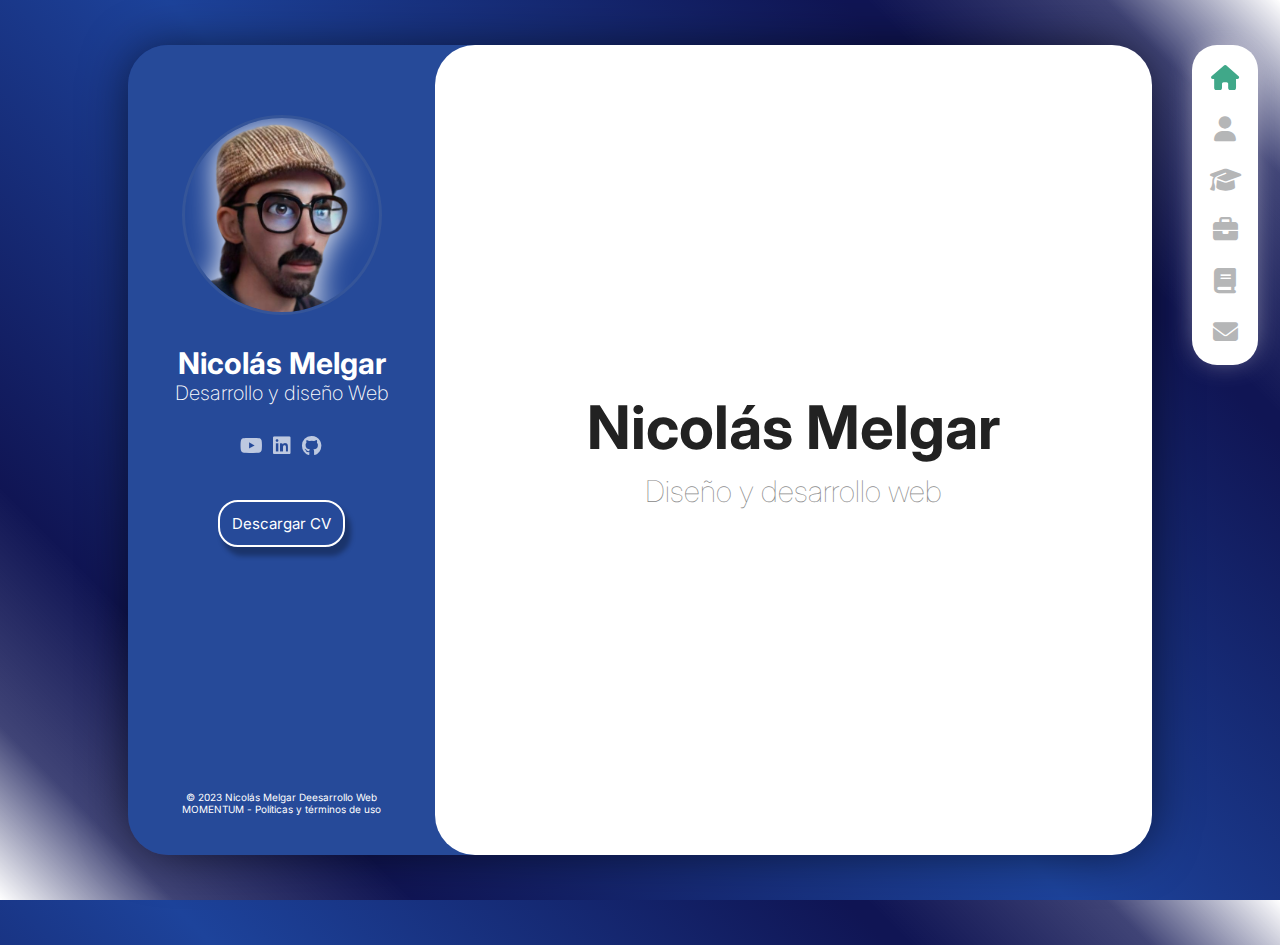
<file: index.html>
<!DOCTYPE html>
<html lang="es">

<head>
    <!-- CARACTER Y ESCALA -->
    <meta charset="UTF-8">
    <meta name="viewport" content="width=device-width, initial-scale=1, maximum-scale=1">
    <meta http-equiv="X-UA-Compatible" content="IE=edge">

    <!-- DESCRIPPCIÓN Y KEYWORDS -->
    <meta name="description" content="Sitio de Nicolás Melgar dedicado al diseño y desarrollo web como Front End">
    <meta name="keywwords"
        content="NICOLAS, MELGAR, NICOLAS MELGAR, FRONT END, FRONTEND, DISEÑO WEB, DESARROLLO WEB, HTML, CSS, JAVASCRIPT, JAVA, SASS, BOOTSTRAP, GIT">

    <!-- Google / Search Engine Tags -->
    <meta itemprop="name" content="Nicolas Melgar Desarrollo Web">
    <meta itemprop="description" content="Sitio de Nicolás Melgar dedicado al diseño y desarrollo web como Front End">
    <meta itemprop="image" content="assets\img\LentesSF.png">

    <!-- Facebook Meta Tags -->
    <meta property="og:url" content="https://nicolasmelgar.github.io/Portafolio">
    <meta property="og:type" content="website">
    <meta property="og:title" content="N/M Desarrollo Web">
    <meta property="og:description"
        content="Sitio de Nicolás Melgar dedicado al diseño y desarrollo web como Front End">
    <meta property="og:image" content="assets\img\LentesSF.png">

    <!-- Twitter Meta Tags -->
    <meta name="twitter:card" content="summary_large_image">
    <meta name="twitter:title" content="N/M Desarrollo Web">
    <meta name="twitter:description"
        content="Sitio de Nicolás Melgar dedicado al diseño y desarrollo web como Front End">
    <meta name="twitter:image" content="assets\img\LentesSF.png">


    <!-- Insignia Linkedin -->
    <script src="https://platform.linkedin.com/badges/js/profile.js" async defer type="text/javascript"></script>

    <!-- FAVICON -->
    <link rel="shortcut icon" href="./assets/img/LogoNMcuadrado.png" type="image/x-icon">

    <!-- FONTAWERSOME directo asseets -->
    <link rel="stylesheet" href="assets/fonts/fontawesome-free-6.4.0-web/fontawesome-free-6.4.0-web/css/all.min.css">

    <!-- Hoja estilos CSS -->
    <link rel="stylesheet" href="./assets/css/estilo.css">

    <!-- Font-family:  Inter -->
    <style>
        @import url('https://fonts.googleapis.com/css2?family=Inter:wght@200;400&display=swap');
    </style>

    <!-- Mi JS para menú -->
    <script src="assets/js/menu.js" defer> </script>

    <!-- TITULO -->
    <title>N/M Desarrollo Web</title>

</head>

<body>

    <!-- <div class="badge-base LI-profile-badge" data-locale="es_ES" data-size="medium" data-theme="dark" data-type="VERTICAL" data-vanity="nicolás-melgar" data-version="v1"><a class="badge-base__link LI-simple-link" href="https://ar.linkedin.com/in/nicol%C3%A1s-melgar?trk=profile-badge">Nicolás Melgar</a></div> -->
            
    <div class="layout">

        <!-- Barra lateral (info usuario) -->
        <aside class="layout__aside">

            <section class="aside__user-info">

                <!-- Información general de usuario -->
                <div class="user-info__general">
                    <div class="user-info__container-imagen">
                        <img class="user-info__imagen" src="assets/img/LentesSF.png" alt="Nicolas Melgar desarrollador web">
                    </div>

                    <h2 class="user-info__nombre">Nicolás Melgar</h2>
                    <h4 class="user-info__trabajo">Desarrollo y diseño Web</h4>
                </div>

                <!-- Menú de navegación -->
                <nav class="layout__menu">
                    <ul class="menu__list">
                        <li class="menu__option">
                            <a href="index.html" id="bloqueo-inicio">
                                <i class="menu__icon fa-solid fa-house"></i>
                                <span class="menu__overlay">Inicio</span>
                            </a>
                        </li>

                        <li class="menu__option">
                            <a href="./assets/pages/sobreMi.html">
                                <i class="menu__icon fa-solid fa-user"></i>
                                <span class="menu__overlay">Sobre Mi</span>
                            </a>
                        </li>

                        <li class="menu__option">
                            <a href="./assets/pages/estudios.html">
                                <i class="menu__icon fa-solid fa-graduation-cap"></i>
                                <span class="menu__overlay">Estudios</span>
                            </a>
                        </li>

                        <li class="menu__option">
                            <a href="./assets/pages/portafolio.html">
                                <i class="menu__icon fa-solid fa-briefcase"></i>
                                <span class="menu__overlay">Portafolio</span>
                            </a>
                        </li>

                        <li class="menu__option">
                            <a href="./assets/pages/blog.html">
                                <i class="menu__icon fa-solid fa-book"></i>
                                <span class="menu__overlay">Recursos</span>
                            </a>
                        </li>

                        <li class="menu__option">
                            <a href="./assets/pages/contacto.html">
                                <i class="menu__icon fa-solid fa-envelope"></i>
                                <span class="menu__overlay">Contacto</span>
                            </a>
                        </li>
                    </ul>

                </nav>
                <!--  Iconos de redes sociales-->
                <div class="user-info__links">
                    <ul class="links__social">
                        <li class="social_option">
                            <a href="https://www.youtube.com/channel/UCL3P7mSnAlcI4cWkn4Hp_7Q" class="social__link"
                                target="_blank">
                                <i class="social__icon-Y fa-brands fa-youtube"></i>
                            </a>
                        </li>

                        <li class="social_option">
                            <a href="https://www.linkedin.com/in/nicol%C3%A1s-melgar/" class="social__link"
                                target="_blank">
                                <i class="social__icon-L fa-brands fa-linkedin"></i>
                            </a>
                        </li>

                        <li class="social_option">
                            <a href="https://github.com/NicolasMelgar" class="social__link" target="_blank">
                                <i class="social__icon-G fa-brands fa-github"></i>
                            </a>
                        </li>
                    </ul>
                </div>


                <!-- Botón de descargar currículum-->
                <div class="user-info__buttons">
                    <a href="assets\doc\CV-Nicolas-Melgar.pdf" target="_blank" class="user-info__btn">Descargar CV</a>
                </div>


                <!-- Footer -->
                <footer class="user-info__footer">
                    <a class="user-info__politicas" href="./assets/pages/politicas.html">
                        &copy; 2023 Nicolás Melgar Deesarrollo Web <br>
                        MOMENTUM - Políticas y términos de uso
                    </a>
                </footer>

            </section>
        </aside>

        <!-- Menu responsive -->
        <div class="layout__menu-toggle">
            <i class="menu-toggle__icon fa-solid fa-bars"></i>
            <i class="menu-toggle__icon fa-solid fa-xmark"></i>
        </div>

        <!-- Contenido principal -->
        <main class="layout__content">
            <section class="content__page">
                <h1 class="page__name">Nicolás Melgar</h1>
                <h2 class="page__job">Diseño y desarrollo web</h2>
            </section>
        </main>
    </div>

</body>

</html>
</file>
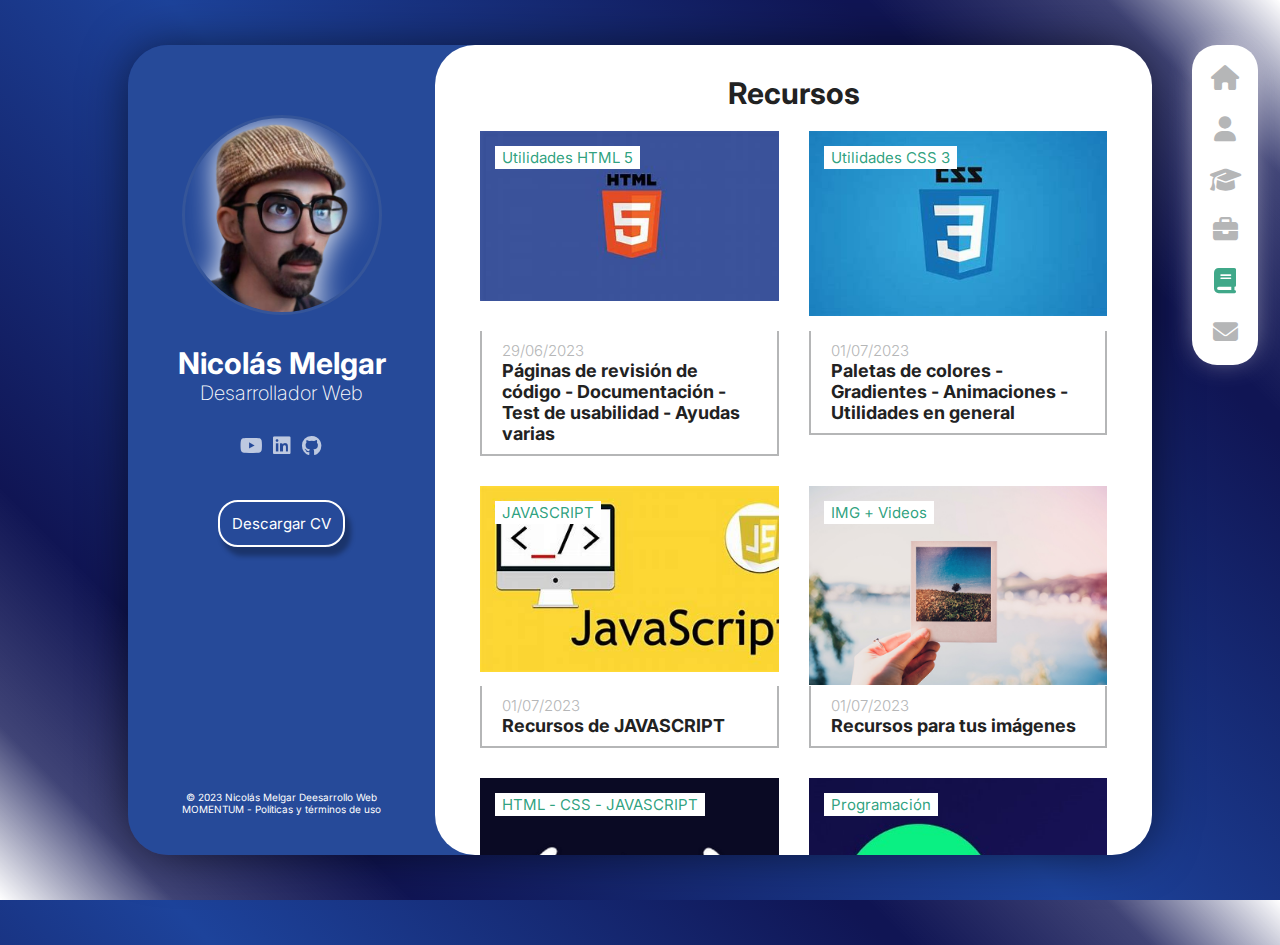
<file: assets/pages/blog.html>
<!DOCTYPE html>
<html lang="es">

<head>
    <!-- CARACTER Y ESCALA -->
    <meta charset="UTF-8">
    <meta name="viewport" content="width=device-width, initial-scale=1, maximum-scale=1">
    <meta http-equiv="X-UA-Compatible" content="IE=edge">

    <!-- DESCRIPPCIÓN Y KEY WORDS -->
    <meta name="description" content="Sitio de Nicolás Melgar dedicado al diseño y desarrollo web como Front End">
    <meta name="keywwords"
        content="FONTEND, FRONT END, DISEÑO WEB, DESARROLLO WEB, HTML, CSS, JAVASCRIPT, JAVA, SASS, BOOTSTRAP, GIT">

            <!-- Google / Search Engine Tags -->
    <meta itemprop="name" content="Nicolas Melgar Desarrollo Web">
    <meta itemprop="description" content="Sitio de Nicolás Melgar dedicado al diseño y desarrollo web como Front End">
    <meta itemprop="image" content="assets\img\LentesSF.png">

    <!-- Facebook Meta Tags -->
    <meta property="og:url" content="https://nicolasmelgar.github.io/Portafolio">
    <meta property="og:type" content="website">
    <meta property="og:title" content="N/M Desarrollo Web">
    <meta property="og:description"
        content="Sitio de Nicolás Melgar dedicado al diseño y desarrollo web como Front End">
    <meta property="og:image" content="assets\img\LentesSF.png">

    <!-- Twitter Meta Tags -->
    <meta name="twitter:card" content="summary_large_image">
    <meta name="twitter:title" content="N/M Desarrollo Web">
    <meta name="twitter:description"
        content="Sitio de Nicolás Melgar dedicado al diseño y desarrollo web como Front End">
    <meta name="twitter:image" content="assets\img\LentesSF.png">
    
    <!-- FAVICON -->
    <link rel="shortcut icon" href="./assets/img/LogoNMcuadrado.png" type="image/x-icon">

    <!-- FONTAWERSOME directo asseets -->
    <link rel="stylesheet" href="../fonts/fontawesome-free-6.4.0-web/fontawesome-free-6.4.0-web/css/all.min.css">

    <!-- Hoja estilos CSS -->
    <link rel="stylesheet" href="../css/estilo.css">

    <!-- Font-family:  Inter -->
    <style>
        @import url('https://fonts.googleapis.com/css2?family=Inter:wght@200;400&display=swap');
    </style>

    <!-- Mi JS para menú -->
    <script src="../js/menu.js" defer> </script>

    <!-- TITULO -->
    <title>N/M Desarrollo Web</title>

</head>

<body>
    <div class="layout">

        <!-- Barra lateral (info usuario) -->
        <aside class="layout__aside">

            <section class="aside__user-info">

                <!-- Información general de usuario -->
                <div class="user-info__general">
                    <div class="user-info__container-imagen">
                        <img class="user-info__imagen" src="../img/LentesSF.png" alt="Nicolas Melgar desarrollador web">
                    </div>

                    <h2 class="user-info__nombre">Nicolás Melgar</h2>
                    <h4 class="user-info__trabajo">Desarrollador Web</h4>
                </div>

                <!-- Menú de navegación -->
                <nav class="layout__menu">
                    <ul class="menu__list">
                        <li class="menu__option">
                            <a href="../../index.html">
                                <i class="menu__icon fa-solid fa-house"></i>
                                <span class="menu__overlay">Inicio</span>
                            </a>
                        </li>

                        <li class="menu__option">
                            <a href="sobreMi.html">
                                <i class="menu__icon fa-solid fa-user"></i>
                                <span class="menu__overlay">Sobre Mi</span>
                            </a>
                        </li>

                        <li class="menu__option">
                            <a href="estudios.html">
                                <i class="menu__icon fa-solid fa-graduation-cap"></i>
                                <span class="menu__overlay">Estudios</span>
                            </a>
                        </li>

                        <li class="menu__option">
                            <a href="portafolio.html">
                                <i class="menu__icon fa-solid fa-briefcase"></i>
                                <span class="menu__overlay">Portafolio</span>
                            </a>
                        </li>

                        <li class="menu__option">
                            <a href="blog.html" id="bloqueo-blog">
                                <i class="menu__icon fa-solid fa-book"></i>
                                <span class="menu__overlay">Recursos</span>
                            </a>
                        </li>

                        <li class="menu__option">
                            <a href="contacto.html">
                                <i class="menu__icon fa-solid fa-envelope"></i>
                                <span class="menu__overlay">Contacto</span>
                            </a>
                        </li>
                    </ul>

                </nav>
                <!--  Iconos de redes sociales-->
                <div class="user-info__links">
                    <ul class="links__social">
                        <li class="social_option">
                            <a href="https://www.youtube.com/channel/UCL3P7mSnAlcI4cWkn4Hp_7Q" class="social__link"
                                target="_blank">
                                <i class="social__icon-Y fa-brands fa-youtube"></i>
                            </a>
                        </li>

                        <li class="social_option">
                            <a href="https://www.linkedin.com/in/nicol%C3%A1s-melgar-6b9960270/" class="social__link"
                                target="_blank">
                                <i class="social__icon-L fa-brands fa-linkedin"></i>
                            </a>
                        </li>

                        <li class="social_option">
                            <a href="https://github.com/NicolasMelgar" class="social__link" target="_blank">
                                <i class="social__icon-G fa-brands fa-github"></i>
                            </a>
                        </li>
                    </ul>
                </div>


                <!-- Botón de descargar currículum-->
                <div class="user-info__buttons">
                    <a href="../doc/CV-Nicolas-Melgar.pdf" target="_blank" class="user-info__btn">Descargar CV</a>
                </div>

                <!-- Footer -->
                <footer class="user-info__footer">
                    <a class="user-info__politicas" href="politicas.html">
                    &copy; 2023 Nicolás Melgar Deesarrollo Web <br>
                    MOMENTUM - Políticas y términos de uso
                    </a>
            </footer>
            </section>
        </aside>

        <!-- Menu responsive -->
        <div class="layout__menu-toggle">
            <i class="menu-toggle__icon fa-solid fa-bars"></i>
            <i class="menu-toggle__icon fa-solid fa-xmark"></i>
        </div>

        <!-- Contenido principal -->
        <main class="layout__content">
            <section class="content__page content__blog">
                <!-- ESTE CONTENIDO ES LO QUE CAMBIA ENTRE LAS PÁGINAS -->
                <header class="blog__header">
                    <h1 class="blog__title">
                        Recursos
                    </h1>
                </header>

                <section class="blog__articulo">

                    <!-- Artículo linkeado oculto -->
                    <article class="articulos__articulo">
                        <div class="articulo__top">
                            <div class="articulo__categoria">
                                Utilidades HTML 5
                            </div>
                            <a href="recursosHTML.html" class="articulo__image-link" >
                                <div class="articulo__mascara">
                                    <img class="articulo__img" src="../img/html.jpg" alt="Imagen de HTML 5">
                                </div>
                                <div class="articulo__logo">
                                    <i class="articulo__icon fa-solid fa-book"></i>
                                </div>
                            </a>
                        </div>

                        <div class="articulo__bottom">
                            <div class="articulo__date">29/06/2023</div>
                            <a  href="recursosHTML.html" class="articulo__link" >
                                <h2 class="articulo__titulo">
                                    Páginas de revisión de código - Documentación - Test de usabilidad - Ayudas varias
                                </h2>
                            </a>
                        </div>
                    </article>

                    <!-- Artículo linkeado oculto -->
                    <article class="articulos__articulo">
                        <div class="articulo__top">
                            <div class="articulo__categoria">
                                Utilidades CSS 3
                            </div>
                            <a href="recursosCSS.html" class="articulo__image-link" >
                                <div class="articulo__mascara">
                                    <img class="articulo__img" src="../img/css.jpg" alt="Imagen de CSS 3">
                                </div>
                                <div class="articulo__logo">
                                    <i class="articulo__icon fa-solid fa-book"></i>
                                </div>
                            </a>
                        </div>

                        <div class="articulo__bottom">
                            <div class="articulo__date">01/07/2023</div>
                            <a href="recursosCSS.html" class="articulo__link" >
                                <h2 class="articulo__titulo">
                                    Paletas de colores - Gradientes - Animaciones - Utilidades en general
                                </h2>
                            </a>
                        </div>
                    </article>

                    <!-- Armar JAVASCRIPT -->
                    <article class="articulos__articulo">
                        <div class="articulo__top">
                            <div class="articulo__categoria">
                                JAVASCRIPT
                            </div>
                            <a href="recursosJava.html" class="articulo__image-link">
                                <div class="articulo__mascara">
                                    <img class="articulo__img" src="../img/JS2.jpg" alt="imagen freecodecamp">
                                </div>
                                <div class="articulo__logo">
                                    <i class="articulo__icon fa-solid fa-book"></i>
                                </div>
                            </a>
                        </div>

                        <div class="articulo__bottom">
                            <div class="articulo__date">01/07/2023</div>
                            <a href="recursosJava.html" class="articulo__link" >
                                <h2 class="articulo__titulo">
                                    Recursos de JAVASCRIPT
                                </h2>
                            </a>
                        </div>
                    </article>

                    <!-- Armar RECURSOS PARA IMG -->
                    <article class="articulos__articulo">
                        <div class="articulo__top">
                            <div class="articulo__categoria">
                                IMG + Videos
                            </div>
                            <a href="recursosImg.html" class="articulo__image-link" >
                                <div class="articulo__mascara">
                                    <img class="articulo__img" src="../img/galeria-6.jpg" alt="imagen para recursos imágenes">
                                </div>
                                <div class="articulo__logo">
                                    <i class="articulo__icon fa-solid fa-book"></i>
                                </div>
                            </a>
                        </div>

                        <div class="articulo__bottom">
                            <div class="articulo__date">01/07/2023</div>
                            <a href="recursosImg.html" class="articulo__link" >
                                <h2 class="articulo__titulo">
                                    Recursos para tus imágenes
                                </h2>
                            </a>
                        </div>
                    </article>

                    <!-- Artículo 1 -->
                    <article class="articulos__articulo">
                        <div class="articulo__top">
                            <div class="articulo__categoria">
                                HTML - CSS - JAVASCRIPT
                            </div>
                            <a href="https://www.freecodecamp.org/" class="articulo__image-link" target="_blank">
                                <div class="articulo__mascara">
                                    <img class="articulo__img" src="../img/FCC.jpg" alt="imagen freecodecamp">
                                </div>
                                <div class="articulo__logo">
                                    <i class="articulo__icon fa-solid fa-book"></i>
                                </div>
                            </a>
                        </div>

                        <div class="articulo__bottom">
                            <div class="articulo__date">21/06/2023</div>
                            <a href="https://www.freecodecamp.org/" class="articulo__link" target="_blank">
                                <h2 class="articulo__titulo">
                                    Cómo aprender a programar en 2023 - Gratis
                                </h2>
                            </a>
                        </div>
                    </article>

                    <!-- Artículo 2 -->
                    <article class="articulos__articulo">
                        <div class="articulo__top">
                            <div class="articulo__categoria">
                                Programación
                            </div>
                            <a href="https://open-bootcamp.com/" class="articulo__image-link" target="_blank">
                                <div class="articulo__mascara">
                                    <img class="articulo__img" src="../img/openbootcamp.jpg" alt="imagen openbootcamp">
                                </div>
                                <div class="articulo__logo">
                                    <i class="articulo__icon fa-solid fa-book"></i>
                                </div>
                            </a>
                        </div>

                        <div class="articulo__bottom">
                            <div class="articulo__date">21/03/2023</div>
                            <a href="https://open-bootcamp.com/" class="articulo__link" target="_blank">
                                <h2 class="articulo__titulo">
                                    Introducción a la programación en 2023 - Gratis
                                </h2>
                            </a>
                        </div>
                    </article>

                    <!-- Artículo 3 -->
                    <article class="articulos__articulo">
                        <div class="articulo__top">
                            <div class="articulo__categoria">
                                Full Stack
                            </div>
                            <a href="https://fullstackopen.com/es/" class="articulo__image-link" target="_blank">
                                <div class="articulo__mascara">
                                    <img class="articulo__img" src="../img/helsinki.png"
                                        alt="imagen curso universidad helsinki">
                                </div>
                                <div class="articulo__logo">
                                    <i class="articulo__icon fa-solid fa-book"></i>
                                </div>
                            </a>
                        </div>

                        <div class="articulo__bottom">
                            <div class="articulo__date">21/04/2023</div>
                            <a href="https://fullstackopen.com/es/" class="articulo__link" target="_blank">
                                <h2 class="articulo__titulo">
                                    Full Stack de la Universisdad de Helsinki en 2023 - Gratis
                                </h2>
                            </a>
                        </div>
                    </article>

                    <!-- Artículo 4 -->
                    <article class="articulos__articulo">
                        <div class="articulo__top">
                            <div class="articulo__categoria">
                                Proyecto
                            </div>
                            <a href="https://www.theodinproject.com/" class="articulo__image-link" target="_blank">
                                <div class="articulo__mascara">
                                    <img class="articulo__img" src="../img/odin.png" alt="imagen proyecto odin">
                                </div>
                                <div class="articulo__logo">
                                    <i class="articulo__icon fa-solid fa-book"></i>
                                </div>
                            </a>
                        </div>

                        <div class="articulo__bottom">
                            <div class="articulo__date">21/02/2023</div>
                            <a href="https://www.theodinproject.com/" class="articulo__link" target="_blank">
                                <h2 class="articulo__titulo">
                                    Proyecto Odin para aprender a programar en 2023 - Gratis - Pago
                                </h2>
                            </a>
                        </div>
                    </article>

                    <!-- Artículo 5 -->
                    <article class="articulos__articulo">
                        <div class="articulo__top">
                            <div class="articulo__categoria">
                                Prácticas HTML - CSS - JAVASCRIPT
                            </div>
                            <a href="https://www.codewell.cc/challenges" class="articulo__image-link" target="_blank">
                                <div class="articulo__mascara">
                                    <img class="articulo__img" src="../img/codewell.png" alt="imagen de codewell">
                                </div>
                                <div class="articulo__logo">
                                    <i class="articulo__icon fa-solid fa-book"></i>
                                </div>
                            </a>
                        </div>

                        <div class="articulo__bottom">
                            <div class="articulo__date">11/07/2023</div>
                            <a href="https://www.codewell.cc/challenges" class="articulo__link" target="_blank">
                                <h2 class="articulo__titulo">
                                    Sitio con prácticas para hacer sobre frontend - Gratis 
                                </h2>
                            </a>
                        </div>
                    </article>

                    <!-- Artículo 6 -->
                    <article class="articulos__articulo">
                        <div class="articulo__top">
                            <div class="articulo__categoria">
                                Prácticas HTML - CSS - JAVASCRIPT
                            </div>
                            <a href="https://www.frontendmentor.io/challenges" class="articulo__image-link"
                                target="_blank">
                                <div class="articulo__mascara">
                                    <img class="articulo__img" src="../img/frontendMentor.png"
                                        alt="Imagen de frontend mentor">
                                </div>
                                <div class="articulo__logo">
                                    <i class="articulo__icon fa-solid fa-book"></i>
                                </div>
                            </a>
                        </div>

                        <div class="articulo__bottom">
                            <div class="articulo__date">01/07/2023</div>
                            <a href="https://www.frontendmentor.io/challenges" class="articulo__link" target="_blank">
                                <h2 class="articulo__titulo">
                                    Sitio con prácticas para hacer sobre frontend - Gratis
                                </h2>
                            </a>
                        </div>
                    </article>


                </section>


            </section>
        </main>
    </div>

</body>

</html>
</file>
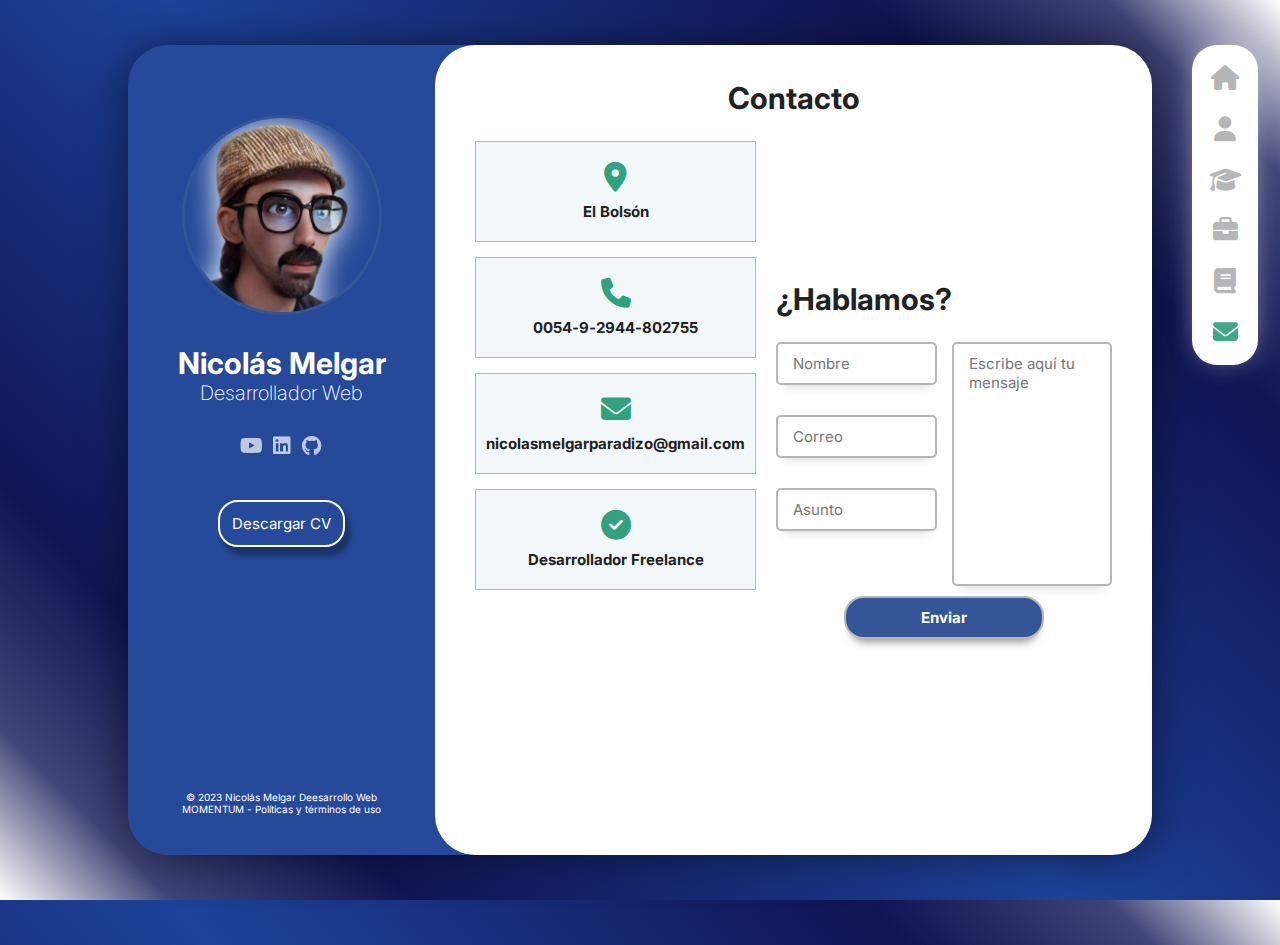
<file: assets/pages/contacto.html>
<!DOCTYPE html>
<html lang="es">

<head>
    <!-- CARACTER Y ESCALA -->
    <meta charset="UTF-8">
    <meta name="viewport" content="width=device-width, initial-scale=1, maximum-scale=1">
    <meta http-equiv="X-UA-Compatible" content="IE=edge">

    <!-- DESCRIPPCIÓN Y KEY WORDS -->
    <meta name="description" content="Sitio de Nicolás Melgar dedicado al diseño y desarrollo web como Front End">
    <meta name="keywwords"
        content="FONTEND, FRONT END, DISEÑO WEB, DESARROLLO WEB, HTML, CSS, JAVASCRIPT, JAVA, SASS, BOOTSTRAP, GIT">

    <!-- Google / Search Engine Tags -->
    <meta itemprop="name" content="Nicolas Melgar Desarrollo Web">
    <meta itemprop="description" content="Sitio de Nicolás Melgar dedicado al diseño y desarrollo web como Front End">
    <meta itemprop="image" content="assets\img\LentesSF.png">

    <!-- Facebook Meta Tags -->
    <meta property="og:url" content="https://nicolasmelgar.github.io/Portafolio">
    <meta property="og:type" content="website">
    <meta property="og:title" content="N/M Desarrollo Web">
    <meta property="og:description"
        content="Sitio de Nicolás Melgar dedicado al diseño y desarrollo web como Front End">
    <meta property="og:image" content="assets\img\LentesSF.png">

    <!-- Twitter Meta Tags -->
    <meta name="twitter:card" content="summary_large_image">
    <meta name="twitter:title" content="N/M Desarrollo Web">
    <meta name="twitter:description"
        content="Sitio de Nicolás Melgar dedicado al diseño y desarrollo web como Front End">
    <meta name="twitter:image" content="assets\img\LentesSF.png">
    

    <!-- FAVICON -->
    <link rel="shortcut icon" href="./assets/img/LogoNMcuadrado.png" type="image/x-icon">

    <!-- FONTAWERSOME directo asseets -->
    <link rel="stylesheet" href="../fonts/fontawesome-free-6.4.0-web/fontawesome-free-6.4.0-web/css/all.min.css">

    <!-- Hoja estilos CSS -->
    <link rel="stylesheet" href="../css/estilo.css">


    <script src="../js/map.js" defer></script>
    <!-- Font-family:  Inter -->
    <style>
        @import url('https://fonts.googleapis.com/css2?family=Inter:wght@200;400&display=swap');
    </style>

    <!-- Mi JS para menú -->
    <script src="../js/menu.js" defer> </script>

    <!-- TITULO -->
    <title>N/M Desarrollo Web</title>

</head>

<body>
    <div class="layout">

        <!-- Barra lateral (info usuario) -->
        <aside class="layout__aside">

            <section class="aside__user-info">

                <!-- Información general de usuario -->
                <div class="user-info__general">
                    <div class="user-info__container-imagen">
                        <img class="user-info__imagen" src="../img/LentesSF.png" alt="Nicolas Melgar desarrollador web">
                    </div>

                    <h2 class="user-info__nombre">Nicolás Melgar</h2>
                    <h4 class="user-info__trabajo">Desarrollador Web</h4>
                </div>

                <!-- Menú de navegación -->
                <nav class="layout__menu">
                    <ul class="menu__list">
                        <li class="menu__option">
                            <a href="../../index.html">
                                <i class="menu__icon fa-solid fa-house"></i>
                                <span class="menu__overlay">Inicio</span>
                            </a>
                        </li>

                        <li class="menu__option">
                            <a href="sobreMi.html">
                                <i class="menu__icon fa-solid fa-user"></i>
                                <span class="menu__overlay">Sobre Mi</span>
                            </a>
                        </li>

                        <li class="menu__option">
                            <a href="estudios.html">
                                <i class="menu__icon fa-solid fa-graduation-cap"></i>
                                <span class="menu__overlay">Estudios</span>
                            </a>
                        </li>

                        <li class="menu__option">
                            <a href="portafolio.html">
                                <i class="menu__icon fa-solid fa-briefcase"></i>
                                <span class="menu__overlay">Portafolio</span>
                            </a>
                        </li>

                        <li class="menu__option">
                            <a href="blog.html">
                                <i class="menu__icon fa-solid fa-book"></i>
                                <span class="menu__overlay">Recursos</span>
                            </a>
                        </li>

                        <li class="menu__option">
                            <a href="contacto.html" id="bloqueo-contacto">
                                <i class="menu__icon fa-solid fa-envelope"></i>
                                <span class="menu__overlay">Contacto</span>
                            </a>
                        </li>
                    </ul>

                </nav>
                <!--  Iconos de redes sociales-->
                <div class="user-info__links">
                    <ul class="links__social">
                        <li class="social_option">
                            <a href="https://www.youtube.com/channel/UCL3P7mSnAlcI4cWkn4Hp_7Q" class="social__link"
                                target="_blank">
                                <i class="social__icon-Y fa-brands fa-youtube"></i>
                            </a>
                        </li>

                        <li class="social_option">
                            <a href="https://www.linkedin.com/in/nicol%C3%A1s-melgar-6b9960270/" class="social__link"
                                target="_blank">
                                <i class="social__icon-L fa-brands fa-linkedin"></i>
                            </a>
                        </li>

                        <li class="social_option">
                            <a href="https://github.com/NicolasMelgar" class="social__link" target="_blank">
                                <i class="social__icon-G fa-brands fa-github"></i>
                            </a>
                        </li>
                    </ul>
                </div>


                <!-- Botón de descargar currículum-->
                <div class="user-info__buttons">
                    <a href="../doc/CV-Nicolas-Melgar.pdf" target="_blank" class="user-info__btn">Descargar CV</a>
                </div>

                <!-- Footer -->
                <footer class="user-info__footer">
                    <a class="user-info__politicas" href="politicas.html">
                        &copy; 2023 Nicolás Melgar Deesarrollo Web <br>
                        MOMENTUM - Políticas y términos de uso
                        </a>
                </footer>
            </section>
        </aside>

        <!-- Menu responsive -->
        <div class="layout__menu-toggle">
            <i class="menu-toggle__icon fa-solid fa-bars"></i>
            <i class="menu-toggle__icon fa-solid fa-xmark"></i>
        </div>
        
        <!-- Contenido principal -->
        <main class="layout__content">
            <section class="content__page content__contacto">
                <!-- ESTE CONTENIDO ES LO QUE CAMBIA ENTRE LAS PÁGINAS -->
                <header class="contacto__header">
                    <h1 class="contacto__title">
                        Contacto
                    </h1>
                </header>

                <div class="contacto__container">
                    <section class="contacto__info">
                        <div class="contacto__data">
                            <i class="contacto__icon fa-solid fa-location-dot"></i>
                            <h2 class="contacto__subtitulo">
                                El Bolsón
                            </h2>
                        </div>
                        <div class="contacto__data">
                            <i class="contacto__icon fa-solid fa-phone"></i>
                            <h2 class="contacto__subtitulo">
                                0054-9-2944-802755
                            </h2>
                        </div>
                        <div class="contacto__data">
                            <i class="contacto__icon fa-solid fa-envelope"></i>
                            <h2 class="contacto__subtitulo">
                                nicolasmelgarparadizo@gmail.com
                            </h2>
                        </div>
                        <div class="contacto__data">
                            <i class="contacto__icon fa-solid fa-circle-check"></i>
                            <h2 class="contacto__subtitulo">
                                Desarrollador Freelance
                            </h2>
                        </div>
                    </section>

                    <section class="contacto__form-box">
                        <div class="contacto__map" id="carga-iframe-mapa">
                            <span class="loader"></span>
                        </div>
                        <header class="contacto__form-header">
                            <h3 class="contacto__title">¿Hablamos?</h3>
                        </header>

                        <form class="contacto__form" action="https://formsubmit.co/nicolasmelgarparadizo@gmail.com" method="post">
                            <div class="form__container">
                                <section class="form__left">
                                    <div class="form__grupo">
                                        <input class="form__input" type="text" name="name" required
                                            placeholder="Nombre">
                                        <label class="form__label" for="name">Nombre</label>
                                    </div>
                                    <div class="form__grupo">
                                        <input class="form__input" type="text" name="email" required
                                            placeholder="Correo">
                                        <label class="form__label" for="email">Correo</label>
                                    </div>
                                    <div class="form__grupo">
                                        <input class="form__input" type="text" name="asunto" required
                                            placeholder="Asunto">
                                        <label class="form__label" for="asunto">Asunto</label>
                                    </div>

                                </section>

                                <section class="form__right">
                                    <div class="form__grupo form__group-textarea">

                                        <textarea class="form__input form__input-textarea" name="mensaje" id=""
                                            cols="30" rows="10" placeholder="Escribe aquí tu mensaje"></textarea>
                                        <label class="form__label" for="mensaje">Mensaje</label>
                                    </div>

                                </section>
                            </div>
                            <!-- <input class="form__btn" type="submit" value="Enviar mensaje"> -->
                            <button type="submit" class="form__btn">Enviar</button>
                            <input type="hidden" name="_next" value=" http://127.0.0.1:5500/">
                            <input type="hidden" name="_captcha" value="false">
                        </form>
                    </section>
                </div>

            </section>
        </main>
    </div>

</body>

</html>
</file>
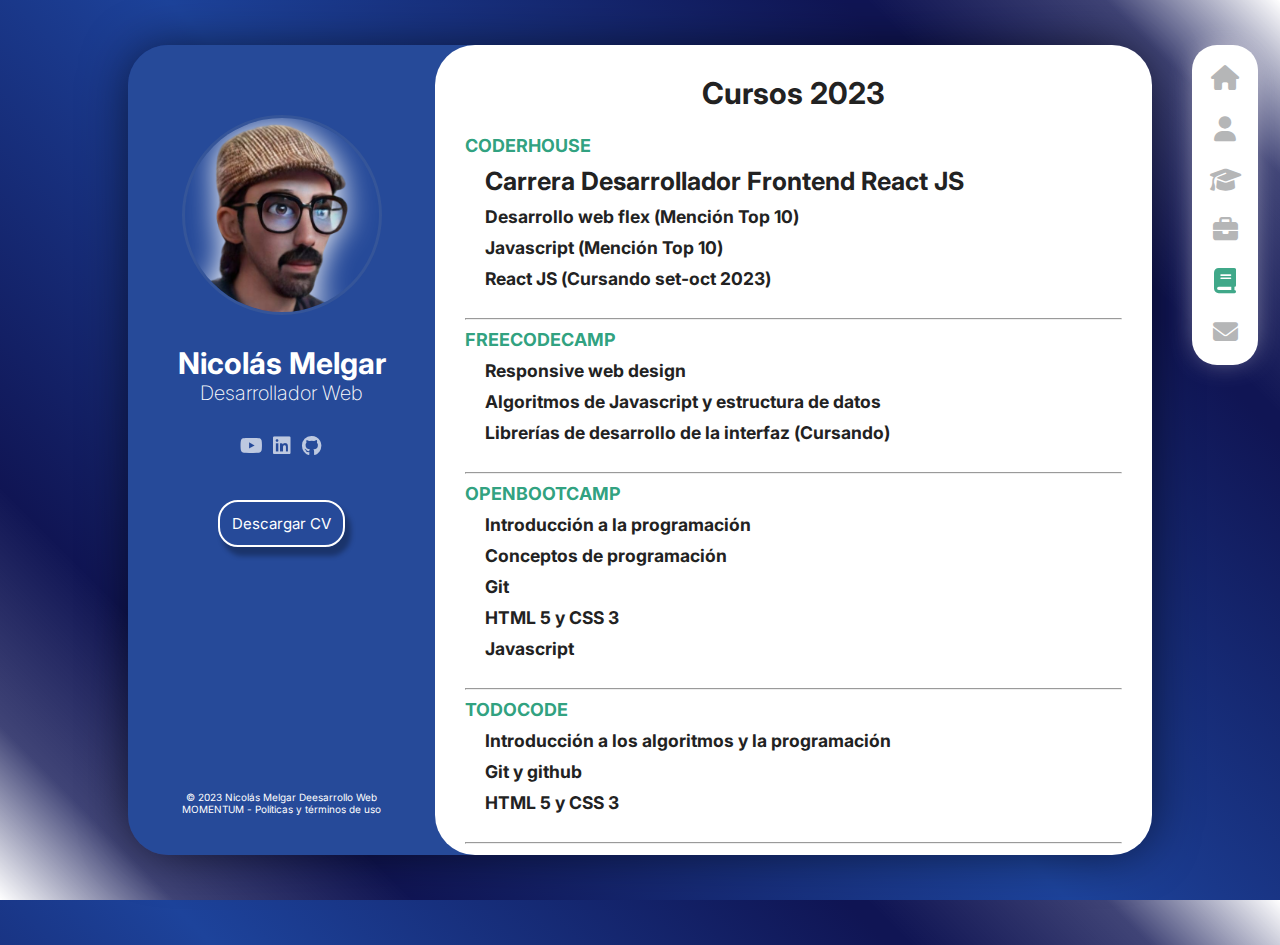
<file: assets/pages/cursos.html>
<!DOCTYPE html>
<html lang="es">

<head>
    <!-- CARACTER Y ESCALA -->
    <meta charset="UTF-8">
    <meta name="viewport" content="width=device-width, initial-scale=1, maximum-scale=1">
    <meta http-equiv="X-UA-Compatible" content="IE=edge">

    <!-- DESCRIPPCIÓN Y KEY WORDS -->
    <meta name="description" content="Sitio de Nicolás Melgar dedicado al diseño y desarrollo web como Front End">
    <meta name="keywwords"
        content="FONTEND, FRONT END, DISEÑO WEB, DESARROLLO WEB, HTML, CSS, JAVASCRIPT, JAVA, SASS, BOOTSTRAP, GIT">

    <!-- Google / Search Engine Tags -->
    <meta itemprop="name" content="Nicolas Melgar Desarrollo Web">
    <meta itemprop="description" content="Sitio de Nicolás Melgar dedicado al diseño y desarrollo web como Front End">
    <meta itemprop="image" content="assets\img\LentesSF.png">

    <!-- Facebook Meta Tags -->
    <meta property="og:url" content="https://nicolasmelgar.github.io/Portafolio">
    <meta property="og:type" content="website">
    <meta property="og:title" content="N/M Desarrollo Web">
    <meta property="og:description"
        content="Sitio de Nicolás Melgar dedicado al diseño y desarrollo web como Front End">
    <meta property="og:image" content="assets\img\LentesSF.png">

    <!-- Twitter Meta Tags -->
    <meta name="twitter:card" content="summary_large_image">
    <meta name="twitter:title" content="N/M Desarrollo Web">
    <meta name="twitter:description"
        content="Sitio de Nicolás Melgar dedicado al diseño y desarrollo web como Front End">
    <meta name="twitter:image" content="assets\img\LentesSF.png">

    <!-- FAVICON -->
    <link rel="shortcut icon" href="./assets/img/LogoNMcuadrado.png" type="image/x-icon">

    <!-- FONTAWERSOME directo asseets -->
    <link rel="stylesheet" href="../fonts/fontawesome-free-6.4.0-web/fontawesome-free-6.4.0-web/css/all.min.css">

    <!-- Hoja estilos CSS -->
    <link rel="stylesheet" href="../css/estilo.css">

    <!-- Font-family:  Inter -->
    <style>
        @import url('https://fonts.googleapis.com/css2?family=Inter:wght@200;400&display=swap');
    </style>

    <!-- Mi JS para menú -->
    <script src="../js/menu.js" defer> </script>

    <!-- TITULO -->
    <title>Cursos 2023</title>

</head>

<body>
    <div class="layout">

        <!-- Barra lateral (info usuario) -->
        <aside class="layout__aside">

            <section class="aside__user-info">

                <!-- Información general de usuario -->
                <div class="user-info__general">
                    <div class="user-info__container-imagen">
                        <img class="user-info__imagen" src="../img/LentesSF.png" alt="Nicolas Melgar desarrollador web">
                    </div>

                    <h2 class="user-info__nombre">Nicolás Melgar</h2>
                    <h4 class="user-info__trabajo">Desarrollador Web</h4>
                </div>

                <!-- Menú de navegación -->
                <nav class="layout__menu">
                    <ul class="menu__list">
                        <li class="menu__option">
                            <a href="../../index.html">
                                <i class="menu__icon fa-solid fa-house"></i>
                                <span class="menu__overlay">Inicio</span>
                            </a>
                        </li>

                        <li class="menu__option">
                            <a href="sobreMi.html">
                                <i class="menu__icon fa-solid fa-user"></i>
                                <span class="menu__overlay">Sobre Mi</span>
                            </a>
                        </li>

                        <li class="menu__option">
                            <a href="estudios.html">
                                <i class="menu__icon fa-solid fa-graduation-cap"></i>
                                <span class="menu__overlay">Estudios</span>
                            </a>
                        </li>

                        <li class="menu__option">
                            <a href="portafolio.html">
                                <i class="menu__icon fa-solid fa-briefcase"></i>
                                <span class="menu__overlay">Portafolio</span>
                            </a>
                        </li>

                        <li class="menu__option">
                            <a href="blog.html" id="bloqueo-blog">
                                <i class="menu__icon fa-solid fa-book"></i>
                                <span class="menu__overlay">Recursos</span>
                            </a>
                        </li>

                        <li class="menu__option">
                            <a href="contacto.html">
                                <i class="menu__icon fa-solid fa-envelope"></i>
                                <span class="menu__overlay">Contacto</span>
                            </a>
                        </li>
                    </ul>

                </nav>
                <!--  Iconos de redes sociales-->
                <div class="user-info__links">
                    <ul class="links__social">
                        <li class="social_option">
                            <a href="https://www.youtube.com/channel/UCL3P7mSnAlcI4cWkn4Hp_7Q" class="social__link"
                                target="_blank">
                                <i class="social__icon-Y fa-brands fa-youtube"></i>
                            </a>
                        </li>

                        <li class="social_option">
                            <a href="https://www.linkedin.com/in/nicol%C3%A1s-melgar-6b9960270/" class="social__link"
                                target="_blank">
                                <i class="social__icon-L fa-brands fa-linkedin"></i>
                            </a>
                        </li>

                        <li class="social_option">
                            <a href="https://github.com/NicolasMelgar" class="social__link" target="_blank">
                                <i class="social__icon-G fa-brands fa-github"></i>
                            </a>
                        </li>
                    </ul>
                </div>


                <!-- Botón de descargar currículum-->
                <div class="user-info__buttons">
                    <a href="../doc/CV-Nicolas-Melgar.pdf" target="_blank" class="user-info__btn">Descargar CV</a>
                </div>

                <!-- Footer -->
                <footer class="user-info__footer">
                    <a class="user-info__politicas" href="politicas.html">
                        &copy; 2023 Nicolás Melgar Deesarrollo Web <br>
                        MOMENTUM - Políticas y términos de uso
                    </a>
                </footer>
            </section>
        </aside>

        <!-- Menu responsive -->
        <div class="layout__menu-toggle">
            <i class="menu-toggle__icon fa-solid fa-bars"></i>
            <i class="menu-toggle__icon fa-solid fa-xmark"></i>
        </div>

        <!-- Contenido principal -->
        <main class="layout__content">
            <section class="content__page content__blog">
                <!-- ESTE CONTENIDO ES LO QUE CAMBIA ENTRE LAS PÁGINAS -->
                <header class="blog__header">
                    <h1 class="blog__title">
                        Cursos 2023
                    </h1>
                </header>

                <section class="cursos__curso">
                    <div>
                        <h2 class=" personal-info__title servicios__titulo">CODERHOUSE</h2>
                        <h3 class="servicios__titulo">Carrera Desarrollador Frontend React JS</h3>
                        <h3>Desarrollo web flex (Mención Top 10)</h3>
                        <h3 >Javascript (Mención Top 10)</h3>
                        <h3>React JS (Cursando set-oct 2023)</h3> <br>
                        </p>
                    </div>
                    <hr>

                    <div>
                        <h2 class=" personal-info__title servicios__titulo">FREECODECAMP</h2>
                        <h3>Responsive web design</h3>
                        <h3>Algoritmos de Javascript y estructura de datos</h3>
                        <h3>Librerías de desarrollo de la interfaz (Cursando)</h3>

                        <br>
                    </div>
                    <hr>

                    <div>
                        <h2 class=" personal-info__title servicios__titulo">OPENBOOTCAMP</h2>
                        <h3>Introducción a la programación</h3>
                        <h3>Conceptos de programación</h3>
                        <h3>Git</h3>
                        <h3>HTML 5 y CSS 3</h3>
                        <h3>Javascript</h3>
                        <br>
                    </div>
                    <hr>

                    <div>
                        <h2 class=" personal-info__title servicios__titulo">TODOCODE</h2>
                        <h3>Introducción a los algoritmos y la programación</h3>
                        <h3>Git y github</h3>
                        <h3>HTML 5 y CSS 3</h3>
                        <br>
                    </div>
                    <hr>

                    <div>
                        <h2 class=" personal-info__title servicios__titulo">BUENOS AIRES CIUDAD</h2>
                        <h3>Pensamiento computacional</h3>
                        <h3>Experiencia IA</h3>
                        <br>
                    </div>
                    <hr>

                    <div>
                        <h2 class=" personal-info__title servicios__titulo">GOOGLE ACTIVATE</h2>
                        <h3>Desarrollo web I</h3>
                        <h3>Desarrollo web II</h3>
                        <h3>Ciberseguridad en el trabajo remoto</h3>
                        <br>
                    </div>
                    <hr>

                    <div>
                        <h2 class=" personal-info__title servicios__titulo">CAMPUS BBVA</h2>
                        <h3>Cybersecurity for Managers</h3>
                        <h3>Data & Cybersecurity</h3>
                        <br>
                    </div>
                    <hr>

                    <div>
                        <h2 class=" personal-info__title servicios__titulo">LINKEDIN LEARNING</h2>
                        <h3>Fundamentos esenciales de la programación</h3>
                        <h3>Fundamentos de la programación: Más allá de lo básico</h3>
                        <h3>Fundamentos de la programación: Matemáticas discretas</h3>
                        <h3>Fundamentos del desarrollo web full stack o frontend</h3>

                        <h3>Concienciación en ciberseguridad</h3>

                        <h3>Integración HTML y CSS esencial</h3>
                        <h3>Integración HTML y CSS avanzado</h3>
                        <h3>CSS con SASS esencial</h3>
                        <h3>CSS: Diseño web responsive</h3>
                        <h3>Javascript esencial</h3>
                        <h3>Javascript trucos</h3>
                        <h3>Javascript ES6</h3>
                        <h3>Desafío de programación Javascript básico</h3>
                        <h3>Desafío de programación funcional en Javascript</h3>
                        <h3>Github para programadores</h3>
                        <h3>Github actions </h3>
                        <h3>Visual Studio Code 2022 esencial</h3>
                        <h3>Diseño digital trucos</h3>
                        <h3>Diseño para no diseñadores</h3>
                        <h3>Domina C</h3>
                        <h3>Ingles de negocios (Los cinco módulos)</h3>
                        <h3>Mejora tu inglés en el trabajo</h3>

                        <br>
                    </div>
                    <hr>









                </section>


            </section>
        </main>
    </div>

</body>

</html>
</file>
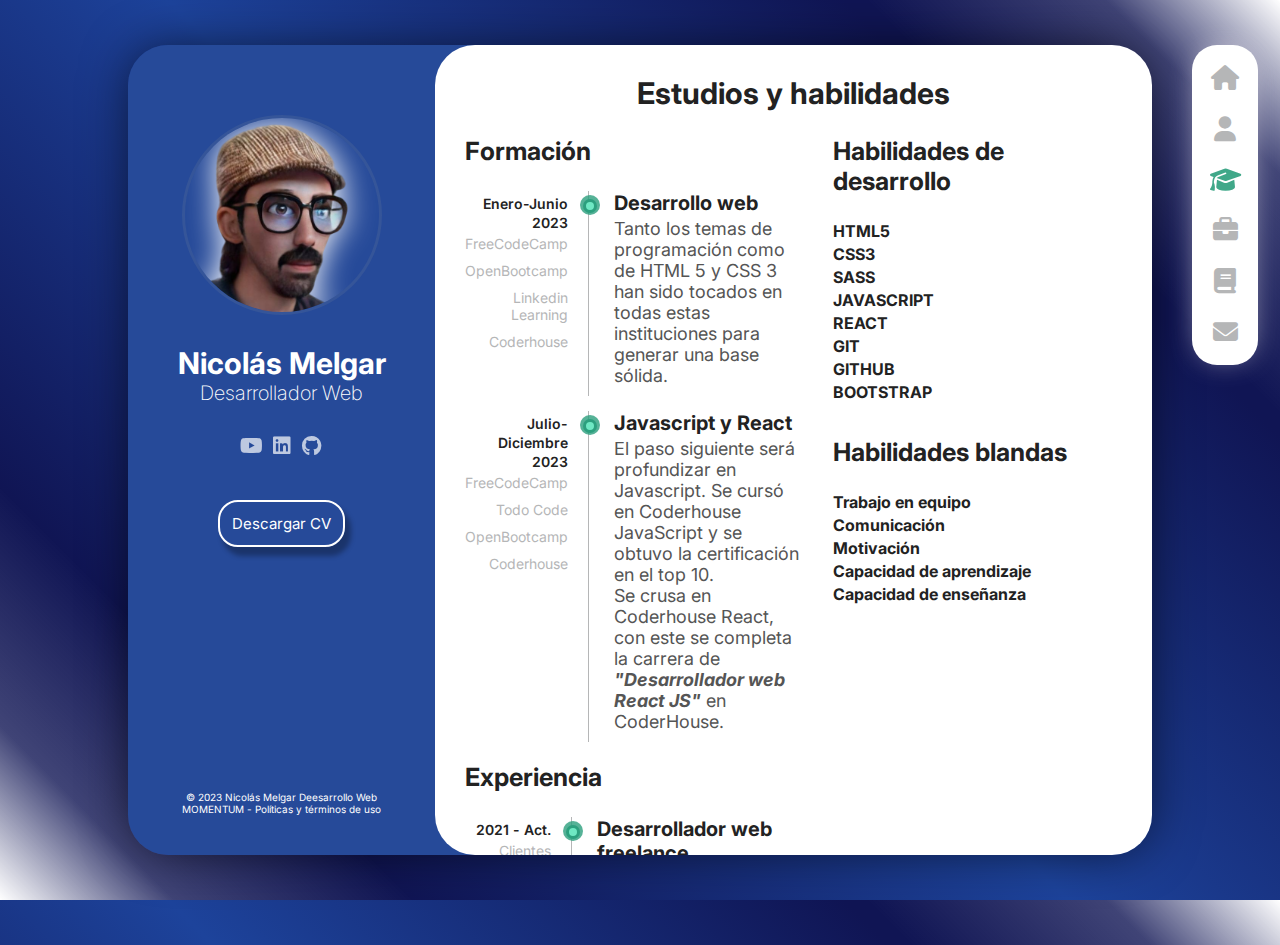
<file: assets/pages/estudios.html>
<!DOCTYPE html>
<html lang="es">

<head>
    <!-- CARACTER Y ESCALA -->
    <meta charset="UTF-8">
    <meta name="viewport" content="width=device-width, initial-scale=1, maximum-scale=1">
    <meta http-equiv="X-UA-Compatible" content="IE=edge">

    <!-- DESCRIPPCIÓN Y KEY WORDS -->
    <meta name="description" content="Sitio de Nicolás Melgar dedicado al diseño y desarrollo web como Front End">
    <meta name="keywwords"
        content="FONTEND, FRONT END, DISEÑO WEB, DESARROLLO WEB, HTML, CSS, JAVASCRIPT, JAVA, SASS, BOOTSTRAP, GIT">

            <!-- Google / Search Engine Tags -->
    <meta itemprop="name" content="Nicolas Melgar Desarrollo Web">
    <meta itemprop="description" content="Sitio de Nicolás Melgar dedicado al diseño y desarrollo web como Front End">
    <meta itemprop="image" content="assets\img\LentesSF.png">

    <!-- Facebook Meta Tags -->
    <meta property="og:url" content="https://nicolasmelgar.github.io/Portafolio">
    <meta property="og:type" content="website">
    <meta property="og:title" content="N/M Desarrollo Web">
    <meta property="og:description"
        content="Sitio de Nicolás Melgar dedicado al diseño y desarrollo web como Front End">
    <meta property="og:image" content="assets\img\LentesSF.png">

    <!-- Twitter Meta Tags -->
    <meta name="twitter:card" content="summary_large_image">
    <meta name="twitter:title" content="N/M Desarrollo Web">
    <meta name="twitter:description"
        content="Sitio de Nicolás Melgar dedicado al diseño y desarrollo web como Front End">
    <meta name="twitter:image" content="assets\img\LentesSF.png">
    
    <!-- FAVICON -->
    <link rel="shortcut icon" href="./assets/img/LogoNMcuadrado.png" type="image/x-icon">

    <!-- FONTAWERSOME directo asseets -->
    <link rel="stylesheet" href="../fonts/fontawesome-free-6.4.0-web/fontawesome-free-6.4.0-web/css/all.min.css">

    <!-- Hoja estilos CSS -->
    <link rel="stylesheet" href="../css/estilo.css">


    <!-- Font-family:  Inter -->
    <style>
        @import url('https://fonts.googleapis.com/css2?family=Inter:wght@200;400&display=swap');
    </style>

    <!-- Mi JS para menú -->
    <script src="../js/menu.js" defer> </script>

    <!-- TITULO -->
    <title>N/M Desarrollo Web</title>

</head>

<body>
    <div class="layout">

        <!-- Barra lateral (info usuario) -->
        <aside class="layout__aside">

            <section class="aside__user-info">

                <!-- Información general de usuario -->
                <div class="user-info__general">
                    <div class="user-info__container-imagen">
                        <img class="user-info__imagen" src="../img/LentesSF.png" alt="Nicolas Melgar desarrollador web">
                    </div>

                    <h2 class="user-info__nombre">Nicolás Melgar</h2>
                    <h4 class="user-info__trabajo">Desarrollador Web</h4>
                </div>

                <!-- Menú de navegación -->
                <nav class="layout__menu">
                    <ul class="menu__list">
                        <li class="menu__option">
                            <a href="../../index.html">
                                <i class="menu__icon fa-solid fa-house"></i>
                                <span class="menu__overlay">Inicio</span>
                            </a>
                        </li>

                        <li class="menu__option">
                            <a href="sobreMi.html">
                                <i class="menu__icon fa-solid fa-user"></i>
                                <span class="menu__overlay">Sobre Mi</span>
                            </a>
                        </li>

                        <li class="menu__option">
                            <a href="estudios.html" id="bloqueo-estudios">
                                <i class="menu__icon fa-solid fa-graduation-cap"></i>
                                <span class="menu__overlay">Estudios</span>
                            </a>
                        </li>

                        <li class="menu__option">
                            <a href="portafolio.html">
                                <i class="menu__icon fa-solid fa-briefcase"></i>
                                <span class="menu__overlay">Portafolio</span>
                            </a>
                        </li>

                        <li class="menu__option">
                            <a href="blog.html">
                                <i class="menu__icon fa-solid fa-book"></i>
                                <span class="menu__overlay">Blog</span>
                            </a>
                        </li>

                        <li class="menu__option">
                            <a href="contacto.html">
                                <i class="menu__icon fa-solid fa-envelope"></i>
                                <span class="menu__overlay">Contacto</span>
                            </a>
                        </li>
                    </ul>

                </nav>
                <!--  Iconos de redes sociales-->
                <div class="user-info__links">
                    <ul class="links__social">
                        <li class="social_option">
                            <a href="https://www.youtube.com/channel/UCL3P7mSnAlcI4cWkn4Hp_7Q" class="social__link"
                                target="_blank">
                                <i class="social__icon-Y fa-brands fa-youtube"></i>
                            </a>
                        </li>

                        <li class="social_option">
                            <a href="https://www.linkedin.com/in/nicol%C3%A1s-melgar-6b9960270/" class="social__link"
                                target="_blank">
                                <i class="social__icon-L fa-brands fa-linkedin"></i>
                            </a>
                        </li>

                        <li class="social_option">
                            <a href="https://github.com/NicolasMelgar" class="social__link" target="_blank">
                                <i class="social__icon-G fa-brands fa-github"></i>
                            </a>
                        </li>
                    </ul>
                </div>


                <!-- Botón de descargar currículum-->
                <div class="user-info__buttons">
                    <a href="../doc/CV-Nicolas-Melgar.pdf" target="_blank" class="user-info__btn">Descargar CV</a>
                </div>

                <!-- Footer -->
                <footer class="user-info__footer">
                    <a class="user-info__politicas" href="politicas.html">
                        &copy; 2023 Nicolás Melgar Deesarrollo Web <br>
                        MOMENTUM - Políticas y términos de uso
                        </a>
                </footer>
            </section>
        </aside>

        <!-- Menu responsive -->
        <div class="layout__menu-toggle">
            <i class="menu-toggle__icon fa-solid fa-bars"></i>
            <i class="menu-toggle__icon fa-solid fa-xmark"></i>
        </div>
        
        <!-- Contenido principal -->
        <main class="layout__content">
            <section class="content__page content__resume">
                <!-- ESTE CONTENIDO ES LO QUE CAMBIA ENTRE LAS PÁGINAS -->
                <header class="resume__header">
                    <h1 class="resume__title">
                        Estudios y habilidades
                    </h1>
                </header>

                <section class="resume__container">

                    <section class="resume__left">
                        <!-- CURRICULUM -->
                        <header class="resume__subheader">
                            <h2 class="resume__subtitle">
                                Formación
                            </h2>
                        </header>
                        <div class="resume__timelines">
                            <article class="timelines__timeline">
                                <header class="timeline__header">
                                    <h4 class="timeline__year"> Enero-Junio 2023 </h4>
                                    <span class="timeline__company">FreeCodeCamp</span>
                                    <span class="timeline__company">OpenBootcamp</span>
                                    <span class="timeline__company">Linkedin Learning</span>
                                    <span class="timeline__company">Coderhouse</span>
                                </header>

                                <div class="timeline__divider">

                                </div>

                                <div class="timeline__description">
                                    <h3 class="timeline__title">Desarrollo web </h3>
                                    <p class="timeline__description-P">
                                        Tanto los temas de programación como de HTML 5 y CSS 3 han sido tocados en todas
                                        estas instituciones para generar una base sólida.
                                    </p>
                                </div>
                            </article>

                            <article class="timelines__timeline">
                                <header class="timeline__header">
                                    <h4 class="timeline__year"> Julio-Diciembre 2023 </h4>
                                    <span class="timeline__company">FreeCodeCamp</span>
                                    <span class="timeline__company">Todo Code</span>
                                    <span class="timeline__company">OpenBootcamp</span>
                                    <span class="timeline__company">Coderhouse</span>
                                </header>

                                <div class="timeline__divider">

                                </div>

                                <div class="timeline__description">
                                    <h3 class="timeline__title">Javascript y React </h3>
                                    <p class="timeline__description-P">
                                        El paso siguiente será profundizar en Javascript.
                                        Se cursó en Coderhouse JavaScript y se obtuvo la certificación en el top 10.
                                        <br>Se crusa en Coderhouse React, con este se completa la carrera de <b><i>"Desarrollador web React JS"</i></b> en CoderHouse.

                                    </p>
                                </div>
                            </article>
                        </div>

                        <!-- EXPERIENCIA -->
                        <header class="resume__subheader">
                            <h2 class="resume__subtitle">
                                Experiencia
                            </h2>
                        </header>
                        <div class="resume__timelines">
                            <article class="timelines__timeline">
                                <header class="timeline__header">
                                    <h4 class="timeline__year"> 2021 - Act. </h4>
                                    <span class="timeline__company">Clientes particulares</span>
                                    <div class="servicio__icon">
                                        <i class="fa-solid fa-code"></i>
                                    </div>
                                </header>

                                <div class="timeline__divider">

                                </div>

                                <div class="timeline__description">
                                    <h3 class="timeline__title">Desarrollador web freelance </h3>
                                    <p class="timeline__description-P">
                                        En vista de mi intención de trabajar remoto, los clientes particulares para
                                        creación de sitios web ha sido una buena opción
                                        para adquirir experiencia y poder mostrar los proyectos con el permiso del
                                        cliente en mi portafolio.
                                    </p>
                                </div>
                            </article>

                            <article class="timelines__timeline">
                                <header class="timeline__header">
                                    <h4 class="timeline__year"> 2020 - Act. </h4>
                                    <span class="timeline__company">Educación</span>
                                    <div class="servicio__icon">
                                        <i class="fa-solid fa-chess"></i>
                                    </div>
                                </header>

                                <div class="timeline__divider">

                                </div>

                                <div class="timeline__description">
                                    <h3 class="timeline__title">Instructor - Profesor</h3>
                                    <p class="timeline__description-P">
                                        Ejercicio del cargo de instructor de Ajedrez y Profesor de Matemática en
                                        secundaria.
                                    </p>
                                </div>
                            </article>

                            <div class="resume__timelines">


                                <article class="timelines__timeline">
                                    <header class="timeline__header">
                                        <h4 class="timeline__year"> 2005 - Act. </h4>
                                        <span class="timeline__company">Educación</span>
                                        <div class="servicio__icon">
                                            <i class="fa-solid fa-chalkboard-user"></i>
                                        </div>
                                    </header>

                                    <div class="timeline__divider">

                                    </div>

                                    <div class="timeline__description">
                                        <h3 class="timeline__title">Profesor de Educación Primaria</h3>
                                        <p class="timeline__description-P">
                                            Ejercicio de la docencia en escuelas de educación primaria.
                                        </p>
                                    </div>
                                </article>
                            </div>
                        </div>
                    </section>

                    <section class="resume__right">
                        <!-- HABILIDADES DESARROLLO -->
                        <header class="resume__subheader">
                            <h2 class="resume__subtitle">
                                Habilidades de desarrollo
                            </h2>
                        </header>
                        <div class="resume__skills">
                            <!-- HTML5 -->

                            <article class="skills__title">
                                <h4 class="skills__text">HTML5</h4>
                                <!-- <span class="skills__number">80%</span> -->
                            </article>
                            
                            <!-- <div class="skills__progressbar">
                                <div class="skills__percent skills__percent--p1"></div>
                            </div> -->


                            <!-- CSS3 -->
                            <article class="skills__title">
                                <h4 class="skills__text">CSS3</h4>
                                <!-- <span class="skills__number">75%</span> -->
                            </article>
                            <!-- <div class="skills__progressbar">
                                <div class="skills__percent skills__percent--p2"></div>
                            </div> -->
                            <!-- SASS -->
                            <article class="skills__title">
                                <h4 class="skills__text">SASS</h4>
                                <!-- <span class="skills__number">75%</span> -->
                            </article>
                            <!-- <div class="skills__progressbar">
                                <div class="skills__percent skills__percent--p2"></div>
                            </div> -->

                            <!-- JAVA SCRIPT -->
                            <article class="skills__title">
                                <h4 class="skills__text">JAVASCRIPT</h4>
                                <!-- <span class="skills__number">60%</span> -->
                            </article>
                            <!-- <div class="skills__progressbar">
                                <div class="skills__percent skills__percent--p3"></div>
                            </div> -->

                            <!-- REACT -->
                            <article class="skills__title">
                                <h4 class="skills__text">REACT</h4>
                                <!-- <span class="skills__number">65%</span> -->
                            </article>
                            <!-- <div class="skills__progressbar">
                                <div class="skills__percent skills__percent--p4"></div>
                            </div> -->

                            <!-- GIT -->
                            <article class="skills__title">
                                <h4 class="skills__text">GIT</h4>
                                <!-- <span class="skills__number">80%</span> -->
                            </article>
                            <!-- <div class="skills__progressbar">
                                <div class="skills__percent skills__percent--p5"></div>
                            </div> -->

                            <!-- GIT -->
                            <article class="skills__title">
                                <h4 class="skills__text">GITHUB</h4>
                                <!-- <span class="skills__number">80%</span> -->
                            </article>
                            <!-- <div class="skills__progressbar">
                                <div class="skills__percent skills__percent--p5"></div>
                            </div> -->
                            <!-- BOOTSTRAP -->
                            <article class="skills__title">
                                <h4 class="skills__text">BOOTSTRAP</h4>
                                <!-- <span class="skills__number">90%</span> -->
                            </article>
                            <!-- <div class="skills__progressbar">
                                <div class="skills__percent skills__percent--p6"></div>
                            </div> -->
                        </div>

                        <!-- HABILIDADES BLANDAS -->
                        <header class="resume__subheader">
                            <h2 class="resume__subtitle">
                                Habilidades blandas
                            </h2>
                        </header>
                        <div class="resume__skills">
                            <!-- TRABAJO EN EQUIPO -->
                            <article class="skills__title">
                                <h4 class="skills__text">Trabajo en equipo</h4>
                                <!-- <span class="skills__number">95%</span> -->
                            </article>
                            <!-- <div class="skills__progressbar">
                                <div class="skills__percent skills__percent--p7"></div>
                            </div> -->

                            <!-- COMUNICACIÓN -->
                            <article class="skills__title">
                                <h4 class="skills__text">Comunicación</h4>
                                <!-- <span class="skills__number">80%</span> -->
                            </article>
                            <!-- <div class="skills__progressbar">
                                <div class="skills__percent skills__percent--p8"></div>
                            </div> -->

                            <!-- MOTIVACIÓN -->
                            <article class="skills__title">
                                <h4 class="skills__text">Motivación</h4>
                                <!-- <span class="skills__number">90%</span> -->
                            </article>
                            <!-- <div class="skills__progressbar">
                                <div class="skills__percent skills__percent--p9"></div>
                            </div> -->

                            <!-- APRENDIZAJE -->
                            <article class="skills__title">
                                <h4 class="skills__text">Capacidad de aprendizaje</h4>
                                <!-- <span class="skills__number">97%</span> -->
                            </article>
                            <!-- <div class="skills__progressbar">
                                <div class="skills__percent skills__percent--p10"></div>
                            </div> -->

                            <!-- ENSEÑANZA -->
                            <article class="skills__title">
                                <h4 class="skills__text">Capacidad de enseñanza</h4>
                                <!-- <span class="skills__number">91%</span> -->
                            </article>
                            <!-- <div class="skills__progressbar">
                                <div class="skills__percent skills__percent--p11"></div>
                            </div> -->

                            <!-- CONSTANCIA -->
                            <!-- <article class="skills__title">
                                <h4 class="skills__text">Constancia</h4> -->
                                <!-- <span class="skills__number">96%</span> -->
                            <!-- </article> -->
                            <!-- <div class="skills__progressbar">
                                <div class="skills__percent skills__percent--p12"></div>
                            </div> -->
                        </div>
                    </section>

                </section>


                <!-- CERTIFICADOS -->
                <div class="resume__certificate">
                    <header class="resume__subheader">
                        <h2 class="resume__subtitle">
                            Cursos y Certificados 
                            <a href="../pages/cursos.html" style="font-size: 15px; color:  rgba(44, 159, 125, 0.99); margin-top: 1rem;;">Ver todos los cursos</a>
                        </h2>
                    </header>
                    <section class="certificates__container">
                        <article class="certificates__certificate">
                            <div class="certificate__logo">
                                <img class="certificate__img" src="../img/Coonceptos-programacion.png"
                                    alt="Mi certificado">
                            </div>
                            <div class="certificate__content">
                                <h4 class="certificate__title">Conceptos de la Programación</h4>
                                <span class="certificate__id">Institución: Open Bootcamp</span>
                                <span class="certificate__date">2 de abril 2023</span>
                            </div>
                        </article>
                        <article class="certificates__certificate">
                            <div class="certificate__logo">
                                <img class="certificate__img" src="../img/Introducción-programacion.png"
                                    alt="Mi certificado">
                            </div>
                            <div class="certificate__content">
                                <h4 class="certificate__title">Introducción a la Programación</h4>
                                <span class="certificate__id">Institución: Open Bootcamp</span>
                                <span class="certificate__date">12 de abril 2023</span>
                            </div>
                        </article>
                        <article class="certificates__certificate">
                            <div class="certificate__logo">
                                <img class="certificate__img" src="../img/Desarrollo-web-google-activate.png"
                                    alt="Mi certificado">
                            </div>
                            <div class="certificate__content">
                                <h4 class="certificate__title">Introducción al desarrollo web I</h4>
                                <span class="certificate__id">Institución: Google activate</span>
                                <span class="certificate__date">12 de junio 2023</span>
                            </div>
                        </article>
                        <article class="certificates__certificate">
                            <div class="certificate__logo">
                                <img class="certificate__img" src="../img/HTML-CSS-FCC.png" alt="Mi certificado">
                            </div>
                            <div class="certificate__content">
                                <h4 class="certificate__title">HTML 5 y CSS 3</h4>
                                <span class="certificate__id">Intitución: freeCodeCamp</span>
                                <span class="certificate__date">30 de marzo 2023</span>
                            </div>
                        </article>
                        <article class="certificates__certificate">
                            <div class="certificate__logo">
                                <img class="certificate__img" src="../img/HTMLyCSS.png" alt="Mi certificado">
                            </div>
                            <div class="certificate__content">
                                <h4 class="certificate__title">HTML 5 y CSS 3</h4>
                                <span class="certificate__id">Institución: Open Bootcamp</span>
                                <span class="certificate__date">9 de abril 2023</span>
                            </div>
                        </article>
                    </section>
                </div>

            </section>
        </main>
    </div>

</body>

</html>
</file>
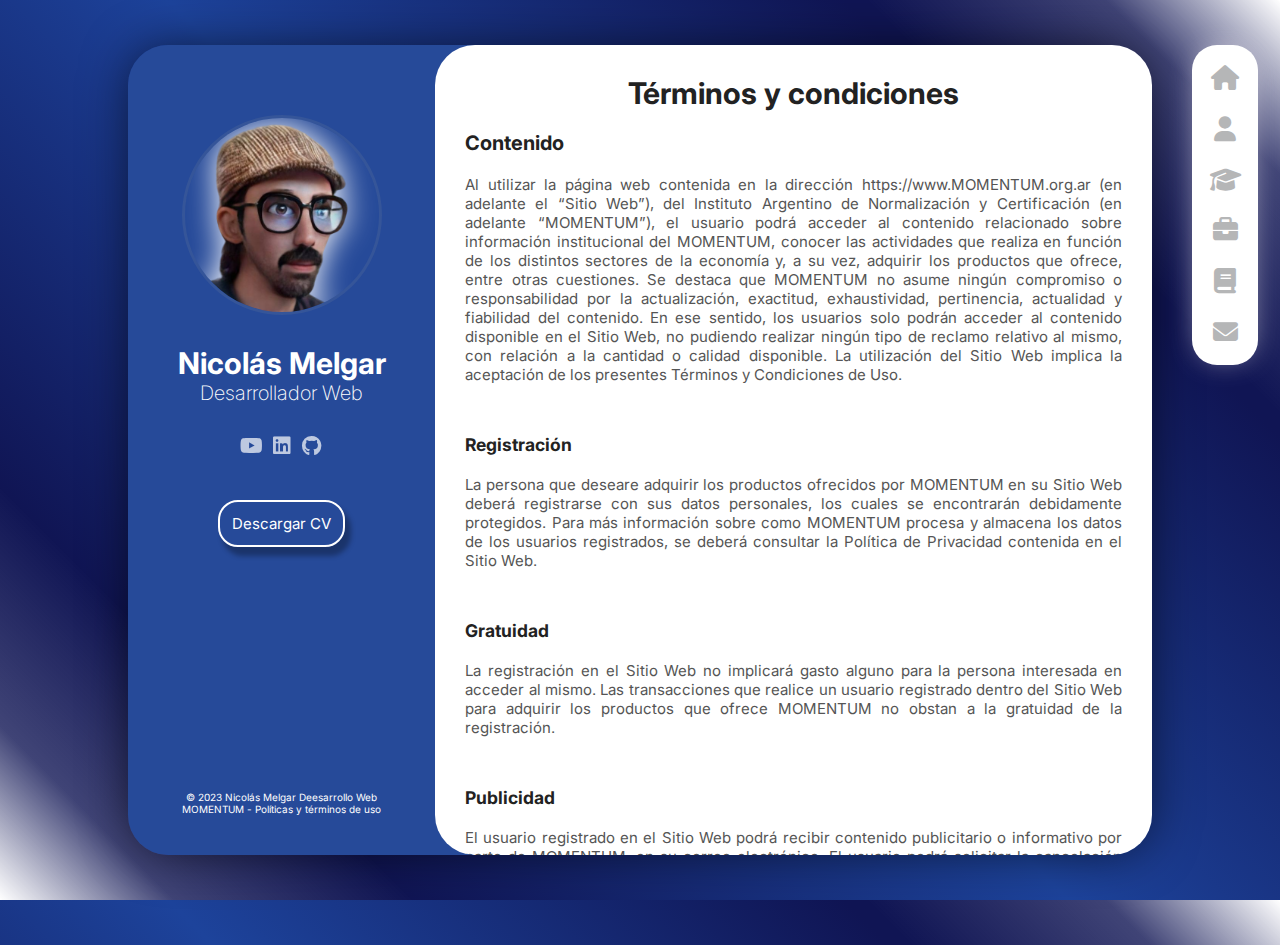
<file: assets/pages/politicas.html>
<!DOCTYPE html>
<html lang="es">

<head>
    <!-- CARACTER Y ESCALA -->
    <meta charset="UTF-8">
    <meta name="viewport" content="width=device-width, initial-scale=1, maximum-scale=1">
    <meta http-equiv="X-UA-Compatible" content="IE=edge">

    <!-- DESCRIPPCIÓN Y KEY WORDS -->
    <meta name="description" content="Sitio de Nicolás Melgar dedicado al diseño y desarrollo web como Front End">
    <meta name="keywwords"
        content="FONTEND, FRONT END, DISEÑO WEB, DESARROLLO WEB, HTML, CSS, JAVASCRIPT, JAVA, SASS, BOOTSTRAP, GIT">

            <!-- Google / Search Engine Tags -->
    <meta itemprop="name" content="Nicolas Melgar Desarrollo Web">
    <meta itemprop="description" content="Sitio de Nicolás Melgar dedicado al diseño y desarrollo web como Front End">
    <meta itemprop="image" content="assets\img\LentesSF.png">

    <!-- Facebook Meta Tags -->
    <meta property="og:url" content="https://nicolasmelgar.github.io/Portafolio">
    <meta property="og:type" content="website">
    <meta property="og:title" content="N/M Desarrollo Web">
    <meta property="og:description"
        content="Sitio de Nicolás Melgar dedicado al diseño y desarrollo web como Front End">
    <meta property="og:image" content="assets\img\LentesSF.png">

    <!-- Twitter Meta Tags -->
    <meta name="twitter:card" content="summary_large_image">
    <meta name="twitter:title" content="N/M Desarrollo Web">
    <meta name="twitter:description"
        content="Sitio de Nicolás Melgar dedicado al diseño y desarrollo web como Front End">
    <meta name="twitter:image" content="assets\img\LentesSF.png">
    
    <!-- FAVICON -->
    <link rel="shortcut icon" href="./assets/img/LogoNMcuadrado.png" type="image/x-icon">

    <!-- FONTAWERSOME directo asseets -->
    <link rel="stylesheet" href="../fonts/fontawesome-free-6.4.0-web/fontawesome-free-6.4.0-web/css/all.min.css">

    <!-- Hoja estilos CSS -->
    <link rel="stylesheet" href="../css/estilo.css">

    <!-- Font-family:  Inter -->
    <style>
        @import url('https://fonts.googleapis.com/css2?family=Inter:wght@200;400&display=swap');
    </style>

    <!-- Mi JS para menú -->
    <script src="../js/menu.js" defer> </script>


    <!-- TITULO -->
    <title>N/M Desarrollo Web</title>

</head>

<body>
    <div class="layout">

        <!-- Barra lateral (info usuario) -->
        <aside class="layout__aside">

            <section class="aside__user-info">

                <!-- Información general de usuario -->
                <div class="user-info__general">
                    <div class="user-info__container-imagen">
                        <img class="user-info__imagen" src="../img/LentesSF.png" alt="Nicolas Melgar desarrollador web">
                    </div>

                    <h2 class="user-info__nombre">Nicolás Melgar</h2>
                    <h4 class="user-info__trabajo">Desarrollador Web</h4>
                </div>

                <!-- Menú de navegación -->
                <nav class="layout__menu">
                    <ul class="menu__list">
                        <li class="menu__option">
                            <a href="../../index.html">
                                <i class="menu__icon fa-solid fa-house"></i>
                                <span class="menu__overlay">Inicio</span>
                            </a>
                        </li>

                        <li class="menu__option">
                            <a href="sobreMi.html">
                                <i class="menu__icon fa-solid fa-user"></i>
                                <span class="menu__overlay">Sobre Mi</span>
                            </a>
                        </li>

                        <li class="menu__option">
                            <a href="estudios.html">
                                <i class="menu__icon fa-solid fa-graduation-cap"></i>
                                <span class="menu__overlay">Estudios</span>
                            </a>
                        </li>

                        <li class="menu__option">
                            <a href="portafolio.html">
                                <i class="menu__icon fa-solid fa-briefcase"></i>
                                <span class="menu__overlay">Portafolio</span>
                            </a>
                        </li>

                        <li class="menu__option">
                            <a href="blog.html">
                                <i class="menu__icon fa-solid fa-book"></i>
                                <span class="menu__overlay">Recursos</span>
                            </a>
                        </li>

                        <li class="menu__option">
                            <a href="contacto.html">
                                <i class="menu__icon fa-solid fa-envelope"></i>
                                <span class="menu__overlay">Contacto</span>
                            </a>
                        </li>
                    </ul>

                </nav>
                <!--  Iconos de redes sociales-->
                <div class="user-info__links">
                    <ul class="links__social">
                        <li class="social_option">
                            <a href="https://www.youtube.com/channel/UCL3P7mSnAlcI4cWkn4Hp_7Q" class="social__link"
                                target="_blank">
                                <i class="social__icon-Y fa-brands fa-youtube"></i>
                            </a>
                        </li>

                        <li class="social_option">
                            <a href="https://www.linkedin.com/in/nicol%C3%A1s-melgar-6b9960270/" class="social__link"
                                target="_blank">
                                <i class="social__icon-L fa-brands fa-linkedin"></i>
                            </a>
                        </li>

                        <li class="social_option">
                            <a href="https://github.com/NicolasMelgar" class="social__link" target="_blank">
                                <i class="social__icon-G fa-brands fa-github"></i>
                            </a>
                        </li>
                    </ul>
                </div>


                <!-- Botón de descargar currículum-->
                <div class="user-info__buttons">
                    <a href="../doc/CV-Nicolas-Melgar.pdf" target="_blank" class="user-info__btn">Descargar CV</a>
                </div>

                <!-- Footer -->
                <footer class="user-info__footer">
                    <a class="user-info__politicas" href="politicas.html">
                        &copy; 2023 Nicolás Melgar Deesarrollo Web <br>
                        MOMENTUM - Políticas y términos de uso
                        </a>
                </footer>
            </section>
        </aside>

        <!-- Menu responsive -->
        <div class="layout__menu-toggle">
            <i class="menu-toggle__icon fa-solid fa-bars"></i>
            <i class="menu-toggle__icon fa-solid fa-xmark"></i>
        </div>

        <!-- Contenido principal -->
        <main class="layout__content">
            <section class="content__page content__portafolio">
                <!-- ESTE CONTENIDO ES LO QUE CAMBIA ENTRE LAS PÁGINAS -->
                <header class="portafolio__header">
                    <h1 class="portafolio__title">
                        Términos y condiciones
                    </h1>
                </header>

                <section class="terminos__general">
                    <!-- Mis términos -->
                
                    <h2 class="terminos__sub"> Contenido</h2>

                    <p class="terminos__contenido">
                        Al utilizar la página web contenida en la dirección https://www.MOMENTUM.org.ar (en adelante el “Sitio
                        Web”),
                        del Instituto Argentino de Normalización y Certificación (en adelante “MOMENTUM”), el usuario podrá acceder
                        al
                        contenido relacionado sobre información institucional del MOMENTUM, conocer las actividades que realiza en
                        función de los distintos sectores de la economía y, a su vez, adquirir los productos que ofrece, entre otras
                        cuestiones. Se destaca que MOMENTUM no asume ningún compromiso o responsabilidad por la actualización,
                        exactitud, exhaustividad, pertinencia, actualidad y fiabilidad del contenido. En ese sentido, los usuarios
                        solo
                        podrán acceder al contenido disponible en el Sitio Web, no pudiendo realizar ningún tipo de reclamo relativo
                        al
                        mismo, con relación a la cantidad o calidad disponible. La utilización del Sitio Web implica la aceptación
                        de
                        los presentes Términos y Condiciones de Uso.
                    </p>
            
                    <h3> Registración </h3>
            
                    <p class="terminos__contenido">
                        La persona que deseare adquirir los productos ofrecidos por MOMENTUM en su Sitio Web deberá registrarse con
                        sus
                        datos personales, los cuales se encontrarán debidamente protegidos. Para más información sobre como MOMENTUM
                        procesa y almacena los datos de los usuarios registrados, se deberá consultar la Política de Privacidad
                        contenida en el Sitio Web.
                    </p>
            
                    <h3> Gratuidad </h3>
            
                    <p class="terminos__contenido">
                        La registración en el Sitio Web no implicará gasto alguno para la persona interesada en acceder al mismo.
                        Las
                        transacciones que realice un usuario registrado dentro del Sitio Web para adquirir los productos que ofrece
                        MOMENTUM no obstan a la gratuidad de la registración.
                    </p>
            
                    <h3> Publicidad </h3>
            
                    <p class="terminos__contenido">
                        El usuario registrado en el Sitio Web podrá recibir contenido publicitario o informativo por parte de
                        MOMENTUM,
                        en su correo electrónico. El usuario podrá solicitar la cancelación del envío del contenido publicitario o
                        informativo mediante la opción “Cancelar envío de publicidad o información” que se encuentra al final de los
                        correos electrónicos enviados por MOMENTUM con contenido publicitario o informativo.
                    </p>
            
                    <h3> Utilización de Cookies y Web Beacons </h3>
            
                    <p class="terminos__contenido">
                        Los usuarios que visiten el Sitio Web conocen y aceptan que MOMENTUM podrá utilizar un sistema de
                        seguimiento
                        mediante la utilización de cookies. Las cookies son pequeños archivos que se instalan en el disco rígido,
                        con
                        una duración limitada en el tiempo que ayudan a personalizar el Sitio Web. Las cookies se utilizan con el
                        fin de
                        conocer los intereses, preferencias, perfil, el comportamiento y la demografía de quienes visitan el Sitio
                        Web y
                        de esa forma, comprender mejor sus necesidades e intereses para darles una mejor experiencia de navegación o
                        proveerles información relacionada.
                        MOMENTUM podrá utilizar cookies para recolectar información de uso general y tomar estadísticas que no
                        incluyen
                        la información personal de quienes visiten el Sitio Web. MOMENTUM también podrá usar la información obtenida
                        para analizar las páginas navegadas, las búsquedas realizadas, mejorar sus iniciativas comerciales y
                        promocionales, mostrar publicidad o promociones, banners de interés, noticias sobre MOMENTUM, perfeccionar
                        su
                        oferta de contenidos, personalizar dichos contenidos, presentación y productos. También podrá utilizar
                        cookies
                        para promover y hacer cumplir las reglas y seguridad del Sitio Web.
                        Las cookies son temporales y anónimas y pueden ser eliminadas desde el navegador de la persona que visite el
                        Sitio Web, como así también desactivarlas desde la configuración del navegador.
                        Un web beacon es una imagen electrónica, también llamada single-pixel (1 x 1) o pixel transparente, que es
                        colocada en código de una página web. Un web beacon tiene finalidades similares a las cookies. Además, un
                        web
                        beacon es utilizado para medir patrones de tráfico de los usuarios de una página a otra con el objeto de
                        maximizar como fluye el tráfico a través de la web. MOMENTUM podrá utilizar web beacons para complementar la
                        información obtenida mediante las cookies. Quienes accedan al Sitio Web conocen y aceptan que MOMENTUM podrá
                        utilizar un sistema de seguimiento mediante la utilización de web beacons
                    </p>
            
                    <h3> Enlaces Externos </h3>
            
                    <p class="terminos__contenido">
                        El Sitio Web puede incluir enlaces externos a otros sitios web cuyos términos y condiciones de uso y
                        políticas
                        de privacidad son distintas a las de MOMENTUM no se responsabiliza por el contenido o por las políticas de
                        privacidad de esos sitios web. La existencia de esos enlaces externos no deberá de ser considerada como
                        recomendación o apoyo de esos sitios web o cualquiera de los productos o servicios ofrecidos a través de
                        ellos o
                        por cualquier persona que esté asociada con esos sitios. Se deberá tener presente que los sitios web
                        enlazados a
                        este Sitio Web podrían ser regidos por sus propios términos y condiciones de uso y políticas de privacidad.
                        Se
                        recomienda a los visitantes de dichos sitios web que lean y acaten los términos y condiciones de uso y
                        políticas
                        de privacidad que resulten aplicables en esos sitios web.
                    </p>
            
                    <h3> Propiedad Intelectual y Uso del Contenido </h3>
            
                    <p class="terminos__contenido">
                        Los derechos de propiedad intelectual y cualquier otro derecho, incluyendo pero no limitado a derechos sobre
                        marcas y/o patentes, sobre el todo el material contenido en el Sitio Web pertenecen a MOMENTUM y/o terceras
                        personas. Todo el material contenido en el Sitio Web se encuentra debidamente protegido conforme a las leyes
                        aplicables, lo que implicará que MOMENTUM y/o las terceras personas que resulten ser los titulares de los
                        derechos mencionados podrán efectuar las acciones tendientes a protegerlos.
                        Los usuarios se encuentran autorizados solamente para ver y retener copia de las páginas obrantes en el
                        Sitio
                        Web para uso propio personal y privado, sin ningún uso comercial, salvo que expresamente se indique lo
                        contrario. Los usuarios no podrán duplicar, publicar, modificar, crear copias, transferir, distribuir o
                        explotar
                        de cualquier otra forma el material contenido en el Sitio Web, sea en su totalidad o en forma parcial, para
                        uso
                        público o comercial sin la debida autorización y consentimiento por escrito por parte de MOMENTUM. Asimismo,
                        los
                        usuarios no podrán modificar o borrar al autor, marca registrada u otros derechos de autor o leyenda
                        mostrada en
                        el Sitio Web (o de páginas copiadas o impresas del Sitio Web).
                    </p>
            
                    <h3> Usos Inadecuados del Sitio Web y Terminación </h3>
            
                    <p class="terminos__contenido">
                        Al utilizar el Sitio Web, el usuario acepta que no hará y no tomará ninguna acción con la intención de: a)
                        tener
                        acceso a información que no es dirigida hacia el usuario; b) invadir la privacidad, obtener la identidad u
                        obtener cualquier información personal acerca de algún cliente o usuario de MOMENTUM; c) investigar,
                        escanear,
                        realizar ingeniería reversa o social, o probar la vulnerabilidad de este Sitio Web, o romper la seguridad o
                        procedimientos de autentificación sin la propia autorización; d) intentar interferir el servicio de
                        cualquier
                        usuario, hospedaje o red o de cualquier manera intentar interrumpir las operaciones de MOMENTUM, incluyendo,
                        sin
                        ninguna limitación: enviar o tratar de enviar virus a este Sitio Web, sobrecargando, inundando, vigilando,
                        enviando correos electrónicos con virus o provocar que el sistema de cómputo se rompa; e) enviar correos
                        electrónicos no autorizados, incluyendo publicidad o la promoción de productos y servicios. Cualquier ataque
                        cibernético al Sitio Web o a la seguridad de las redes de información podrá generar responsabilidad civil o
                        penal, con el consecuente inicio de las acciones legales que correspondan.
                        MOMENTUM se reserva la facultad, a su exclusiva discreción, de suspender o cancelar la registración del
                        usuario,
                        y por lo tanto, negarle acceso al Sitio Web, ante el incumplimiento de los Términos y Condiciones de Uso por
                        parte del usuario. Esta facultad también se extiende a aquellos usuarios no registrados que no cumplan con
                        los
                        presentes Términos y Condiciones de Uso.
                    </p>
            
                    <h3> Modificación y Disponibilidad </h3>
            
                    <p class="terminos__contenido">
                        MOMENTUM se reserva la facultad de realizar modificaciones al Sitio Web y a los Términos y Condiciones de
                        Uso en
                        cualquier momento. Las modificaciones serán informadas en la página web de la plataforma y se pondrá a
                        disposición de los usuarios el texto modificado. Todo usuario que no esté de acuerdo con las modificaciones
                        efectuadas por MOMENTUM podrá solicitar la baja de la cuenta. Asimismo, MOMENTUM se reserva el derecho de
                        suspender el acceso al Sitio Web a su simple criterio, sin exponer razones, y no asume ninguna obligación
                        respecto a mantener una disponibilidad mínima del Sitio Web.
                    </p>
            
                    <h3> Ley y Jurisdicción aplicable </h3>
            
                    <p class="terminos__contenido">
                        Los presentes Términos y Condiciones de Uso se regirán e interpretarán de acuerdo con las leyes de la
                        República
                        Argentina. En caso de que surja algún litigio en relación los presentes Términos y Condiciones de Uso o con
                        el
                        Sitio Web, ya sea por responsabilidad contractual o extracontractual o por cualquier otra responsabilidad,
                        los
                        órganos jurisdiccionales con competencia comercial de la Ciudad Autónoma de Buenos Aires tendrán
                        competencias
                        exclusivas sobre el mismo.
                    </p>
                </section>



            </section>
        </main>
    </div>

</body>

</html>
</file>
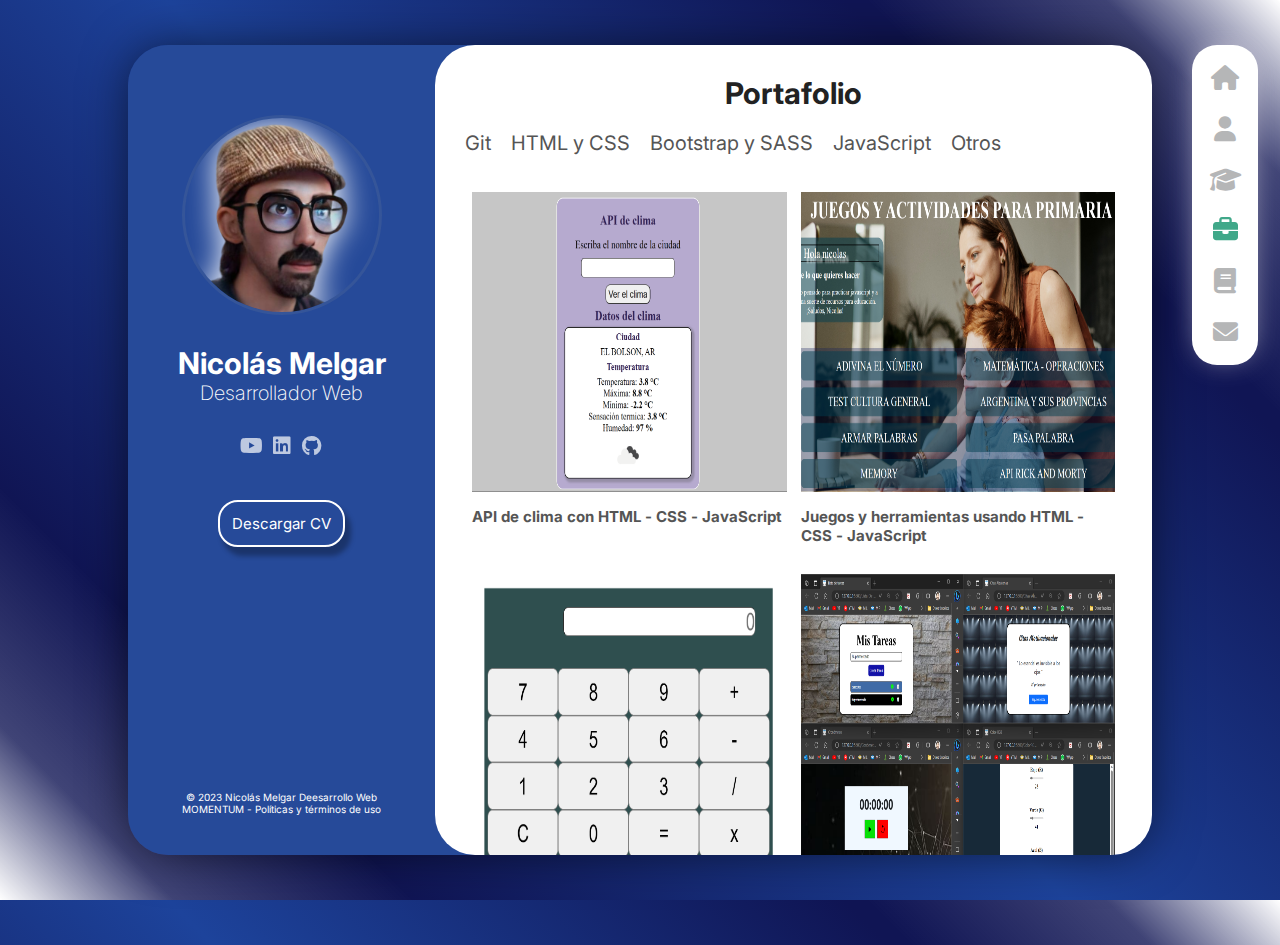
<file: assets/pages/portafolio.html>
<!DOCTYPE html>
<html lang="es">

<head>
    <!-- CARACTER Y ESCALA -->
    <meta charset="UTF-8">
    <meta name="viewport" content="width=device-width, initial-scale=1, maximum-scale=1">
    <meta http-equiv="X-UA-Compatible" content="IE=edge">

    <!-- DESCRIPPCIÓN Y KEY WORDS -->
    <meta name="description" content="Sitio de Nicolás Melgar dedicado al diseño y desarrollo web como Front End">
    <meta name="keywwords"
        content="FONTEND, FRONT END, DISEÑO WEB, DESARROLLO WEB, HTML, CSS, JAVASCRIPT, JAVA, SASS, BOOTSTRAP, GIT">

    <!-- Google / Search Engine Tags -->
    <meta itemprop="name" content="Nicolas Melgar Desarrollo Web">
    <meta itemprop="description" content="Sitio de Nicolás Melgar dedicado al diseño y desarrollo web como Front End">
    <meta itemprop="image" content="assets\img\LentesSF.png">

    <!-- Facebook Meta Tags -->
    <meta property="og:url" content="https://nicolasmelgar.github.io/Portafolio">
    <meta property="og:type" content="website">
    <meta property="og:title" content="N/M Desarrollo Web">
    <meta property="og:description"
        content="Sitio de Nicolás Melgar dedicado al diseño y desarrollo web como Front End">
    <meta property="og:image" content="assets\img\LentesSF.png">

    <!-- Twitter Meta Tags -->
    <meta name="twitter:card" content="summary_large_image">
    <meta name="twitter:title" content="N/M Desarrollo Web">
    <meta name="twitter:description"
        content="Sitio de Nicolás Melgar dedicado al diseño y desarrollo web como Front End">
    <meta name="twitter:image" content="assets\img\LentesSF.png">
    
    <!-- FAVICON -->
    <link rel="shortcut icon" href="./assets/img/LogoNMcuadrado.png" type="image/x-icon">

    <!-- FONTAWERSOME directo asseets -->
    <link rel="stylesheet" href="../fonts/fontawesome-free-6.4.0-web/fontawesome-free-6.4.0-web/css/all.min.css">

    <!-- Hoja estilos CSS -->
    <link rel="stylesheet" href="../css/estilo.css">

    <!-- Font-family:  Inter -->
    <style>
        @import url('https://fonts.googleapis.com/css2?family=Inter:wght@200;400&display=swap');
    </style>

    <!-- Mi JS para menú -->
    <script src="../js/menu.js" defer> </script>


    <!-- TITULO -->
    <title>N/M Desarrollo Web</title>

</head>

<body>
    <div class="layout">

        <!-- Barra lateral (info usuario) -->
        <aside class="layout__aside">

            <section class="aside__user-info">

                <!-- Información general de usuario -->
                <div class="user-info__general">
                    <div class="user-info__container-imagen">
                        <img class="user-info__imagen" src="../img/LentesSF.png" alt="Nicolas Melgar desarrollador web">
                    </div>

                    <h2 class="user-info__nombre">Nicolás Melgar</h2>
                    <h4 class="user-info__trabajo">Desarrollador Web</h4>
                </div>

                <!-- Menú de navegación -->
                <nav class="layout__menu">
                    <ul class="menu__list">
                        <li class="menu__option">
                            <a href="../../index.html">
                                <i class="menu__icon fa-solid fa-house"></i>
                                <span class="menu__overlay">Inicio</span>
                            </a>
                        </li>

                        <li class="menu__option">
                            <a href="sobreMi.html">
                                <i class="menu__icon fa-solid fa-user"></i>
                                <span class="menu__overlay">Sobre Mi</span>
                            </a>
                        </li>

                        <li class="menu__option">
                            <a href="estudios.html">
                                <i class="menu__icon fa-solid fa-graduation-cap"></i>
                                <span class="menu__overlay">Estudios</span>
                            </a>
                        </li>

                        <li class="menu__option">
                            <a href="portafolio.html" id="bloqueo-portafolio">
                                <i class="menu__icon fa-solid fa-briefcase"></i>
                                <span class="menu__overlay">Portafolio</span>
                            </a>
                        </li>

                        <li class="menu__option">
                            <a href="blog.html">
                                <i class="menu__icon fa-solid fa-book"></i>
                                <span class="menu__overlay">Recursos</span>
                            </a>
                        </li>

                        <li class="menu__option">
                            <a href="contacto.html">
                                <i class="menu__icon fa-solid fa-envelope"></i>
                                <span class="menu__overlay">Contacto</span>
                            </a>
                        </li>
                    </ul>

                </nav>
                <!--  Iconos de redes sociales-->
                <div class="user-info__links">
                    <ul class="links__social">
                        <li class="social_option">
                            <a href="https://www.youtube.com/channel/UCL3P7mSnAlcI4cWkn4Hp_7Q" class="social__link"
                                target="_blank">
                                <i class="social__icon-Y fa-brands fa-youtube"></i>
                            </a>
                        </li>

                        <li class="social_option">
                            <a href="https://www.linkedin.com/in/nicol%C3%A1s-melgar-6b9960270/" class="social__link"
                                target="_blank">
                                <i class="social__icon-L fa-brands fa-linkedin"></i>
                            </a>
                        </li>

                        <li class="social_option">
                            <a href="https://github.com/NicolasMelgar" class="social__link" target="_blank">
                                <i class="social__icon-G fa-brands fa-github"></i>
                            </a>
                        </li>
                    </ul>
                </div>


                <!-- Botón de descargar currículum-->
                <div class="user-info__buttons">
                    <a href="../doc/CV-Nicolas-Melgar.pdf" target="_blank" class="user-info__btn">Descargar CV</a>
                </div>

                <!-- Footer -->
                <footer class="user-info__footer">
                    <a class="user-info__politicas" href="politicas.html">
                        &copy; 2023 Nicolás Melgar Deesarrollo Web <br>
                        MOMENTUM - Políticas y términos de uso
                        </a>
                </footer>
            </section>
        </aside>

        <!-- Menu responsive -->
        <div class="layout__menu-toggle">
            <i class="menu-toggle__icon fa-solid fa-bars"></i>
            <i class="menu-toggle__icon fa-solid fa-xmark"></i>
        </div>

        <!-- Contenido principal -->
        <main class="layout__content">
            <section class="content__page content__portafolio">
                <!-- ESTE CONTENIDO ES LO QUE CAMBIA ENTRE LAS PÁGINAS -->
                <header class="portafolio__header">
                    <h1 class="portafolio__title">
                        Portafolio
                    </h1>
                </header>

                <nav class="portafolio__navbar">
                    <ul class="portafolio__menu">
                        <li class="portafolio__opciones portafolio__opciones--activo">
                            <a href="https://github.com/NicolasMelgar?tab=repositories" target="_blank"
                                class="portafolio__link">Git</a>
                        </li>
                        <li class="portafolio__opciones portafolio__opciones--activo">
                            <a href="https://nicolasmelgar.github.io/WebConHTMLyCSS/index.html" target="_blank"
                                class="portafolio__link">HTML y CSS</a>
                        </li>
                        <li class="portafolio__opciones portafolio__opciones--activo">
                            <a href="https://nicolasmelgar.github.io/Proyecto-Final/" class="portafolio__link"
                                target="_blank">Bootstrap y SASS</a>
                        </li>
                        <li class="portafolio__opciones portafolio__opciones--activo">
                            <a href="https://nicolasmelgar.github.io/JavaScript-Actividades/" class="portafolio__link"
                                target="_blank">JavaScript</a>
                        </li>
                        <li class="portafolio__opciones portafolio__opciones--activo">
                            <a href="https://nicolasmelgar.github.io/WebBootstrap-2/" class="portafolio__link"
                                target="_blank">Otros</a>
                        </li>
                    </ul>

                </nav>

                <section class="portafolio__galeria">
                <!-- API CLIMA JavaScript-->
                <div class="galeria__item">
                    <div class="galeria__container--img">
                        <a href="https://nicolasmelgar.github.io/Api-Clima/" class="galeria__link" target="_blank">
                            <img class="galeria__img" src="../img/APIClima.png" alt="Api de clima con JavaScript">
                        </a>
                    </div>
                    <div class="galeria__titulo">API de clima con HTML - CSS - JavaScript
                    </div>
                    <i class="galeria__icon fa-brands fa-css3-alt">
                    <i class="galeria__icon fa-brands fa-html5">
                    <i class="galeria__icon fa-brands fa-js"></i>
                    </i></i>
                    <span class="galeria__categoria">HTML-CSS-Javascript</span>
            
                </div>

                <!-- Actividades de ´primaria JavaScript-->
                <div class="galeria__item">
                    <div class="galeria__container--img">
                        <a href="https://nicolasmelgar.github.io/JavaScript-Actividades/" class="galeria__link" target="_blank">
                            <img class="galeria__img" src="../img/JSActividades.png" alt="Actividades y juegos con JavaScript">
                        </a>
                    </div>
                    <div class="galeria__titulo">Juegos y herramientas usando HTML - CSS - JavaScript
                    </div>
                    <i class="galeria__icon fa-brands fa-css3-alt">
                    <i class="galeria__icon fa-brands fa-html5">
                    <i class="galeria__icon fa-brands fa-js"></i>
                    </i></i>
                    <span class="galeria__categoria">HTML-CSS-Javascript</span>
            
                </div>




                    <!-- Calculadora JavaScript-->
                    <div class="galeria__item">
                        <div class="galeria__container--img">
                            <a href="https://nicolasmelgar.github.io/CalculadoraJavaScript/" class="galeria__link" target="_blank">
                                <img class="galeria__img" src="../img/calculadora.png" alt="Calculadora con JavaScript">
                            </a>
                        </div>
                        <div class="galeria__titulo">Calculadora básica usando HTML - CSS - JavaScript
                        </div>
                        <i class="galeria__icon fa-brands fa-css3-alt">
                        <i class="galeria__icon fa-brands fa-html5">
                        <i class="galeria__icon fa-brands fa-js"></i>
                        </i></i>
                        <span class="galeria__categoria">HTML-CSS-Javascript</span>
                
                    </div>

                    <!-- 4 proyectos con Javascript-->
                    <div class="galeria__item">
                        <div class="galeria__container--img">
                            <a href="https://nicolasmelgar.github.io/Cuatro-Proyectos-Con-Javascript/" class="galeria__link" target="_blank">
                                <img class="galeria__img" src="../img/4xJavascript.png" alt="4 proyectos con JavaScript">
                            </a>
                        </div>
                        <div class="galeria__titulo">Cuatro proyectos usando HTML - CSS - JavaScript
                        </div>
                        <i class="galeria__icon fa-brands fa-css3-alt">
                        <i class="galeria__icon fa-brands fa-html5">
                        <i class="galeria__icon fa-brands fa-js"></i>
                        </i></i>
                        <span class="galeria__categoria">HTML-CSS-Javascript</span>
                
                    </div>
                    <!-- WEB 1 -->
                    <div class="galeria__item">
                        <div class="galeria__container--img">
                            <a href="https://nicolasmelgar.github.io/WebConHTMLyCSS/index.html" class="galeria__link" target="_blank">
                                <img class="galeria__img" src="../img/Web1.png" alt="Mi primer sitio web">
                            </a>
                        </div>
                        <div class="galeria__titulo">Primer sitio creado y sobre el cual se basa el presente sitio.
                        </div>
                        <i class="galeria__icon fa-brands fa-html5"><i class="galeria__icon fa-brands fa-css3-alt"></i></i>
                        <span class="galeria__categoria">HTML y CSS</span>
                
                    </div>
                    <!-- WEB 2 -->
                    <div class="galeria__item">
                        <div class="galeria__container--img">
                            <a href="https://nicolasmelgar.github.io/WebBootstrap-2/" class="galeria__link" target="_blank">
                                <img class="galeria__img" src="../img/Web3.png" alt="Mi primer sitio web">
                            </a>
                        </div>
                        <div class="galeria__titulo">Sitio de cervecería creado para aprender Bootstrap. </div>
                        <i class="galeria__icon fa-brands fa-sass"><i class="galeria__icon fa-brands fa-bootstrap"></i></i>
                        <span class="galeria__categoria">Experimental</span>
                
                    </div>
                    <!-- WEB 3 -->
                    <div class="galeria__item">
                        <div class="galeria__container--img">
                            <a href="https://nicolasmelgar.github.io/WebBootstrap-1/" class="galeria__link" target="_blank">
                                <img class="galeria__img" src="../img/Web2.png" alt="Mi primer sitio web">
                            </a>
                        </div>
                        <div class="galeria__titulo">Sitio usando Bootstrap</div>
                        <i class="galeria__icon fa-brands fa-bootstrap"> <i class="galeria__icon fa-brands fa-sass"></i></i>
                        <span class="galeria__categoria">Aprendizaje de creación de landing page</span>
                
                    </div>
                    <!-- WEB 4 -->
                    <div class="galeria__item">
                        <div class="galeria__container--img">
                            <a href="https://nicolasmelgar.github.io/Proyecto-Final/" class="galeria__link" target="_blank">
                                <img class="galeria__img" src="../img/Web4.png" alt="Mi primer sitio web">
                            </a>
                        </div>
                        <div class="galeria__titulo">Landing Page usando Bootstrap - HTML 5 - CSS - SASS
                        </div>
                
                
                        <i class="galeria__icon fa-brands fa-bootstrap"> <i class="galeria__icon fa-brands fa-css3-alt"><i
                                    class="galeria__icon fa-brands fa-sass"></i></i></i>
                
                        <span class="galeria__categoria">Formación</span>
                
                    </div>
                </section>



            </section>
        </main>
    </div>

</body>

</html>
</file>
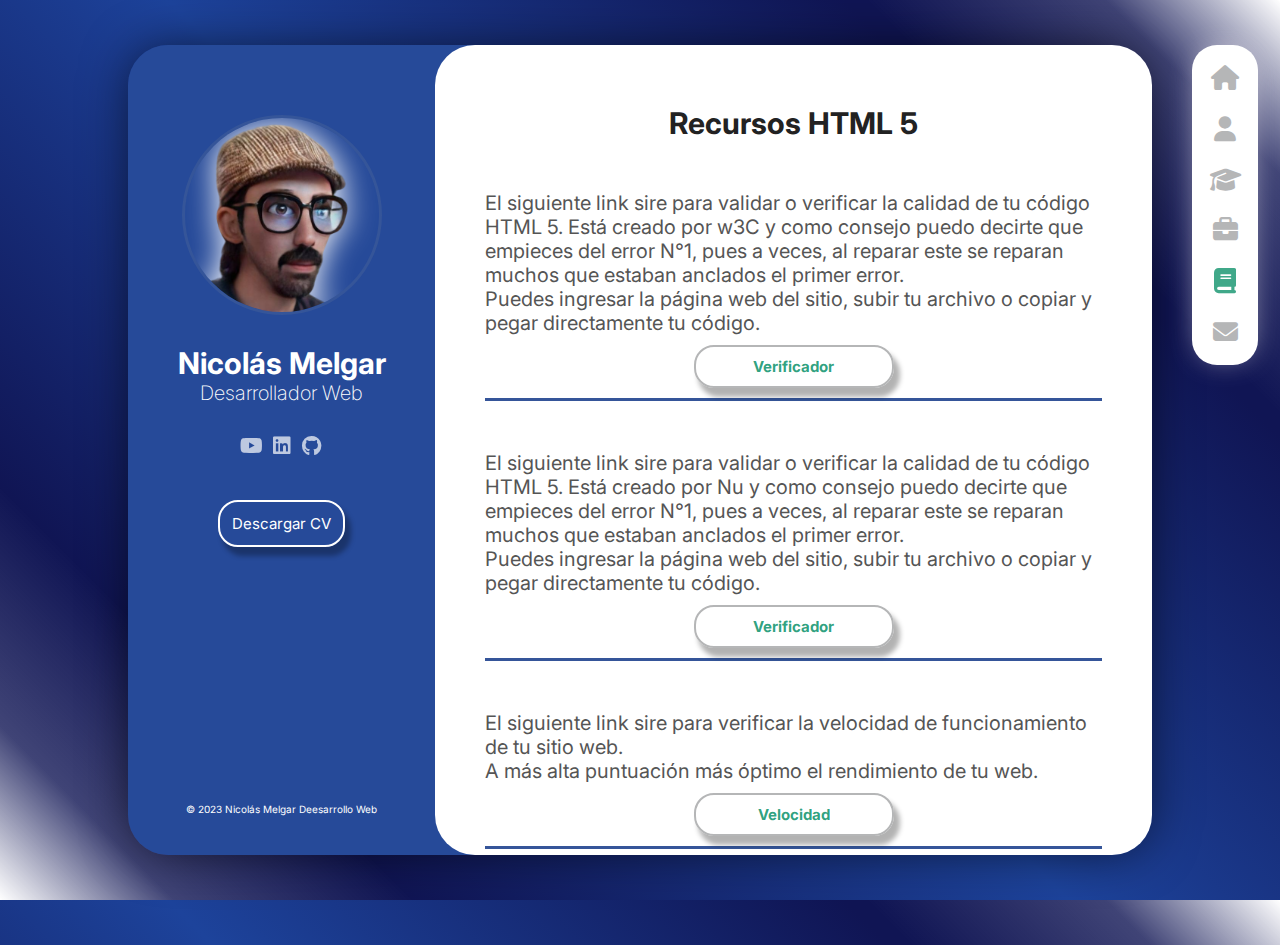
<file: assets/pages/recursosB.html>
<!DOCTYPE html>
<html lang="es">

<head>
    <!-- CARACTER Y ESCALA -->
    <meta charset="UTF-8">
    <meta name="viewport" content="width=device-width, initial-scale=1, maximum-scale=1">
    <meta http-equiv="X-UA-Compatible" content="IE=edge">

    <!-- DESCRIPPCIÓN Y KEY WORDS -->
    <meta name="description" content="Sitio de Nicolás Melgar dedicado al diseño y desarrollo web como Front End">
    <meta name="keywwords"
        content="FONTEND, FRONT END, DISEÑO WEB, DESARROLLO WEB, HTML, CSS, JAVASCRIPT, JAVA, SASS, BOOTSTRAP, GIT">

            <!-- Google / Search Engine Tags -->
    <meta itemprop="name" content="Nicolas Melgar Desarrollo Web">
    <meta itemprop="description" content="Sitio de Nicolás Melgar dedicado al diseño y desarrollo web como Front End">
    <meta itemprop="image" content="assets\img\LentesSF.png">

    <!-- Facebook Meta Tags -->
    <meta property="og:url" content="https://nicolasmelgar.github.io/Portafolio">
    <meta property="og:type" content="website">
    <meta property="og:title" content="N/M Desarrollo Web">
    <meta property="og:description"
        content="Sitio de Nicolás Melgar dedicado al diseño y desarrollo web como Front End">
    <meta property="og:image" content="assets\img\LentesSF.png">

    <!-- Twitter Meta Tags -->
    <meta name="twitter:card" content="summary_large_image">
    <meta name="twitter:title" content="N/M Desarrollo Web">
    <meta name="twitter:description"
        content="Sitio de Nicolás Melgar dedicado al diseño y desarrollo web como Front End">
    <meta name="twitter:image" content="assets\img\LentesSF.png">
    
    <!-- FAVICON -->
    <link rel="shortcut icon" href="./assets/img/LogoNMcuadrado.png" type="image/x-icon">

    <!-- FONTAWERSOME directo asseets -->
    <link rel="stylesheet" href="../fonts/fontawesome-free-6.4.0-web/fontawesome-free-6.4.0-web/css/all.min.css">

    <!-- Hoja estilos CSS -->
    <link rel="stylesheet" href="../css/estilo.css">

    <!-- Font-family:  Inter -->
    <style>
        @import url('https://fonts.googleapis.com/css2?family=Inter:wght@200;400&display=swap');
    </style>

    <!-- Mi JS para menú -->
    <script src="../js/menu.js" defer> </script>

    <!-- TITULO -->
    <title>N/M Desarrollo Web</title>

</head>

<body>
    <div class="layout">

        <!-- Barra lateral (info usuario) -->
        <aside class="layout__aside">

            <section class="aside__user-info">

                <!-- Información general de usuario -->
                <div class="user-info__general">
                    <div class="user-info__container-imagen">
                        <img class="user-info__imagen" src="../img/LentesSF.png" alt="Nicolas Melgar desarrollador web">
                    </div>

                    <h2 class="user-info__nombre">Nicolás Melgar</h2>
                    <h4 class="user-info__trabajo">Desarrollador Web</h4>
                </div>

                <!-- Menú de navegación -->
                <nav class="layout__menu">
                    <ul class="menu__list">
                        <li class="menu__option">
                            <a href="../../index.html">
                                <i class="menu__icon fa-solid fa-house"></i>
                                <span class="menu__overlay">Inicio</span>
                            </a>
                        </li>

                        <li class="menu__option">
                            <a href="sobreMi.html">
                                <i class="menu__icon fa-solid fa-user"></i>
                                <span class="menu__overlay">Sobre Mi</span>
                            </a>
                        </li>

                        <li class="menu__option">
                            <a href="estudios.html">
                                <i class="menu__icon fa-solid fa-graduation-cap"></i>
                                <span class="menu__overlay">Estudios</span>
                            </a>
                        </li>

                        <li class="menu__option">
                            <a href="portafolio.html">
                                <i class="menu__icon fa-solid fa-briefcase"></i>
                                <span class="menu__overlay">Portafolio</span>
                            </a>
                        </li>

                        <li class="menu__option">
                            <a href="blog.html" id="bloqueo-blog">
                                <i class="menu__icon fa-solid fa-book"></i>
                                <span class="menu__overlay">Recursos</span>
                            </a>
                        </li>

                        <li class="menu__option">
                            <a href="contacto.html">
                                <i class="menu__icon fa-solid fa-envelope"></i>
                                <span class="menu__overlay">Contacto</span>
                            </a>
                        </li>
                    </ul>

                </nav>
                <!--  Iconos de redes sociales-->
                <div class="user-info__links">
                    <ul class="links__social">
                        <li class="social_option">
                            <a href="https://www.youtube.com/channel/UCL3P7mSnAlcI4cWkn4Hp_7Q" class="social__link"
                                target="_blank">
                                <i class="social__icon-Y fa-brands fa-youtube"></i>
                            </a>
                        </li>

                        <li class="social_option">
                            <a href="https://www.linkedin.com/in/nicol%C3%A1s-melgar-6b9960270/" class="social__link"
                                target="_blank">
                                <i class="social__icon-L fa-brands fa-linkedin"></i>
                            </a>
                        </li>

                        <li class="social_option">
                            <a href="https://github.com/NicolasMelgar" class="social__link" target="_blank">
                                <i class="social__icon-G fa-brands fa-github"></i>
                            </a>
                        </li>
                    </ul>
                </div>


                <!-- Botón de descargar currículum-->
                <div class="user-info__buttons">
                    <a href="#" class="user-info__btn">Descargar CV</a>
                </div>

                <!-- Footer -->
                <footer class="user-info__footer">
                    &copy; 2023 Nicolás Melgar Deesarrollo Web

                </footer>
            </section>
        </aside>

        <!-- Menu responsive -->
        <div class="layout__menu-toggle">
            <i class="menu-toggle__icon fa-solid fa-bars"></i>
            <i class="menu-toggle__icon fa-solid fa-xmark"></i>
        </div>
        
        <!-- Contenido principal -->
        <main class="layout__content">
            <section class="content__page content__blog">
                <!-- ESTE CONTENIDO ES LO QUE CAMBIA ENTRE LAS PÁGINAS -->
                <header class="recursosB__header">
                    <h1 class="blog__title">
                        Recursos HTML 5
                    </h1>
                </header>

                <section class="blog__articulo">
                    <!-- Artículo 1 -->
                    <article class="recursos__articulo">
                        <div class="articulo__box1"> 
                            <p class="articulo__detalle">
                            El siguiente link sire para validar o verificar la calidad de tu código HTML 5. Está creado por w3C y como consejo puedo decirte que empieces del error N°1, pues a veces, al reparar este se reparan muchos que estaban anclados el primer error. <br>
                            Puedes ingresar la página web del sitio, subir tu archivo o copiar y pegar directamente tu código. 
                            </p>
                        </div>
                        <div class="articulo__box2">
                            <a href="https://validator.w3.org/" class="user-info__btn artículo__btn" target="_blank">Verificador</a>
                        </div>
                    </article>
                
                    <!-- Artículo 2 -->
                    <article class="recursos__articulo">
                        <div class="articulo__box1"> 
                            <p class="articulo__detalle">
                            El siguiente link sire para validar o verificar la calidad de tu código HTML 5. Está creado por Nu y como consejo puedo decirte que empieces del error N°1, pues a veces, al reparar este se reparan muchos que estaban anclados el primer error. <br>
                            Puedes ingresar la página web del sitio, subir tu archivo o copiar y pegar directamente tu código. 
                            </p>
                        </div>
                        <div class="articulo__box2">
                            <a href="https://html5.validator.nu/" class="user-info__btn artículo__btn" target="_blank">Verificador</a>
                        </div>
                    </article>

                    <!-- Artículo 3 -->
                    <article class="recursos__articulo">
                        <div class="articulo__box1"> 
                            <p class="articulo__detalle">
                            El siguiente link sire para verificar la velocidad de funcionamiento de tu sitio web. <br>
                            A más alta puntuación más óptimo el rendimiento de tu web.
                            </p>
                        </div>
                        <div class="articulo__box2">
                            <a href="https://gtmetrix.com/" class="user-info__btn artículo__btn" target="_blank">Velocidad</a>
                        </div>
                    </article>

                    <!-- Artículo 4 -->
                    <article class="recursos__articulo">
                        <div class="articulo__box1"> 
                            <p class="articulo__detalle">
                            El siguiente link sire para generar las etiquetas meta para tu sitio. Tema muy relevante en el SEO orgánico. <br>
                            Pon tu sitio, carga los datos en caso de no cargarse automaticamente y copia las meta que desees...o todas. 
                            </p>
                        </div>
                        <div class="articulo__box2">
                            <a href="https://www.heymeta.com/" class="user-info__btn artículo__btn" target="_blank">Etiquetas</a>
                        </div>
                    </article>

                    <!-- Artículo 5 -->
                    <article class="recursos__articulo">
                        <div class="articulo__box1"> 
                            <p class="articulo__detalle">
                            El siguiente link sire para verificar los link que has puesto en tu sitio. <br>
                            En caso de no funcionar lo primero sería repararlo o vincularlo. En su defecto, puedes configurar una ventana para mostrar.
                            </p>
                        </div>
                        <div class="articulo__box2">
                            <a href="https://ahrefs.com/broken-link-checker" class="user-info__btn artículo__btn" target="_blank">Check links</a>
                        </div>
                    </article>
                </section>


            </section>
        </main>
    </div>

</body>

</html>
</file>
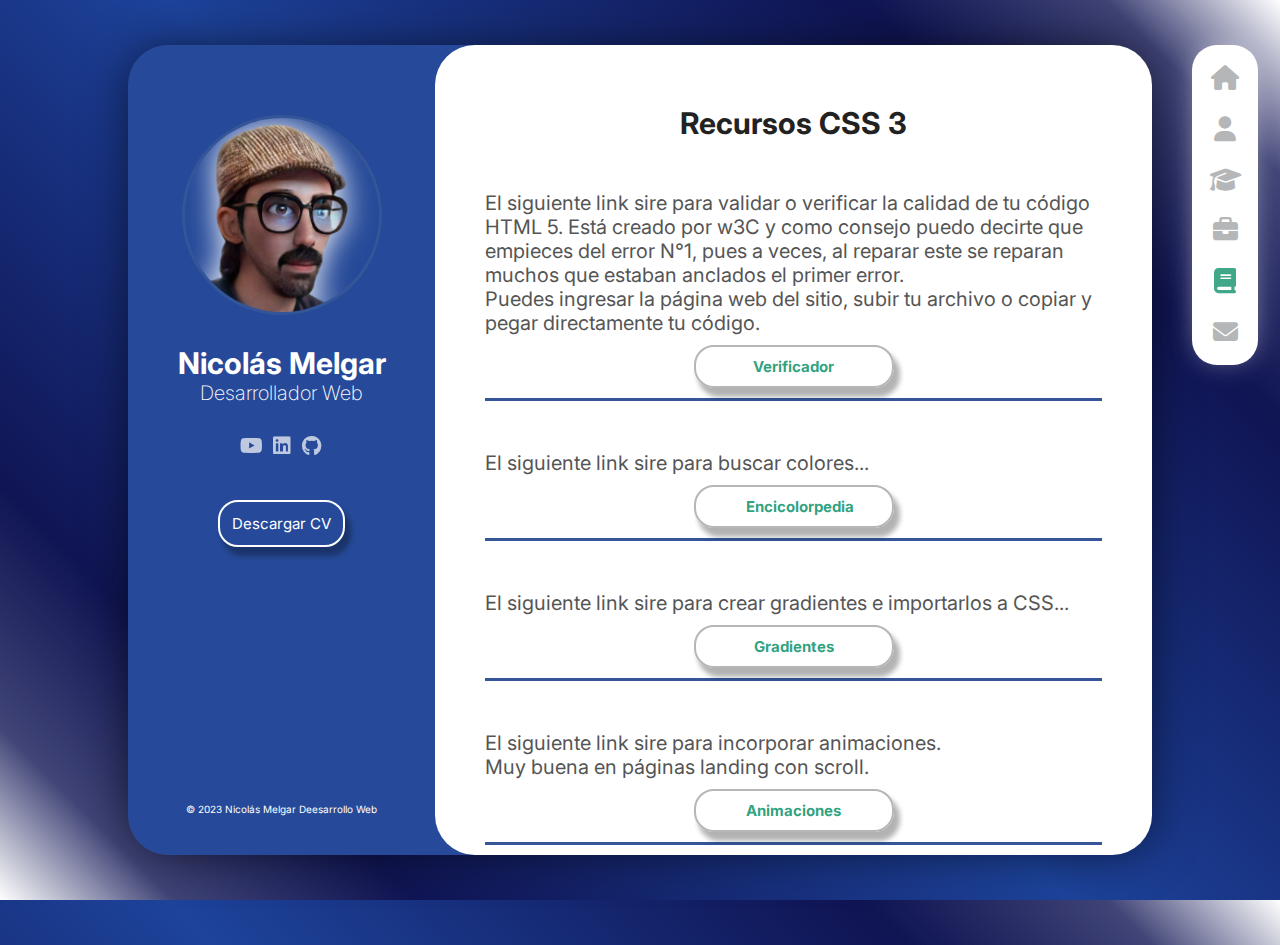
<file: assets/pages/recursosC.html>
<!DOCTYPE html>
<html lang="es">

<head>
    <!-- CARACTER Y ESCALA -->
    <meta charset="UTF-8">
    <meta name="viewport" content="width=device-width, initial-scale=1, maximum-scale=1">
    <meta http-equiv="X-UA-Compatible" content="IE=edge">

    <!-- DESCRIPPCIÓN Y KEY WORDS -->
    <meta name="description" content="Sitio de Nicolás Melgar dedicado al diseño y desarrollo web como Front End">
    <meta name="keywwords"
        content="FONTEND, FRONT END, DISEÑO WEB, DESARROLLO WEB, HTML, CSS, JAVASCRIPT, JAVA, SASS, BOOTSTRAP, GIT">

            <!-- Google / Search Engine Tags -->
    <meta itemprop="name" content="Nicolas Melgar Desarrollo Web">
    <meta itemprop="description" content="Sitio de Nicolás Melgar dedicado al diseño y desarrollo web como Front End">
    <meta itemprop="image" content="assets\img\LentesSF.png">

    <!-- Facebook Meta Tags -->
    <meta property="og:url" content="https://nicolasmelgar.github.io/Portafolio">
    <meta property="og:type" content="website">
    <meta property="og:title" content="N/M Desarrollo Web">
    <meta property="og:description"
        content="Sitio de Nicolás Melgar dedicado al diseño y desarrollo web como Front End">
    <meta property="og:image" content="assets\img\LentesSF.png">

    <!-- Twitter Meta Tags -->
    <meta name="twitter:card" content="summary_large_image">
    <meta name="twitter:title" content="N/M Desarrollo Web">
    <meta name="twitter:description"
        content="Sitio de Nicolás Melgar dedicado al diseño y desarrollo web como Front End">
    <meta name="twitter:image" content="assets\img\LentesSF.png">
    
    <!-- FAVICON -->
    <link rel="shortcut icon" href="./assets/img/LogoNMcuadrado.png" type="image/x-icon">

    <!-- FONTAWERSOME directo asseets -->
    <link rel="stylesheet" href="../fonts/fontawesome-free-6.4.0-web/fontawesome-free-6.4.0-web/css/all.min.css">

    <!-- Hoja estilos CSS -->
    <link rel="stylesheet" href="../css/estilo.css">

    <!-- Font-family:  Inter -->
    <style>
        @import url('https://fonts.googleapis.com/css2?family=Inter:wght@200;400&display=swap');
    </style>

    <!-- Mi JS para menú -->
    <script src="../js/menu.js" defer> </script>

    <!-- TITULO -->
    <title>N/M Desarrollo Web</title>

</head>

<body>
    <div class="layout">

        <!-- Barra lateral (info usuario) -->
        <aside class="layout__aside">

            <section class="aside__user-info">

                <!-- Información general de usuario -->
                <div class="user-info__general">
                    <div class="user-info__container-imagen">
                        <img class="user-info__imagen" src="../img/LentesSF.png" alt="Nicolas Melgar desarrollador web">
                    </div>

                    <h2 class="user-info__nombre">Nicolás Melgar</h2>
                    <h4 class="user-info__trabajo">Desarrollador Web</h4>
                </div>

                <!-- Menú de navegación -->
                <nav class="layout__menu">
                    <ul class="menu__list">
                        <li class="menu__option">
                            <a href="../../index.html">
                                <i class="menu__icon fa-solid fa-house"></i>
                                <span class="menu__overlay">Inicio</span>
                            </a>
                        </li>

                        <li class="menu__option">
                            <a href="sobreMi.html">
                                <i class="menu__icon fa-solid fa-user"></i>
                                <span class="menu__overlay">Sobre Mi</span>
                            </a>
                        </li>

                        <li class="menu__option">
                            <a href="estudios.html">
                                <i class="menu__icon fa-solid fa-graduation-cap"></i>
                                <span class="menu__overlay">Estudios</span>
                            </a>
                        </li>

                        <li class="menu__option">
                            <a href="portafolio.html">
                                <i class="menu__icon fa-solid fa-briefcase"></i>
                                <span class="menu__overlay">Portafolio</span>
                            </a>
                        </li>

                        <li class="menu__option">
                            <a href="blog.html" id="bloqueo-blog">
                                <i class="menu__icon fa-solid fa-book"></i>
                                <span class="menu__overlay">Recursos</span>
                            </a>
                        </li>

                        <li class="menu__option">
                            <a href="contacto.html">
                                <i class="menu__icon fa-solid fa-envelope"></i>
                                <span class="menu__overlay">Contacto</span>
                            </a>
                        </li>
                    </ul>

                </nav>
                <!--  Iconos de redes sociales-->
                <div class="user-info__links">
                    <ul class="links__social">
                        <li class="social_option">
                            <a href="https://www.youtube.com/channel/UCL3P7mSnAlcI4cWkn4Hp_7Q" class="social__link"
                                target="_blank">
                                <i class="social__icon-Y fa-brands fa-youtube"></i>
                            </a>
                        </li>

                        <li class="social_option">
                            <a href="https://www.linkedin.com/in/nicol%C3%A1s-melgar-6b9960270/" class="social__link"
                                target="_blank">
                                <i class="social__icon-L fa-brands fa-linkedin"></i>
                            </a>
                        </li>

                        <li class="social_option">
                            <a href="https://github.com/NicolasMelgar" class="social__link" target="_blank">
                                <i class="social__icon-G fa-brands fa-github"></i>
                            </a>
                        </li>
                    </ul>
                </div>


                <!-- Botón de descargar currículum-->
                <div class="user-info__buttons">
                    <a href="#" class="user-info__btn">Descargar CV</a>
                </div>

                <!-- Footer -->
                <footer class="user-info__footer">
                    &copy; 2023 Nicolás Melgar Deesarrollo Web

                </footer>
            </section>
        </aside>

        <!-- Menu responsive -->
        <div class="layout__menu-toggle">
            <i class="menu-toggle__icon fa-solid fa-bars"></i>
            <i class="menu-toggle__icon fa-solid fa-xmark"></i>
        </div>
        
        <!-- Contenido principal -->
        <main class="layout__content">
            <section class="content__page content__blog">
                <!-- ESTE CONTENIDO ES LO QUE CAMBIA ENTRE LAS PÁGINAS -->
                <header class="recursosB__header">
                    <h1 class="blog__title">
                        Recursos CSS 3
                    </h1>
                </header>

                <section class="blog__articulo">
                    <!-- Artículo 1 -->
                    <article class="recursos__articulo">
                        <div class="articulo__box1"> 
                            <p class="articulo__detalle">
                            El siguiente link sire para validar o verificar la calidad de tu código HTML 5. Está creado por w3C y como consejo puedo decirte que empieces del error N°1, pues a veces, al reparar este se reparan muchos que estaban anclados el primer error. <br>
                            Puedes ingresar la página web del sitio, subir tu archivo o copiar y pegar directamente tu código. 
                            </p>
                        </div>
                        <div class="articulo__box2">
                            <a href="https://validator.w3.org/" class="user-info__btn artículo__btn" target="_blank">Verificador</a>
                        </div>
                    </article>
                
                    <!-- Artículo 2 -->
                    <article class="recursos__articulo">
                        <div class="articulo__box1"> 
                            <p class="articulo__detalle">
                            El siguiente link sire para buscar colores... 
                            </p>
                        </div>
                        <div class="articulo__box2">
                            <a href="https://encycolorpedia.es/html" class="user-info__btn artículo__btn" target="_blank">Encicolorpedia</a>
                        </div>
                    </article>

                    <!-- Artículo 3 -->
                    <article class="recursos__articulo">
                        <div class="articulo__box1"> 
                            <p class="articulo__detalle">
                            El siguiente link sire para crear gradientes e importarlos a CSS...
                            </p>
                        </div>
                        <div class="articulo__box2">
                            <a href="https://cssgradient.io/" class="user-info__btn artículo__btn" target="_blank">Gradientes</a>
                        </div>
                    </article>

                    <!-- Artículo 4 -->
                    <article class="recursos__articulo">
                        <div class="articulo__box1"> 
                            <p class="articulo__detalle">
                            El siguiente link sire para incorporar animaciones. <br>
                            Muy buena en páginas landing con scroll. 
                            </p>
                        </div>
                        <div class="articulo__box2">
                            <a href="https://michalsnik.github.io/aos/" class="user-info__btn artículo__btn" target="_blank">Animaciones</a>
                        </div>
                    </article>

                    <!-- Artículo 5 -->
                    <article class="recursos__articulo">
                        <div class="articulo__box1"> 
                            <p class="articulo__detalle">
                            El siguiente link sire para incorporar animaciones <br>
                            Esta es muy buena cuando no se hace scroll sobre la página y se quiere animar.
                            </p>
                        </div>
                        <div class="articulo__box2">
                            <a href="https://animate.style/" class="user-info__btn artículo__btn" target="_blank">Animaciones</a>
                        </div>
                    </article>
                </section>


            </section>
        </main>
    </div>

</body>

</html>
</file>
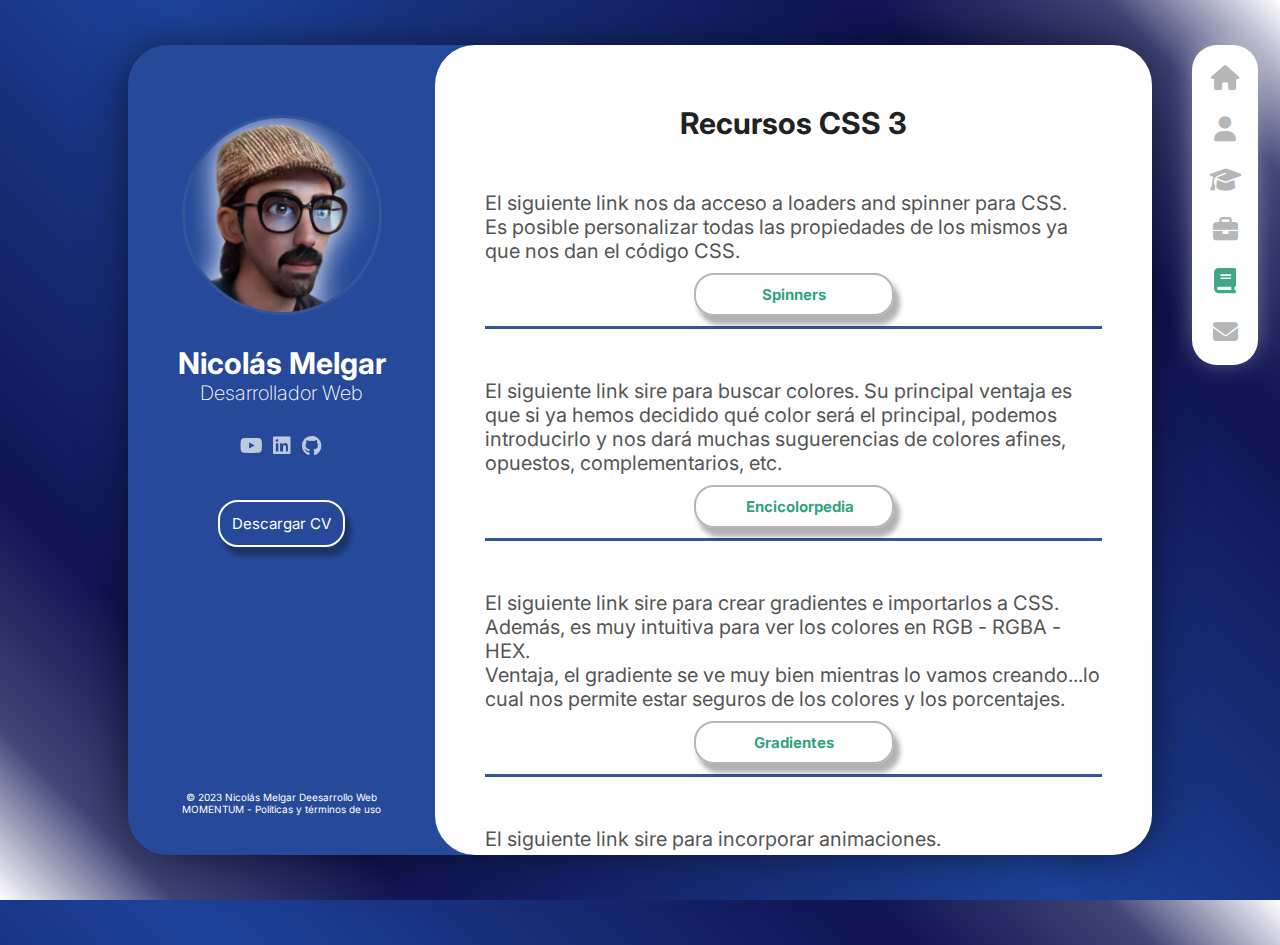
<file: assets/pages/recursosCSS.html>
<!DOCTYPE html>
<html lang="es">

<head>
    <!-- CARACTER Y ESCALA -->
    <meta charset="UTF-8">
    <meta name="viewport" content="width=device-width, initial-scale=1, maximum-scale=1">
    <meta http-equiv="X-UA-Compatible" content="IE=edge">

    <!-- DESCRIPPCIÓN Y KEY WORDS -->
    <meta name="description" content="Sitio de Nicolás Melgar dedicado al diseño y desarrollo web como Front End">
    <meta name="keywwords"
        content="FONTEND, FRONT END, DISEÑO WEB, DESARROLLO WEB, HTML, CSS, JAVASCRIPT, JAVA, SASS, BOOTSTRAP, GIT">

            <!-- Google / Search Engine Tags -->
    <meta itemprop="name" content="Nicolas Melgar Desarrollo Web">
    <meta itemprop="description" content="Sitio de Nicolás Melgar dedicado al diseño y desarrollo web como Front End">
    <meta itemprop="image" content="assets\img\LentesSF.png">

    <!-- Facebook Meta Tags -->
    <meta property="og:url" content="https://nicolasmelgar.github.io/Portafolio">
    <meta property="og:type" content="website">
    <meta property="og:title" content="N/M Desarrollo Web">
    <meta property="og:description"
        content="Sitio de Nicolás Melgar dedicado al diseño y desarrollo web como Front End">
    <meta property="og:image" content="assets\img\LentesSF.png">

    <!-- Twitter Meta Tags -->
    <meta name="twitter:card" content="summary_large_image">
    <meta name="twitter:title" content="N/M Desarrollo Web">
    <meta name="twitter:description"
        content="Sitio de Nicolás Melgar dedicado al diseño y desarrollo web como Front End">
    <meta name="twitter:image" content="assets\img\LentesSF.png">
    
    <!-- FAVICON -->
    <link rel="shortcut icon" href="./assets/img/LogoNMcuadrado.png" type="image/x-icon">

    <!-- FONTAWERSOME directo asseets -->
    <link rel="stylesheet" href="../fonts/fontawesome-free-6.4.0-web/fontawesome-free-6.4.0-web/css/all.min.css">

    <!-- Hoja estilos CSS -->
    <link rel="stylesheet" href="../css/estilo.css">

    <!-- Font-family:  Inter -->
    <style>
        @import url('https://fonts.googleapis.com/css2?family=Inter:wght@200;400&display=swap');
    </style>

    <!-- Mi JS para menú -->
    <script src="../js/menu.js" defer> </script>

    <!-- TITULO -->
    <title>N/M Desarrollo Web</title>

</head>

<body>
    <div class="layout">

        <!-- Barra lateral (info usuario) -->
        <aside class="layout__aside">

            <section class="aside__user-info">

                <!-- Información general de usuario -->
                <div class="user-info__general">
                    <div class="user-info__container-imagen">
                        <img class="user-info__imagen" src="../img/LentesSF.png" alt="Nicolas Melgar desarrollador web">
                    </div>

                    <h2 class="user-info__nombre">Nicolás Melgar</h2>
                    <h4 class="user-info__trabajo">Desarrollador Web</h4>
                </div>

                <!-- Menú de navegación -->
                <nav class="layout__menu">
                    <ul class="menu__list">
                        <li class="menu__option">
                            <a href="../../index.html">
                                <i class="menu__icon fa-solid fa-house"></i>
                                <span class="menu__overlay">Inicio</span>
                            </a>
                        </li>

                        <li class="menu__option">
                            <a href="sobreMi.html">
                                <i class="menu__icon fa-solid fa-user"></i>
                                <span class="menu__overlay">Sobre Mi</span>
                            </a>
                        </li>

                        <li class="menu__option">
                            <a href="estudios.html">
                                <i class="menu__icon fa-solid fa-graduation-cap"></i>
                                <span class="menu__overlay">Estudios</span>
                            </a>
                        </li>

                        <li class="menu__option">
                            <a href="portafolio.html">
                                <i class="menu__icon fa-solid fa-briefcase"></i>
                                <span class="menu__overlay">Portafolio</span>
                            </a>
                        </li>

                        <li class="menu__option">
                            <a href="blog.html" id="bloqueo-blog">
                                <i class="menu__icon fa-solid fa-book"></i>
                                <span class="menu__overlay">Recursos</span>
                            </a>
                        </li>

                        <li class="menu__option">
                            <a href="contacto.html">
                                <i class="menu__icon fa-solid fa-envelope"></i>
                                <span class="menu__overlay">Contacto</span>
                            </a>
                        </li>
                    </ul>

                </nav>
                <!--  Iconos de redes sociales-->
                <div class="user-info__links">
                    <ul class="links__social">
                        <li class="social_option">
                            <a href="https://www.youtube.com/channel/UCL3P7mSnAlcI4cWkn4Hp_7Q" class="social__link"
                                target="_blank">
                                <i class="social__icon-Y fa-brands fa-youtube"></i>
                            </a>
                        </li>

                        <li class="social_option">
                            <a href="https://www.linkedin.com/in/nicol%C3%A1s-melgar-6b9960270/" class="social__link"
                                target="_blank">
                                <i class="social__icon-L fa-brands fa-linkedin"></i>
                            </a>
                        </li>

                        <li class="social_option">
                            <a href="https://github.com/NicolasMelgar" class="social__link" target="_blank">
                                <i class="social__icon-G fa-brands fa-github"></i>
                            </a>
                        </li>
                    </ul>
                </div>


                <!-- Botón de descargar currículum-->
                <div class="user-info__buttons">
                    <a href="../doc/CV-Nicolas-Melgar.pdf" target="_blank" class="user-info__btn">Descargar CV</a>
                </div>

                <!-- Footer -->
                <footer class="user-info__footer">
                    <a class="user-info__politicas" href="politicas.html">
                        &copy; 2023 Nicolás Melgar Deesarrollo Web <br>
                        MOMENTUM - Políticas y términos de uso
                        </a>
                </footer>
            </section>
        </aside>

        <!-- Menu responsive -->
        <div class="layout__menu-toggle">
            <i class="menu-toggle__icon fa-solid fa-bars"></i>
            <i class="menu-toggle__icon fa-solid fa-xmark"></i>
        </div>
        
        <!-- Contenido principal -->
        <main class="layout__content">
            <section class="content__page content__blog">
                <!-- ESTE CONTENIDO ES LO QUE CAMBIA ENTRE LAS PÁGINAS -->
                <header class="recursosB__header">
                    <h1 class="blog__title">
                        Recursos CSS 3
                    </h1>
                </header>

                <section class="blog__articulo">
                    <!-- Artículo 1 -->
                    <article class="recursos__articulo">
                        <div class="articulo__box1"> 
                            <p class="articulo__detalle">
                            El siguiente link nos da acceso a loaders and spinner para CSS. <br>
                            Es posible personalizar todas las propiedades de los mismos ya que nos dan el código CSS.
                            </p>
                        </div>
                        <div class="articulo__box2">
                            <a href="https://cssloaders.github.io/" class="user-info__btn artículo__btn" target="_blank">Spinners</a>
                        </div>
                    </article>
                
                    <!-- Artículo 2 -->
                    <article class="recursos__articulo">
                        <div class="articulo__box1"> 
                            <p class="articulo__detalle">
                            El siguiente link sire para buscar colores. Su principal ventaja es que si ya hemos decidido qué color será el principal, 
                            podemos introducirlo y nos dará muchas suguerencias de colores afines, opuestos, complementarios, etc.
                            </p>
                        </div>
                        <div class="articulo__box2">
                            <a href="https://encycolorpedia.es/html" class="user-info__btn artículo__btn" target="_blank">Encicolorpedia</a>
                        </div>
                    </article>

                    <!-- Artículo 3 -->
                    <article class="recursos__articulo">
                        <div class="articulo__box1"> 
                            <p class="articulo__detalle">
                            El siguiente link sire para crear gradientes e importarlos a CSS. <br>
                            Además, es muy intuitiva para ver los colores en RGB - RGBA - HEX. <br>
                            Ventaja, el gradiente se ve muy bien mientras lo vamos creando...lo cual nos permite estar seguros de los colores y los porcentajes. 

                            </p>
                        </div>
                        <div class="articulo__box2">
                            <a href="https://cssgradient.io/" class="user-info__btn artículo__btn" target="_blank">Gradientes</a>
                        </div>
                    </article>

                    <!-- Artículo 4 -->
                    <article class="recursos__articulo">
                        <div class="articulo__box1"> 
                            <p class="articulo__detalle">
                            El siguiente link sire para incorporar animaciones. <br>
                            Muy buena en páginas landing con scroll. <br>
                            Al final de la página se encuentran los CDN que deben usarse para que funcione. <br>
                            El Script de iniciación lo podemos poner al final del body en nuestro HTML.
                            </p>
                        </div>
                        <div class="articulo__box2">
                            <a href="https://michalsnik.github.io/aos/" class="user-info__btn artículo__btn" target="_blank">Animaciones</a>
                        </div>
                    </article>

                    <!-- Artículo 5 -->
                    <article class="recursos__articulo">
                        <div class="articulo__box1"> 
                            <p class="articulo__detalle">
                            El siguiente link sire para incorporar animaciones <br>
                            Esta es muy buena cuando no se hace scroll sobre la página y se quiere animar. <br>
                            La forma de uso está inmediatamente al hacer scroll y para ver los efectos de animación se debe hacer clik en cada animación. 
                            </p>
                        </div>
                        <div class="articulo__box2">
                            <a href="https://animate.style/" class="user-info__btn artículo__btn" target="_blank">Animaciones</a>
                        </div>
                    </article>
                </section>


            </section>
        </main>
    </div>

</body>

</html>
</file>
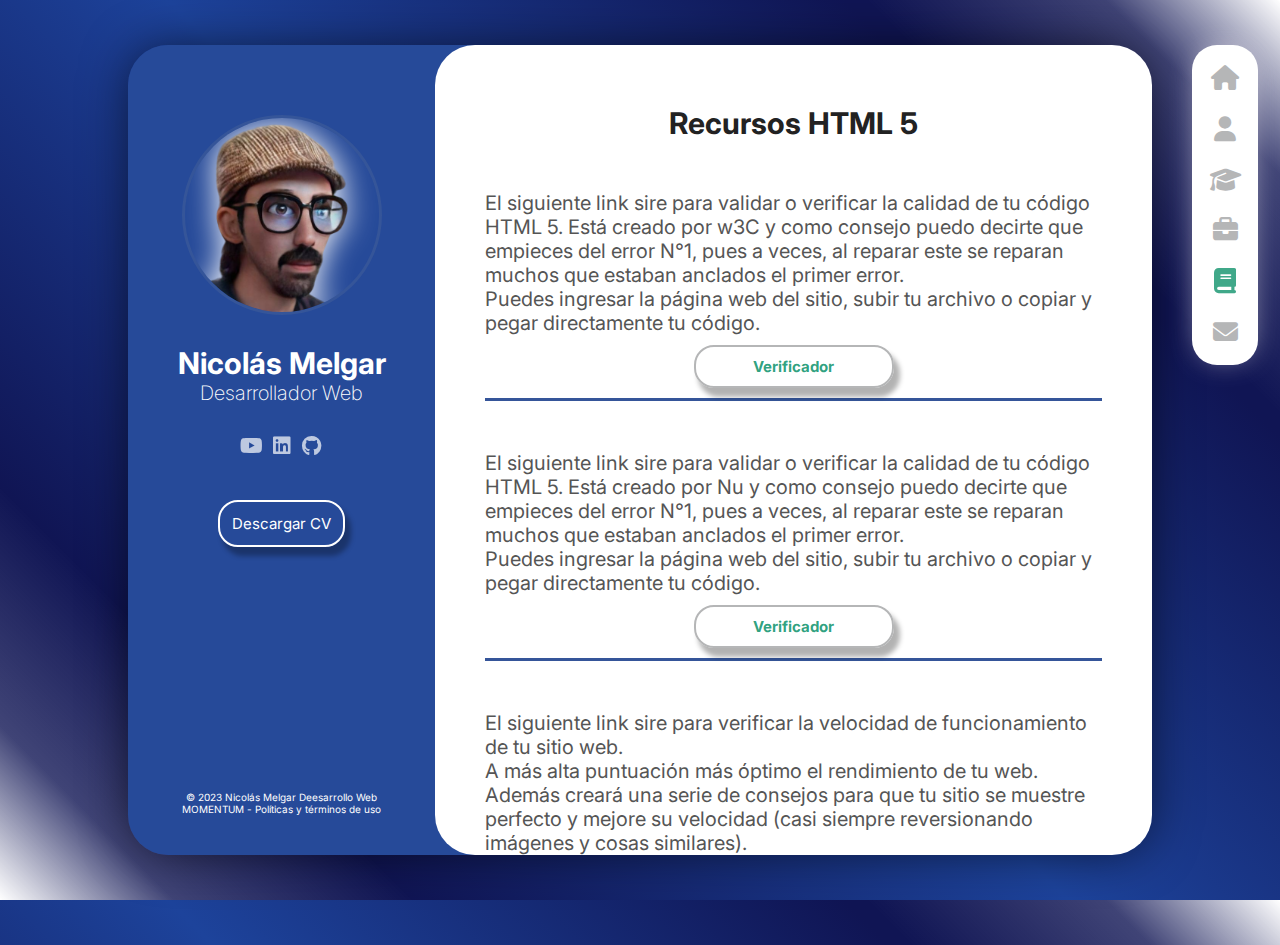
<file: assets/pages/recursosHTML.html>
<!DOCTYPE html>
<html lang="es">

<head>
    <!-- CARACTER Y ESCALA -->
    <meta charset="UTF-8">
    <meta name="viewport" content="width=device-width, initial-scale=1, maximum-scale=1">
    <meta http-equiv="X-UA-Compatible" content="IE=edge">

    <!-- DESCRIPPCIÓN Y KEY WORDS -->
    <meta name="description" content="Sitio de Nicolás Melgar dedicado al diseño y desarrollo web como Front End">
    <meta name="keywwords" content="FONTEND, FRONT END, DISEÑO WEB, DESARROLLO WEB, HTML, CSS, JAVASCRIPT, JAVA, SASS, BOOTSTRAP, GIT">

    <!-- Google / Search Engine Tags -->
    <meta itemprop="name" content="Nicolas Melgar Desarrollo Web">
    <meta itemprop="description" content="Sitio de Nicolás Melgar dedicado al diseño y desarrollo web como Front End">
    <meta itemprop="image" content="assets\img\LentesSF.png">

    <!-- Facebook Meta Tags -->
    <meta property="og:url" content="https://nicolasmelgar.github.io/Portafolio">
    <meta property="og:type" content="website">
    <meta property="og:title" content="N/M Desarrollo Web">
    <meta property="og:description" content="Sitio de Nicolás Melgar dedicado al diseño y desarrollo web como Front End">
    <meta property="og:image" content="assets\img\LentesSF.png">

    <!-- Twitter Meta Tags -->
    <meta name="twitter:card" content="summary_large_image">
    <meta name="twitter:title" content="N/M Desarrollo Web">
    <meta name="twitter:description" content="Sitio de Nicolás Melgar dedicado al diseño y desarrollo web como Front End">
    <meta name="twitter:image" content="assets\img\LentesSF.png">
    
    <!-- FAVICON -->
    <link rel="shortcut icon" href="./assets/img/LogoNMcuadrado.png" type="image/x-icon">

    <!-- FONTAWERSOME directo asseets -->
    <link rel="stylesheet" href="../fonts/fontawesome-free-6.4.0-web/fontawesome-free-6.4.0-web/css/all.min.css">

    <!-- Hoja estilos CSS -->
    <link rel="stylesheet" href="../css/estilo.css">

    <!-- Font-family:  Inter -->
    <style>
        @import url('https://fonts.googleapis.com/css2?family=Inter:wght@200;400&display=swap');
    </style>

    <!-- Mi JS para menú -->
    <script src="../js/menu.js" defer> </script>

    <!-- TITULO -->
    <title>N/M Desarrollo Web</title>

</head>

<body>
    <div class="layout">

        <!-- Barra lateral (info usuario) -->
        <aside class="layout__aside">

            <section class="aside__user-info">

                <!-- Información general de usuario -->
                <div class="user-info__general">
                    <div class="user-info__container-imagen">
                        <img class="user-info__imagen" src="../img/LentesSF.png" alt="Nicolas Melgar desarrollador web">
                    </div>

                    <h2 class="user-info__nombre">Nicolás Melgar</h2>
                    <h4 class="user-info__trabajo">Desarrollador Web</h4>
                </div>

                <!-- Menú de navegación -->
                <nav class="layout__menu">
                    <ul class="menu__list">
                        <li class="menu__option">
                            <a href="../../index.html">
                                <i class="menu__icon fa-solid fa-house"></i>
                                <span class="menu__overlay">Inicio</span>
                            </a>
                        </li>

                        <li class="menu__option">
                            <a href="sobreMi.html">
                                <i class="menu__icon fa-solid fa-user"></i>
                                <span class="menu__overlay">Sobre Mi</span>
                            </a>
                        </li>

                        <li class="menu__option">
                            <a href="estudios.html">
                                <i class="menu__icon fa-solid fa-graduation-cap"></i>
                                <span class="menu__overlay">Estudios</span>
                            </a>
                        </li>

                        <li class="menu__option">
                            <a href="portafolio.html">
                                <i class="menu__icon fa-solid fa-briefcase"></i>
                                <span class="menu__overlay">Portafolio</span>
                            </a>
                        </li>

                        <li class="menu__option">
                            <a href="blog.html" id="bloqueo-blog">
                                <i class="menu__icon fa-solid fa-book"></i>
                                <span class="menu__overlay">Recursos</span>
                            </a>
                        </li>

                        <li class="menu__option">
                            <a href="contacto.html">
                                <i class="menu__icon fa-solid fa-envelope"></i>
                                <span class="menu__overlay">Contacto</span>
                            </a>
                        </li>
                    </ul>

                </nav>
                <!--  Iconos de redes sociales-->
                <div class="user-info__links">
                    <ul class="links__social">
                        <li class="social_option">
                            <a href="https://www.youtube.com/channel/UCL3P7mSnAlcI4cWkn4Hp_7Q" class="social__link"
                                target="_blank">
                                <i class="social__icon-Y fa-brands fa-youtube"></i>
                            </a>
                        </li>

                        <li class="social_option">
                            <a href="https://www.linkedin.com/in/nicol%C3%A1s-melgar-6b9960270/" class="social__link"
                                target="_blank">
                                <i class="social__icon-L fa-brands fa-linkedin"></i>
                            </a>
                        </li>

                        <li class="social_option">
                            <a href="https://github.com/NicolasMelgar" class="social__link" target="_blank">
                                <i class="social__icon-G fa-brands fa-github"></i>
                            </a>
                        </li>
                    </ul>
                </div>


                <!-- Botón de descargar currículum-->
                <div class="user-info__buttons">
                    <a href="../doc/CV-Nicolas-Melgar.pdf" target="_blank" class="user-info__btn">Descargar CV</a>
                </div>

                <!-- Footer -->
                <footer class="user-info__footer">
                    <a class="user-info__politicas" href="politicas.html">
                        &copy; 2023 Nicolás Melgar Deesarrollo Web <br>
                        MOMENTUM - Políticas y términos de uso
                        </a>
                </footer>
            </section>
        </aside>

        <!-- Menu responsive -->
        <div class="layout__menu-toggle">
            <i class="menu-toggle__icon fa-solid fa-bars"></i>
            <i class="menu-toggle__icon fa-solid fa-xmark"></i>
        </div>
        
        <!-- Contenido principal -->
        <main class="layout__content">
            <section class="content__page content__blog">
                <!-- ESTE CONTENIDO ES LO QUE CAMBIA ENTRE LAS PÁGINAS -->
                <header class="recursosB__header">
                    <h1 class="blog__title">
                        Recursos HTML 5
                    </h1>
                </header>

                <section class="blog__articulo">
                    <!-- Artículo 1 -->
                    <article class="recursos__articulo">
                        <div class="articulo__box1"> 
                            <p class="articulo__detalle">
                            El siguiente link sire para validar o verificar la calidad de tu código HTML 5. Está creado por w3C y como consejo puedo decirte que empieces del error N°1, pues a veces, al reparar este se reparan muchos que estaban anclados el primer error. <br>
                            Puedes ingresar la página web del sitio, subir tu archivo o copiar y pegar directamente tu código. 
                            </p>
                        </div>
                        <div class="articulo__box2">
                            <a href="https://validator.w3.org/" class="user-info__btn artículo__btn" target="_blank">Verificador</a>
                        </div>
                    </article>
                
                    <!-- Artículo 2 -->
                    <article class="recursos__articulo">
                        <div class="articulo__box1"> 
                            <p class="articulo__detalle">
                            El siguiente link sire para validar o verificar la calidad de tu código HTML 5. Está creado por Nu y como consejo puedo decirte que empieces del error N°1, pues a veces, al reparar este se reparan muchos que estaban anclados el primer error. <br>
                            Puedes ingresar la página web del sitio, subir tu archivo o copiar y pegar directamente tu código. 
                            </p>
                        </div>
                        <div class="articulo__box2">
                            <a href="https://html5.validator.nu/" class="user-info__btn artículo__btn" target="_blank">Verificador</a>
                        </div>
                    </article>

                    <!-- Artículo 3 -->
                    <article class="recursos__articulo">
                        <div class="articulo__box1"> 
                            <p class="articulo__detalle">
                            El siguiente link sire para verificar la velocidad de funcionamiento de tu sitio web. <br>
                            A más alta puntuación más óptimo el rendimiento de tu web. <br>
                            Además creará una serie de consejos para que tu sitio se muestre perfecto y mejore su velocidad 
                            (casi siempre reversionando imágenes y cosas similares).
                            </p>
                        </div>
                        <div class="articulo__box2">
                            <a href="https://gtmetrix.com/" class="user-info__btn artículo__btn" target="_blank">Velocidad</a>
                        </div>
                    </article>

                    <!-- Artículo 4 -->
                    <article class="recursos__articulo">
                        <div class="articulo__box1"> 
                            <p class="articulo__detalle">
                            El siguiente link sire para generar las etiquetas meta para tu sitio. Tema muy relevante en el SEO orgánico. <br>
                            Pon tu sitio, carga los datos en caso de no cargarse automaticamente y copia las meta que desees...o todas. 
                            </p>
                        </div>
                        <div class="articulo__box2">
                            <a href="https://www.heymeta.com/" class="user-info__btn artículo__btn" target="_blank">Etiquetas</a>
                        </div>
                    </article>

                    <!-- Artículo 5 -->
                    <article class="recursos__articulo">
                        <div class="articulo__box1"> 
                            <p class="articulo__detalle">
                            El siguiente link sire para verificar los link que has puesto en tu sitio. <br>
                            En caso de no funcionar lo primero sería repararlo o vincularlo. En su defecto, puedes configurar una ventana para mostrar.
                            </p>
                        </div>
                        <div class="articulo__box2">
                            <a href="https://ahrefs.com/broken-link-checker" class="user-info__btn artículo__btn" target="_blank">Check links</a>
                        </div>
                    </article>
                </section>


            </section>
        </main>
    </div>

</body>

</html>
</file>
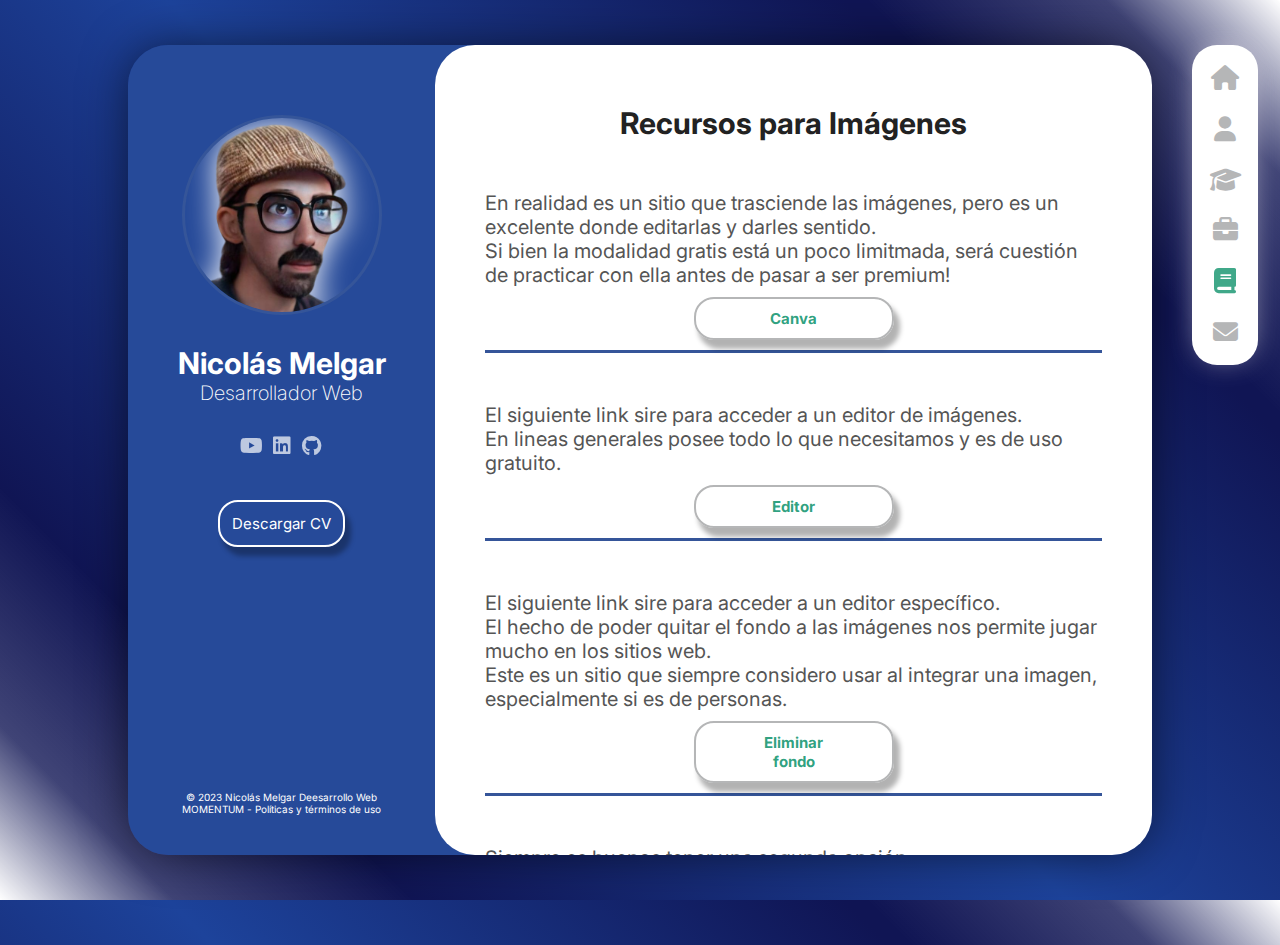
<file: assets/pages/recursosImg.html>
<!DOCTYPE html>
<html lang="es">

<head>
    <!-- CARACTER Y ESCALA -->
    <meta charset="UTF-8">
    <meta name="viewport" content="width=device-width, initial-scale=1, maximum-scale=1">
    <meta http-equiv="X-UA-Compatible" content="IE=edge">

    <!-- DESCRIPPCIÓN Y KEY WORDS -->
    <meta name="description" content="Sitio de Nicolás Melgar dedicado al diseño y desarrollo web como Front End">
    <meta name="keywwords"
        content="FONTEND, FRONT END, DISEÑO WEB, DESARROLLO WEB, HTML, CSS, JAVASCRIPT, JAVA, SASS, BOOTSTRAP, GIT">

            <!-- Google / Search Engine Tags -->
    <meta itemprop="name" content="Nicolas Melgar Desarrollo Web">
    <meta itemprop="description" content="Sitio de Nicolás Melgar dedicado al diseño y desarrollo web como Front End">
    <meta itemprop="image" content="assets\img\LentesSF.png">

    <!-- Facebook Meta Tags -->
    <meta property="og:url" content="https://nicolasmelgar.github.io/Portafolio">
    <meta property="og:type" content="website">
    <meta property="og:title" content="N/M Desarrollo Web">
    <meta property="og:description"
        content="Sitio de Nicolás Melgar dedicado al diseño y desarrollo web como Front End">
    <meta property="og:image" content="assets\img\LentesSF.png">

    <!-- Twitter Meta Tags -->
    <meta name="twitter:card" content="summary_large_image">
    <meta name="twitter:title" content="N/M Desarrollo Web">
    <meta name="twitter:description"
        content="Sitio de Nicolás Melgar dedicado al diseño y desarrollo web como Front End">
    <meta name="twitter:image" content="assets\img\LentesSF.png">
    
    <!-- FAVICON -->
    <link rel="shortcut icon" href="./assets/img/LogoNMcuadrado.png" type="image/x-icon">

    <!-- FONTAWERSOME directo asseets -->
    <link rel="stylesheet" href="../fonts/fontawesome-free-6.4.0-web/fontawesome-free-6.4.0-web/css/all.min.css">

    <!-- Hoja estilos CSS -->
    <link rel="stylesheet" href="../css/estilo.css">

    <!-- Font-family:  Inter -->
    <style>
        @import url('https://fonts.googleapis.com/css2?family=Inter:wght@200;400&display=swap');
    </style>

    <!-- Mi JS para menú -->
    <script src="../js/menu.js" defer> </script>

    <!-- TITULO -->
    <title>N/M Desarrollo Web</title>

</head>

<body>
    <div class="layout">

        <!-- Barra lateral (info usuario) -->
        <aside class="layout__aside">

            <section class="aside__user-info">

                <!-- Información general de usuario -->
                <div class="user-info__general">
                    <div class="user-info__container-imagen">
                        <img class="user-info__imagen" src="../img/LentesSF.png" alt="Nicolas Melgar desarrollador web">
                    </div>

                    <h2 class="user-info__nombre">Nicolás Melgar</h2>
                    <h4 class="user-info__trabajo">Desarrollador Web</h4>
                </div>

                <!-- Menú de navegación -->
                <nav class="layout__menu">
                    <ul class="menu__list">
                        <li class="menu__option">
                            <a href="../../index.html">
                                <i class="menu__icon fa-solid fa-house"></i>
                                <span class="menu__overlay">Inicio</span>
                            </a>
                        </li>

                        <li class="menu__option">
                            <a href="sobreMi.html">
                                <i class="menu__icon fa-solid fa-user"></i>
                                <span class="menu__overlay">Sobre Mi</span>
                            </a>
                        </li>

                        <li class="menu__option">
                            <a href="estudios.html">
                                <i class="menu__icon fa-solid fa-graduation-cap"></i>
                                <span class="menu__overlay">Estudios</span>
                            </a>
                        </li>

                        <li class="menu__option">
                            <a href="portafolio.html">
                                <i class="menu__icon fa-solid fa-briefcase"></i>
                                <span class="menu__overlay">Portafolio</span>
                            </a>
                        </li>

                        <li class="menu__option">
                            <a href="blog.html" id="bloqueo-blog">
                                <i class="menu__icon fa-solid fa-book"></i>
                                <span class="menu__overlay">Recursos</span>
                            </a>
                        </li>

                        <li class="menu__option">
                            <a href="contacto.html">
                                <i class="menu__icon fa-solid fa-envelope"></i>
                                <span class="menu__overlay">Contacto</span>
                            </a>
                        </li>
                    </ul>

                </nav>
                <!--  Iconos de redes sociales-->
                <div class="user-info__links">
                    <ul class="links__social">
                        <li class="social_option">
                            <a href="https://www.youtube.com/channel/UCL3P7mSnAlcI4cWkn4Hp_7Q" class="social__link"
                                target="_blank">
                                <i class="social__icon-Y fa-brands fa-youtube"></i>
                            </a>
                        </li>

                        <li class="social_option">
                            <a href="https://www.linkedin.com/in/nicol%C3%A1s-melgar-6b9960270/" class="social__link"
                                target="_blank">
                                <i class="social__icon-L fa-brands fa-linkedin"></i>
                            </a>
                        </li>

                        <li class="social_option">
                            <a href="https://github.com/NicolasMelgar" class="social__link" target="_blank">
                                <i class="social__icon-G fa-brands fa-github"></i>
                            </a>
                        </li>
                    </ul>
                </div>


                <!-- Botón de descargar currículum-->
                <div class="user-info__buttons">
                    <a href="../doc/CV-Nicolas-Melgar.pdf" target="_blank" class="user-info__btn">Descargar CV</a>
                </div>

                <!-- Footer -->
                <footer class="user-info__footer">
                    <a class="user-info__politicas" href="politicas.html">
                        &copy; 2023 Nicolás Melgar Deesarrollo Web <br>
                        MOMENTUM - Políticas y términos de uso
                        </a>
                </footer>
            </section>
        </aside>

        <!-- Menu responsive -->
        <div class="layout__menu-toggle">
            <i class="menu-toggle__icon fa-solid fa-bars"></i>
            <i class="menu-toggle__icon fa-solid fa-xmark"></i>
        </div>
        
        <!-- Contenido principal -->
        <main class="layout__content">
            <section class="content__page content__blog">
                <!-- ESTE CONTENIDO ES LO QUE CAMBIA ENTRE LAS PÁGINAS -->
                <header class="recursosB__header">
                    <h1 class="blog__title">
                        Recursos para Imágenes
                    </h1>
                </header>

                <section class="blog__articulo">
                    <!-- Artículo 1 -->
                    <article class="recursos__articulo">
                        <div class="articulo__box1"> 
                            <p class="articulo__detalle">
                            En realidad es un sitio que trasciende las imágenes, pero es un excelente donde editarlas y darles sentido. <br>
                            Si bien la modalidad gratis está un poco limitmada, será cuestión de practicar con ella antes de pasar a ser premium!
                            </p>
                        </div>
                        <div class="articulo__box2">
                            <a href="https://www.canva.com/" class="user-info__btn artículo__btn" target="_blank">Canva</a>
                        </div>
                    </article>
                
                    <!-- Artículo 2 -->
                    <article class="recursos__articulo">
                        <div class="articulo__box1"> 
                            <p class="articulo__detalle">
                            El siguiente link sire para acceder a un editor de imágenes. <br>
                            En lineas generales posee todo lo que necesitamos y es de uso gratuito. 
                            </p>
                        </div>
                        <div class="articulo__box2">
                            <a href="https://www.photopea.com/" class="user-info__btn artículo__btn" target="_blank">Editor</a>
                        </div>
                    </article>

                    <!-- Artículo 3 -->
                    <article class="recursos__articulo">
                        <div class="articulo__box1"> 
                            <p class="articulo__detalle">
                            El siguiente link sire para acceder a un editor específico. <br>
                            El hecho de poder quitar el fondo a las imágenes nos permite jugar mucho en los sitios web. <br>
                            Este es un sitio que siempre considero usar al integrar una imagen, especialmente si es de personas. 
                            </p>
                        </div>
                        <div class="articulo__box2">
                            <a href="https://www.photoroom.com/quitar-fondo-imagen" class="user-info__btn artículo__btn" target="_blank">Eliminar fondo</a>
                        </div>
                    </article>

                    <!-- Artículo 4 -->
                    <article class="recursos__articulo">
                        <div class="articulo__box1"> 
                            <p class="articulo__detalle">
                            Siempre es buenos tener una segunda opción. <br>
                            SI bien las funcionalidades son semejantes al anterior no está de más tener una segunda opinión. 
                            </p>
                        </div>
                        <div class="articulo__box2">
                            <a href="https://www.remove.bg/es/upload" class="user-info__btn artículo__btn" target="_blank">Eliminar fondo II</a>
                        </div>
                    </article>

                    <!-- Artículo 5 -->
                    <article class="recursos__articulo">
                        <div class="articulo__box1"> 
                            <p class="articulo__detalle">
                            El siguiente link nos llevará a un sitio para descargar imágenes y videos.  <br>
                            Si bien es cierto que hay muchos, siempre me interesa que sea gratuito y sencillo de usar. 
                            </p>
                        </div>
                        <div class="articulo__box2">
                            <a href="https://www.pexels.com/es-es/" class="user-info__btn artículo__btn" target="_blank">Imágenes y videos</a>
                        </div>
                    </article>
                </section>


            </section>
        </main>
    </div>

</body>

</html>
</file>
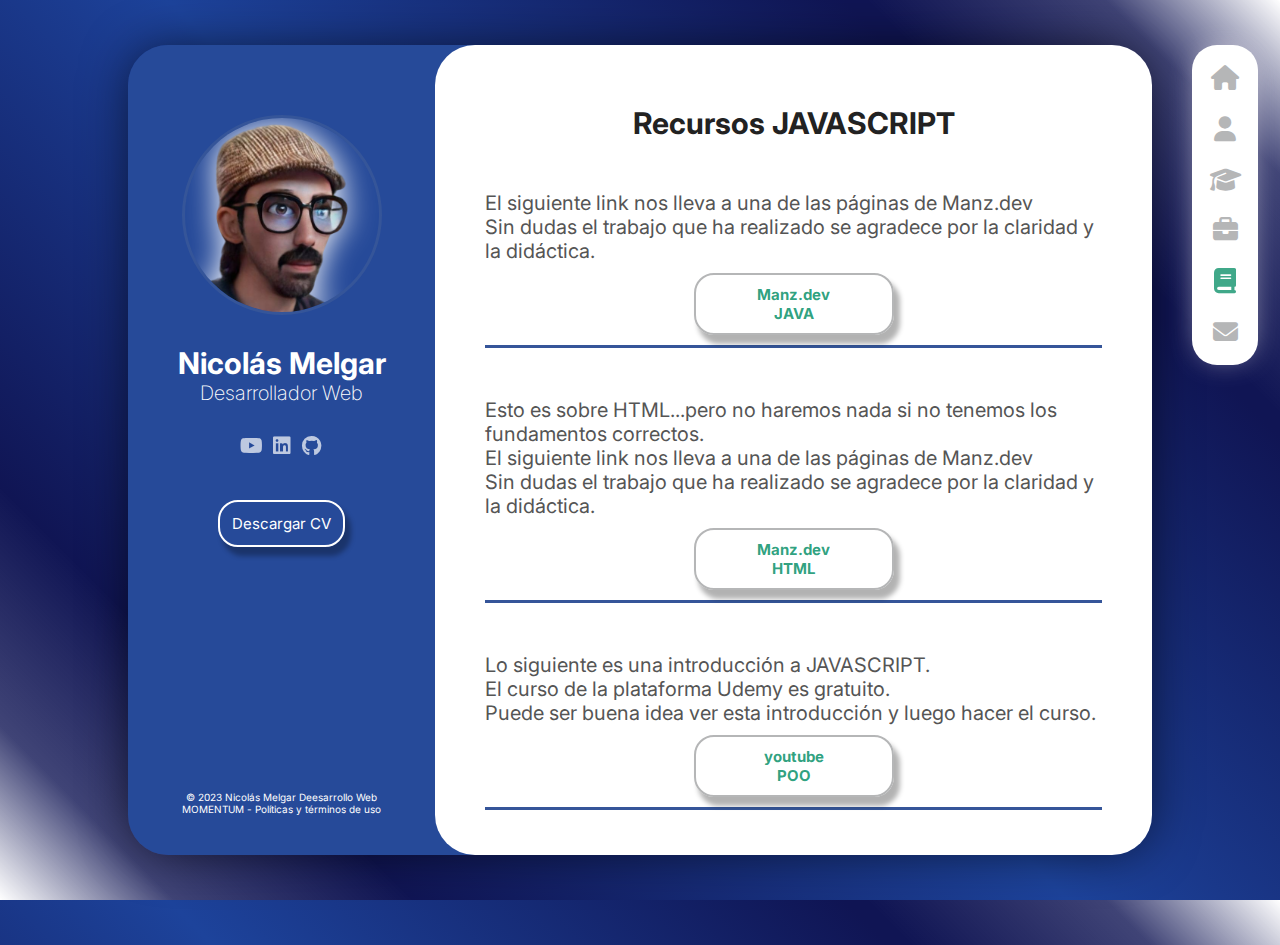
<file: assets/pages/recursosJava.html>
<!DOCTYPE html>
<html lang="es">

<head>
    <!-- CARACTER Y ESCALA -->
    <meta charset="UTF-8">
    <meta name="viewport" content="width=device-width, initial-scale=1, maximum-scale=1">
    <meta http-equiv="X-UA-Compatible" content="IE=edge">

    <!-- DESCRIPPCIÓN Y KEY WORDS -->
    <meta name="description" content="Sitio de Nicolás Melgar dedicado al diseño y desarrollo web como Front End">
    <meta name="keywwords"
        content="FONTEND, FRONT END, DISEÑO WEB, DESARROLLO WEB, HTML, CSS, JAVASCRIPT, JAVA, SASS, BOOTSTRAP, GIT">

            <!-- Google / Search Engine Tags -->
    <meta itemprop="name" content="Nicolas Melgar Desarrollo Web">
    <meta itemprop="description" content="Sitio de Nicolás Melgar dedicado al diseño y desarrollo web como Front End">
    <meta itemprop="image" content="assets\img\LentesSF.png">

    <!-- Facebook Meta Tags -->
    <meta property="og:url" content="https://nicolasmelgar.github.io/Portafolio">
    <meta property="og:type" content="website">
    <meta property="og:title" content="N/M Desarrollo Web">
    <meta property="og:description"
        content="Sitio de Nicolás Melgar dedicado al diseño y desarrollo web como Front End">
    <meta property="og:image" content="assets\img\LentesSF.png">

    <!-- Twitter Meta Tags -->
    <meta name="twitter:card" content="summary_large_image">
    <meta name="twitter:title" content="N/M Desarrollo Web">
    <meta name="twitter:description"
        content="Sitio de Nicolás Melgar dedicado al diseño y desarrollo web como Front End">
    <meta name="twitter:image" content="assets\img\LentesSF.png">
    
    <!-- FAVICON -->
    <link rel="shortcut icon" href="./assets/img/LogoNMcuadrado.png" type="image/x-icon">

    <!-- FONTAWERSOME directo asseets -->
    <link rel="stylesheet" href="../fonts/fontawesome-free-6.4.0-web/fontawesome-free-6.4.0-web/css/all.min.css">

    <!-- Hoja estilos CSS -->
    <link rel="stylesheet" href="../css/estilo.css">

    <!-- Font-family:  Inter -->
    <style>
        @import url('https://fonts.googleapis.com/css2?family=Inter:wght@200;400&display=swap');
    </style>

    <!-- Mi JS para menú -->
    <script src="../js/menu.js" defer> </script>

    <!-- TITULO -->
    <title>N/M Desarrollo Web</title>

</head>

<body>
    <div class="layout">

        <!-- Barra lateral (info usuario) -->
        <aside class="layout__aside">

            <section class="aside__user-info">

                <!-- Información general de usuario -->
                <div class="user-info__general">
                    <div class="user-info__container-imagen">
                        <img class="user-info__imagen" src="../img/LentesSF.png" alt="Nicolas Melgar desarrollador web">
                    </div>

                    <h2 class="user-info__nombre">Nicolás Melgar</h2>
                    <h4 class="user-info__trabajo">Desarrollador Web</h4>
                </div>

                <!-- Menú de navegación -->
                <nav class="layout__menu">
                    <ul class="menu__list">
                        <li class="menu__option">
                            <a href="../../index.html">
                                <i class="menu__icon fa-solid fa-house"></i>
                                <span class="menu__overlay">Inicio</span>
                            </a>
                        </li>

                        <li class="menu__option">
                            <a href="sobreMi.html">
                                <i class="menu__icon fa-solid fa-user"></i>
                                <span class="menu__overlay">Sobre Mi</span>
                            </a>
                        </li>

                        <li class="menu__option">
                            <a href="estudios.html">
                                <i class="menu__icon fa-solid fa-graduation-cap"></i>
                                <span class="menu__overlay">Estudios</span>
                            </a>
                        </li>

                        <li class="menu__option">
                            <a href="portafolio.html">
                                <i class="menu__icon fa-solid fa-briefcase"></i>
                                <span class="menu__overlay">Portafolio</span>
                            </a>
                        </li>

                        <li class="menu__option">
                            <a href="blog.html" id="bloqueo-blog">
                                <i class="menu__icon fa-solid fa-book"></i>
                                <span class="menu__overlay">Recursos</span>
                            </a>
                        </li>

                        <li class="menu__option">
                            <a href="contacto.html">
                                <i class="menu__icon fa-solid fa-envelope"></i>
                                <span class="menu__overlay">Contacto</span>
                            </a>
                        </li>
                    </ul>

                </nav>
                <!--  Iconos de redes sociales-->
                <div class="user-info__links">
                    <ul class="links__social">
                        <li class="social_option">
                            <a href="https://www.youtube.com/channel/UCL3P7mSnAlcI4cWkn4Hp_7Q" class="social__link"
                                target="_blank">
                                <i class="social__icon-Y fa-brands fa-youtube"></i>
                            </a>
                        </li>

                        <li class="social_option">
                            <a href="https://www.linkedin.com/in/nicol%C3%A1s-melgar-6b9960270/" class="social__link"
                                target="_blank">
                                <i class="social__icon-L fa-brands fa-linkedin"></i>
                            </a>
                        </li>

                        <li class="social_option">
                            <a href="https://github.com/NicolasMelgar" class="social__link" target="_blank">
                                <i class="social__icon-G fa-brands fa-github"></i>
                            </a>
                        </li>
                    </ul>
                </div>


                <!-- Botón de descargar currículum-->
                <div class="user-info__buttons">
                    <a href="../doc/CV-Nicolas-Melgar.pdf" target="_blank" class="user-info__btn">Descargar CV</a>
                </div>

                <!-- Footer -->
                <footer class="user-info__footer">
                    <a class="user-info__politicas" href="politicas.html">
                        &copy; 2023 Nicolás Melgar Deesarrollo Web <br>
                        MOMENTUM - Políticas y términos de uso
                        </a>
                </footer>
            </section>
        </aside>

        <!-- Menu responsive -->
        <div class="layout__menu-toggle">
            <i class="menu-toggle__icon fa-solid fa-bars"></i>
            <i class="menu-toggle__icon fa-solid fa-xmark"></i>
        </div>
        
        <!-- Contenido principal -->
        <main class="layout__content">
            <section class="content__page content__blog">
                <!-- ESTE CONTENIDO ES LO QUE CAMBIA ENTRE LAS PÁGINAS -->
                <header class="recursosB__header">
                    <h1 class="blog__title">
                        Recursos JAVASCRIPT
                    </h1>
                </header>

                <section class="blog__articulo">
                    <!-- Artículo 1 -->
                    <article class="recursos__articulo">
                        <div class="articulo__box1"> 
                            <p class="articulo__detalle">
                            El siguiente link nos lleva a una de las páginas de Manz.dev <br>
                            Sin dudas el trabajo que ha realizado se agradece por la claridad y la didáctica. 
                            </p>
                        </div>
                        <div class="articulo__box2">
                            <a href="https://lenguajejs.com/javascript/" class="user-info__btn artículo__btn" target="_blank">Manz.dev JAVA</a>
                        </div>
                    </article>
                
                    <!-- Artículo 2 -->
                    <article class="recursos__articulo">
                        <div class="articulo__box1"> 
                            <p class="articulo__detalle">
                                Esto es sobre HTML...pero no haremos nada si no tenemos los fundamentos correctos. <br>
                                El siguiente link nos lleva a una de las páginas de Manz.dev <br>
                                Sin dudas el trabajo que ha realizado se agradece por la claridad y la didáctica. 
                            </p>
                        </div>
                        <div class="articulo__box2">
                            <a href="https://lenguajehtml.com/html/" class="user-info__btn artículo__btn" target="_blank">Manz.dev HTML</a>
                        </div>
                    </article>

                    <!-- Artículo 3 -->
                    <article class="recursos__articulo">
                        <div class="articulo__box1"> 
                            <p class="articulo__detalle">
                            Lo siguiente es una introducción a JAVASCRIPT. <br>
                            El curso de la plataforma Udemy es gratuito. <br>
                            Puede ser buena idea ver esta introducción y luego hacer el curso. 
                            </p>
                        </div>
                        <div class="articulo__box2">
                            <a href="https://www.youtube.com/watch?v=QWAAiskbzZo&list=PLRBma32phT7iv2bq8vQI4Hes9ZGO6YRdM&index=1" class="user-info__btn artículo__btn" target="_blank">youtube POO</a>
                        </div>
                    </article>

                    <!-- Artículo 4 -->
                    <article class="recursos__articulo">
                        <div class="articulo__box1"> 
                            <p class="articulo__detalle">
                            El siguiente link podrás acceder a animaciones usando JS. <br>
                            Hay trabajos que realmente me han impresionado. ¡Las posibilidades con JS parecen muy amplias! 
                            </p>
                        </div>
                        <div class="articulo__box2">
                            <a href="https://animejs.com/" class="user-info__btn artículo__btn" target="_blank">Animaciones</a>
                        </div>
                    </article>

                    <!-- Artículo 5 -->
                    <!-- <article class="recursos__articulo">
                        <div class="articulo__box1"> 
                            <p class="articulo__detalle">
                            El siguiente link sire para verificar los link que has puesto en tu sitio. <br>
                            En caso de no funcionar lo primero sería repararlo o vincularlo. En su defecto, puedes configurar una ventana para mostrar.
                            </p>
                        </div>
                        <div class="articulo__box2">
                            <a href="https://ahrefs.com/broken-link-checker" class="user-info__btn artículo__btn" target="_blank">Check links</a>
                        </div>
                    </article> -->
                </section>


            </section>
        </main>
    </div>

</body>

</html>
</file>
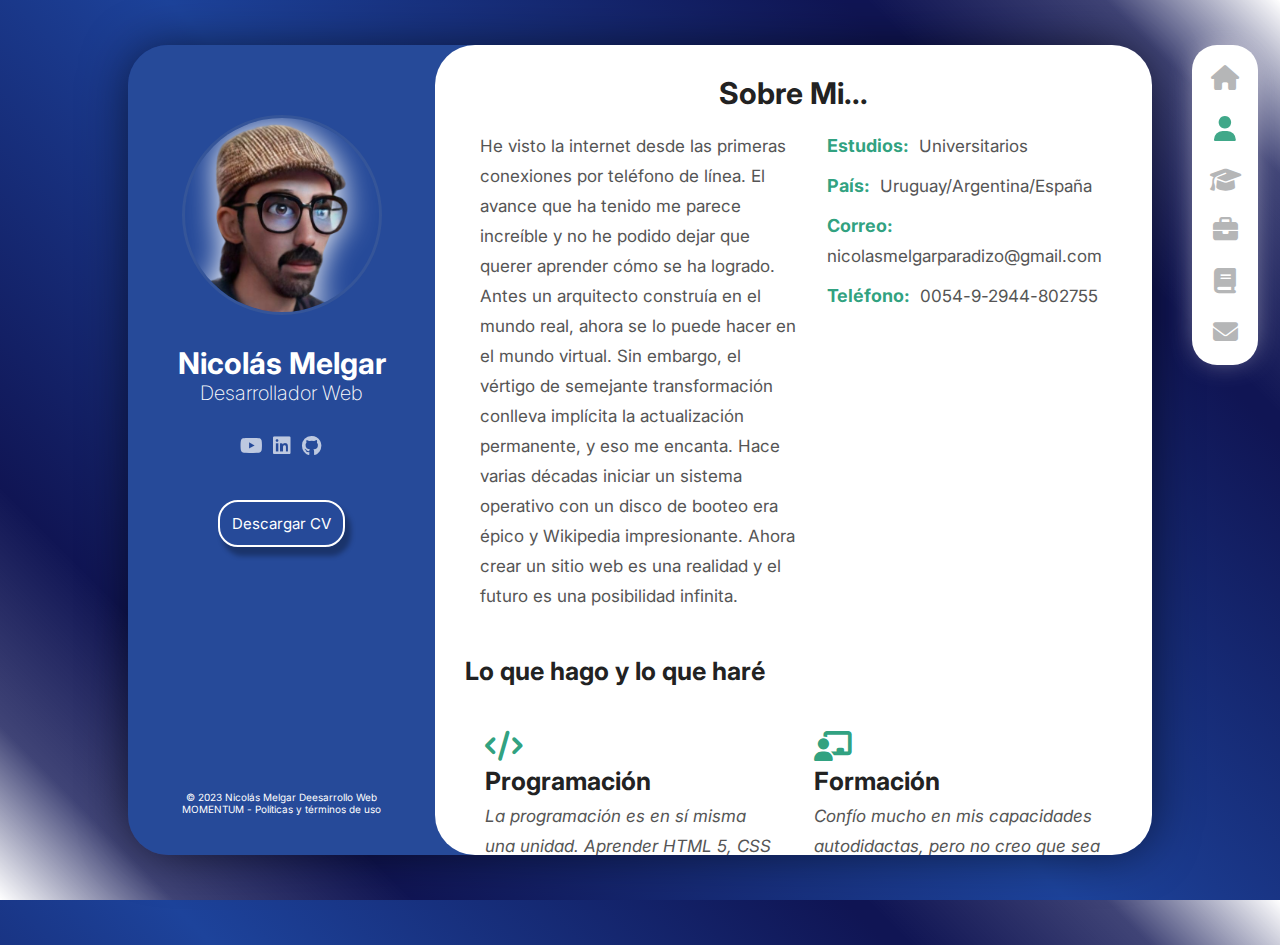
<file: assets/pages/sobreMi.html>
<!DOCTYPE html>
<html lang="es">

<head>
    <!-- CARACTER Y ESCALA -->
    <meta charset="UTF-8">
    <meta name="viewport" content="width=device-width, initial-scale=1, maximum-scale=1">
    <meta http-equiv="X-UA-Compatible" content="IE=edge">

    <!-- DESCRIPPCIÓN Y KEY WORDS -->
    <meta name="description" content="Sitio de Nicolás Melgar dedicado al diseño y desarrollo web como Front End">
    <meta name="keywwords"
        content="FONTEND, FRONT END, DISEÑO WEB, DESARROLLO WEB, HTML, CSS, JAVASCRIPT, JAVA, SASS, BOOTSTRAP, GIT">

            <!-- Google / Search Engine Tags -->
    <meta itemprop="name" content="Nicolas Melgar Desarrollo Web">
    <meta itemprop="description" content="Sitio de Nicolás Melgar dedicado al diseño y desarrollo web como Front End">
    <meta itemprop="image" content="assets\img\LentesSF.png">

    <!-- Facebook Meta Tags -->
    <meta property="og:url" content="https://nicolasmelgar.github.io/Portafolio">
    <meta property="og:type" content="website">
    <meta property="og:title" content="N/M Desarrollo Web">
    <meta property="og:description"
        content="Sitio de Nicolás Melgar dedicado al diseño y desarrollo web como Front End">
    <meta property="og:image" content="assets\img\LentesSF.png">

    <!-- Twitter Meta Tags -->
    <meta name="twitter:card" content="summary_large_image">
    <meta name="twitter:title" content="N/M Desarrollo Web">
    <meta name="twitter:description"
        content="Sitio de Nicolás Melgar dedicado al diseño y desarrollo web como Front End">
    <meta name="twitter:image" content="assets\img\LentesSF.png">
    
    <!-- FAVICON -->
    <link rel="shortcut icon" href="./assets/img/LogoNMcuadrado.png" type="image/x-icon">

    <!-- FONTAWERSOME directo asseets -->
    <link rel="stylesheet" href="../fonts/fontawesome-free-6.4.0-web/fontawesome-free-6.4.0-web/css/all.min.css">

    <!-- Hoja estilos CSS -->
    <link rel="stylesheet" href="../css/estilo.css">


    <!-- Font-family:  Inter -->
    <style>
        @import url('https://fonts.googleapis.com/css2?family=Inter:wght@200;400&display=swap');
    </style>

    <!-- Mi JS para menú -->
    <script src="../js/menu.js" defer> </script>


    <!-- TITULO -->
    <title>N/M Desarrollo Web</title>

</head>

<body>
    <div class="layout">

        <!-- Barra lateral (info usuario) -->
        <aside class="layout__aside">

            <section class="aside__user-info">

                <!-- Información general de usuario -->
                <div class="user-info__general">
                    <div class="user-info__container-imagen">
                        <img class="user-info__imagen" src="../img/LentesSF.png" alt="Nicolas Melgar desarrollador web">
                    </div>

                    <h2 class="user-info__nombre">Nicolás Melgar</h2>
                    <h4 class="user-info__trabajo">Desarrollador Web</h4>
                </div>

                <!-- Menú de navegación -->
                <nav class="layout__menu">
                    <ul class="menu__list">
                        <li class="menu__option">
                            <a href="../../index.html">
                                <i class="menu__icon fa-solid fa-house"></i>
                                <span class="menu__overlay">Inicio</span>
                            </a>
                        </li>

                        <li class="menu__option">
                            <a href="sobreMi.html" id="bloqueo-sobreMi">
                                <i class="menu__icon fa-solid fa-user"></i>
                                <span class="menu__overlay">Sobre Mi</span>
                            </a>
                        </li>

                        <li class="menu__option">
                            <a href="estudios.html">
                                <i class="menu__icon fa-solid fa-graduation-cap"></i>
                                <span class="menu__overlay">Estudios</span>
                            </a>
                        </li>

                        <li class="menu__option">
                            <a href="portafolio.html">
                                <i class="menu__icon fa-solid fa-briefcase"></i>
                                <span class="menu__overlay">Portafolio</span>
                            </a>
                        </li>

                        <li class="menu__option">
                            <a href="blog.html">
                                <i class="menu__icon fa-solid fa-book"></i>
                                <span class="menu__overlay">Recursos</span>
                            </a>
                        </li>

                        <li class="menu__option">
                            <a href="contacto.html">
                                <i class="menu__icon fa-solid fa-envelope"></i>
                                <span class="menu__overlay">Contacto</span>
                            </a>
                        </li>
                    </ul>

                </nav>
                <!--  Iconos de redes sociales-->
                <div class="user-info__links">
                    <ul class="links__social">
                        <li class="social_option">
                            <a href="https://www.youtube.com/channel/UCL3P7mSnAlcI4cWkn4Hp_7Q" class="social__link"
                                target="_blank">
                                <i class="social__icon-Y fa-brands fa-youtube"></i>
                            </a>
                        </li>

                        <li class="social_option">
                            <a href="https://www.linkedin.com/in/nicol%C3%A1s-melgar-6b9960270/" class="social__link"
                                target="_blank">
                                <i class="social__icon-L fa-brands fa-linkedin"></i>
                            </a>
                        </li>

                        <li class="social_option">
                            <a href="https://github.com/NicolasMelgar" class="social__link" target="_blank">
                                <i class="social__icon-G fa-brands fa-github"></i>
                            </a>
                        </li>
                    </ul>
                </div>


                <!-- Botón de descargar currículum-->
                <div class="user-info__buttons">
                    <a href="../doc/CV-Nicolas-Melgar.pdf" target="_blank" class="user-info__btn">Descargar CV</a>
                </div>

                <!-- Footer -->
                <footer class="user-info__footer">
                    <a class="user-info__politicas" href="politicas.html">
                        &copy; 2023 Nicolás Melgar Deesarrollo Web <br>
                        MOMENTUM - Políticas y términos de uso
                        </a>
                </footer>
            </section>
        </aside>

        <!-- Menu responsive -->
        <div class="layout__menu-toggle">
            <i class="menu-toggle__icon fa-solid fa-bars"></i>
            <i class="menu-toggle__icon fa-solid fa-xmark"></i>
        </div>

        <!-- Contenido principal -->
        <main class="layout__content">
            <section class="content__page content__about">
                <!-- ESTE CONTENIDO ES LO QUE CAMBIA ENTRE LAS PÁGINAS -->
                <header class="about__header">
                    <h1 class="about__title">
                        Sobre Mi...
                    </h1>
                </header>

                <section class="about__personal-info">
                    <div class="personal-info__bio">
                        <p class="personal-info__description">
                            He visto la internet desde las primeras conexiones por teléfono de línea. El avance que ha tenido me parece increíble y no he podido dejar que querer aprender cómo se ha logrado. Antes un arquitecto construía en el mundo real, ahora se lo puede hacer en el mundo virtual. Sin embargo, el vértigo de semejante transformación conlleva implícita la actualización permanente, y eso me encanta. 
                            Hace varias décadas iniciar un sistema operativo con un disco de booteo era épico y Wikipedia impresionante. Ahora crear un sitio web es una realidad y el futuro es una posibilidad infinita. 

                        </p>
                    </div>

                    <div class="personal-info__data">
                        <ul class="personal-info__list">
                            <li class="personal-info__option">
                                <span class="personal-info__title">Estudios:</span>
                                <span class="personal-info__value">Universitarios</span>
                            </li>
                            <li class="personal-info__option">
                                <span class="personal-info__title">País:</span>
                                <span class="personal-info__value">Uruguay/Argentina/España</span>
                            </li>
                            <li class="personal-info__option">
                                <span class="personal-info__title">Correo:</span>
                                <span class="personal-info__value">nicolasmelgarparadizo@gmail.com</span>
                            </li>
                            <li class="personal-info__option">
                                <span class="personal-info__title">Teléfono:</span>
                                <span class="personal-info__value">0054-9-2944-802755</span>
                            </li>
                        </ul>
                    </div>
                </section>

                <section class="about__servicios">
                    <header class="servicios__header">
                        <h2 class="servicios__titulo">
                            Lo que hago y <span class="titulo__color">lo que haré</span>
                        </h2>
                    </header>
                    <div class="servicios__container">
                        <!-- servicio 1 -->
                        <article class="servicios__servicio">
                            <div class="servicio__icon">
                                <i class="fa-solid fa-code"></i>
                            </div>
                            <div class="servicios__contenido">
                                <h4 class="servicios__titulo">Programación</h4>
                                <p class="servicio__descripcion">La programación es en sí misma una unidad. Aprender HTML 5, CSS 3, JavaScrip y JAVA ha sido solo el comienzo. <br>
                                    Seguiré realizando cursos de introducción a la
                                    programación, de matemáticas discretas en su uso tecnológico y cualquier otra tecnología que considere pertinente para mi proceso. </p>
                            </div>
                        </article>

                        <!-- servicio 2 -->
                        <article class="servicios__servicio">
                            <div class="servicio__icon">
                                <i class="fa-solid fa-chalkboard-user"></i>
                            </div>
                            <div class="servicios__contenido">
                                <h4 class="servicios__titulo">Formación</h4>
                                <p class="servicio__descripcion">Confío mucho en mis capacidades autodidactas, pero no
                                    creo que sea el único camino. Por ello, he decidido diversificar mi formación de
                                    forma tal que evite los obstáculos clásicos de ser autodidacta. <br>
                                    Por eso usaré Freecodecamp, Open bootcamp, Coderhouse, Proyecto odin y cursos gratis
                                    o pagos de las plataformas educativas líderes.</p>
                            </div>
                        </article>


                        <!-- servicio 3 -->
                        <article class="servicios__servicio">
                            <div class="servicio__icon">
                                <i class="fa-solid fa-computer"></i>
                            </div>
                            <div class="servicios__contenido">
                                <h4 class="servicios__titulo">Desarrollo web</h4>
                                <p class="servicio__descripcion">El desarrollo web permite sentir cierta "satisfacción"
                                    a partir de logros concretos, y esto es importante al comenzar. Ver en la vida real
                                    lo que uno construye me resulta imprescindible, por eso el Frontend es el primer
                                    momento en mi camino. Ya luego el Backend llegará inevitablemente.</p>
                            </div>
                        </article>

                        <!-- servicio 4 -->
                        <article class="servicios__servicio">
                            <div class="servicio__icon">
                                <i class="fa-solid fa-terminal"></i>
                            </div>
                            <div class="servicios__contenido">
                                <h4 class="servicios__titulo">Revisión y mejora de código</h4>
                                <p class="servicio__descripcion">He descubierto que revisar mis códigos y modificarlos,
                                    así como ayudar a otros en la mejora de sus códigos, ha sido un camino de
                                    aprendizaje muy valioso. En todo caso, uno aprende realmente lo que enseña...dicen.
                                </p>
                            </div>
                        </article>


                    </div>
                </section>

                <section class="about__reviews">
                    <header class="reviews__header">
                        <h2 class="reviews__title">Reseñas</h2>
                    </header>
                    <div class="reviews__container">
                        <!-- review 1 -->
                        <article class="reviews__review">
                            <div class="review__image-container">
                                <img class="review__image" src="../img/testimonio2.jpg" alt="testimonio1">
                            </div>
                            <div class="review__description">
                                <p class="review__text">
                                    Aquí iría una reseña real la cual debo solicitar a la gente que he ayudado con su 
                                    trabajo o los clientes de las páginas web de donweb si quieren. 
                                    Lo importante es que sea real.
                                </p>
                            </div>
                            <div class="review__autor">
                                <div class="review__autor--info">
                                    <h3 class="review__nombre">Andrés Leiva</h3>
                                    <h4 class="review__company">Developers S.A.</h4>
                                </div>
                                <div class="review__autor-icon">
                                    <i class="review__icon fa-solid fa-quote-right"></i>
                                </div>
                            </div>
                        </article>
                        <!-- Review 2 -->
                        <article class="reviews__review">
                            <div class="review__image-container">
                                <img class="review__image" src="../img/testimonio1.jpg" alt="testimonio1">
                            </div>
                            <div class="review__description">
                                <p class="review__text">
                                    Aquí iría una reseña real la cual debo solicitar a la gente que he ayudado con su 
                                    trabajo o los clientes de las páginas web de donweb si quieren. 
                                    Lo importante es que sea real.
                                </p>
                            </div>
                            <div class="review__autor">
                                <div class="review__autor--info">
                                    <h3 class="review__nombre">Mariela Davies</h3>
                                    <h4 class="review__company">Profesional Independiente</h4>
                                </div>
                                <div class="review__autor-icon">
                                    <i class="review__icon fa-solid fa-quote-right"></i>
                                </div>
                            </div>
                        </article>
                    </div>
                </section>


                <section class="about__prices">
                    <header class="prices__header">
                        <h2 class="prices__title">Precios</h2>
                    </header>

                    <div class="prices__container">
                        <!-- Tarifa normal -->
                        <section class="prices__box">
                            <div class="prices__subtitle">
                                <h2 class="prices__text">Normal</h2>
                            </div>
                            <div class="prices__price">
                                <span class="prices__number">$ / Usd </span>
                                <small class="prices__advice">A convenir</small>
                            </div>
                            <div class="prices__buy">
                                <a class="prices__btn" href="#">Presupuesto gratis</a>
                            </div>
                            <div class="prices__reward">
                                Creación de un sitio web
                            </div>
                            <div class="prices__reward">
                                Personalización usando HTML - CSS - Bootstrap
                            </div>
                            <div class="prices__reward">
                                Formato Landing Page
                            </div>
                        </section>
                        <!-- Tarifa Premiun -->
                        <section class="prices__box">
                            <div class="prices__subtitle">
                                <h2 class="prices__text">Premium</h2>
                            </div>
                            <div class="prices__price">
                                <span class="prices__number">$ / Usd</span>
                                <small class="prices__advice">A convenir</small>
                            </div>
                            <div class="prices__buy">
                                <a class="prices__btn" href="#">Presupuesto gratis</a>
                            </div>
                            <div class="prices__reward">
                                Creación de un sitio web
                            </div>
                            <div class="prices__reward">
                                Personalización usando HTML - CSS - JavaScrip - Animaciones - SEO
                            </div>
                            <div class="prices__reward">
                                Formato multi-páginas
                            </div>
                        </section>
                    </div>
                </section>

                <section class="about__extra">
                    <header class="extra__header">
                        <h2 class="extra__title">Información Extra</h2>
                    </header>
                    <div class="extra__container">
                        <!-- extra info 1 -->
                        <article class="extra__info">
                            <i class="extra__icon fa-solid fa-heart"></i>
                            <h4 class="extra__subtitle">Personalización</h4>
                            <span class="extra__quantity">Total</span>
                        </article>
                        <!-- Extra info 2 -->
                        <article class="extra__info">
                            <i class="extra__icon fa-solid fa-clock"></i>
                            <h4 class="extra__subtitle">Tiempos</h4>
                            <span class="extra__quantity">5 - 30 días</span>
                        </article>
                        <!-- Extra info 3 -->
                        <article class="extra__info">
                            <i class="extra__icon fa-solid fa-star"></i>
                            <h4 class="extra__subtitle">Mantenimiento</h4>
                            <span class="extra__quantity">Permanente</span>
                        </article>
                    </div>
                </section>
            </section>
        </main>
    </div>

</body>

</html>
</file>
<file: assets/css/estilo.css>
@charset "UTF-8";
* {
  margin: 0;
  padding: 0;
  vertical-align: baseline;
}

*, *::before, *::after {
  box-sizing: border-box;
  -webkit-box-sizing: border-box;
  -moz-box-sizing: border-box;
}

html {
  scroll-behavior: smooth;
}

body {
  min-height: 100vh;
  font-family: Inter;
  scroll-behavior: smooth; /*esto suaviza el pasaje de scroll*/
  text-rendering: optimizeSpeed; /*esto optimiza la carga de fonts*/
}

ul, ol {
  list-style: none;
}

a {
  text-decoration: none;
  display: block;
  font-family: inherit; /*esto hace que lo herede del padre*/
  font-size: inherit;
  color: inherit;
}

p a {
  display: inline;
}

img, video, iframe, picture, figure {
  max-width: 100%;
  display: block;
}

form, input, select, textarea, button, label {
  display: block;
  font-family: inherit; /*esto hace que lo herede del padre*/
  font-size: inherit;
  color: inherit;
}

/* ESTILOS GENERALES */
html {
  font-size: 10px;
  height: 100%;
}

body {
  width: 100%;
  height: 100%;
  max-height: 100%;
  font-family: "Inter", Helvetica, sans-serif;
  color: #555;
  overflow: hidden;
  font-size: 1.5rem;
  /*gradiente generado en ultimate css*/
  /* Permalink - use to edit and share this gradient: https://colorzilla.com/gradient-editor/#101554+19,1d439b+49,101554+80&0+0,0.8+8,1+19,1+81,0.8+92,0+100 */
  background: -moz-linear-gradient(45deg, rgba(16, 21, 84, 0) 0%, rgba(16, 21, 84, 0.8) 8%, rgb(16, 21, 84) 19%, rgb(29, 67, 155) 49%, rgb(16, 21, 84) 80%, rgb(16, 21, 84) 81%, rgba(16, 21, 84, 0.8) 92%, rgba(16, 21, 84, 0) 100%);
  /* FF3.6-15 */
  background: -webkit-linear-gradient(45deg, rgba(16, 21, 84, 0) 0%, rgba(16, 21, 84, 0.8) 8%, rgb(16, 21, 84) 19%, rgb(29, 67, 155) 49%, rgb(16, 21, 84) 80%, rgb(16, 21, 84) 81%, rgba(16, 21, 84, 0.8) 92%, rgba(16, 21, 84, 0) 100%);
  /* Chrome10-25,Safari5.1-6 */
  background: linear-gradient(45deg, rgba(16, 21, 84, 0) 0%, rgba(16, 21, 84, 0.8) 8%, rgb(16, 21, 84) 19%, rgb(29, 67, 155) 49%, rgb(16, 21, 84) 80%, rgb(16, 21, 84) 81%, rgba(16, 21, 84, 0.8) 92%, rgba(16, 21, 84, 0) 100%);
  /* W3C, IE10+, FF16+, Chrome26+, Opera12+, Safari7+ */
  filter: progid:DXImageTransform.Microsoft.gradient(startColorstr="#00101554", endColorstr="#00101554", GradientType=1);
  /* IE6-9 fallback on horizontal gradient */
}

h1,
h2,
h3,
h4,
h5,
h6 {
  color: #222222;
}

.about__header,
.resume__header,
.portafolio__header,
.blog__header,
.contacto__header {
  margin-bottom: 4rem;
  display: inline-block;
}

.about__title,
.resume__title,
.portafolio__title,
.blog__title,
.contacto__title {
  font-size: 3rem;
  position: relative;
}

.servicios__header,
.reviews__header,
.clients__header,
.prices__header,
.extra__header,
.resume__subheader,
.contacto__form-header {
  display: inline-block;
  padding-right: 1rem;
  position: relative;
  margin-bottom: 2rem;
}

/*El tamaño de este título me está pisando el del header*/
.servicios__titulo,
.reviews__title,
.clients__title,
.prices__title,
.extra__title,
.resume__subtitle,
.contacto__title {
  font-size: 2.5rem;
  margin: 0.5rem 0;
}

/*ESTO ES PARA NO PODER HACER CLICK EN LA PÁGINA QUE ESTOY*/
#bloqueo-sobreMi:hover .menu__icon,
#bloqueo-contacto:hover .menu__icon,
#bloqueo-blog:hover .menu__icon,
#bloqueo-estudios:hover .menu__icon,
#bloqueo-portafolio:hover .menu__icon,
#bloqueo-inicio:hover .menu__icon {
  opacity: 0.7;
  pointer-events: none;
  color: #355599;
}

/*Esto cambia el color del ícono en la página activa*/
#bloqueo-sobreMi .fa-solid,
#bloqueo-inicio .fa-solid,
#bloqueo-contacto .fa-solid,
#bloqueo-blog .fa-solid,
#bloqueo-estudios .fa-solid,
#bloqueo-portafolio .fa-solid {
  color: rgb(44, 159, 125);
  opacity: 0.9;
}

/*---   SCROLL PARA MOZ   ---*/
/* este se complica porque moz no tiene como webkit*/
.content__page {
  scrollbar-width: auto;
  scrollbar-color: #4372d7 transparent;
}

/*---   SCROLL PARA CHROME   ---*/
/*ancho de la barra y color de fondo*/
.content__page::-webkit-scrollbar {
  width: 30px;
  background: transparent;
}

/*el borde de caja al rededor de lo anterior*/
.content__page::-webkit-scrollbar-thumb {
  border: 10px solid transparent;
  box-shadow: none;
  border-radius: 4rem;
}

/*esta es la barra que se desplaza en la página*/
.content__page:hover::-webkit-scrollbar-thumb {
  box-shadow: inset 0 0 0 10px #d3d3d4;
}

.content__page:hover::-webkit-scrollbar-thumb:hover {
  border: 8px solid transparent;
  box-shadow: inset 0 0 0 10px #4372d7;
}

/*esta es la caja que contiene todo el scroll*/
.content__page::-webkit-scrollbar-track {
  background-color: transparent;
  margin: 4rem 0rem;
}

/*---   SCROLL PARA CHROME   ---*/
/*LAYOUT ASIDE*/
/*ancho de la barra y color de fondo*/
.layout__aside::-webkit-scrollbar {
  width: 30px;
  background: var(--color-s); /*uso este color para que quede integrado e invisible en el layout*/
}

/*el borde de caja al rededor de lo anterior*/
.layout__aside::-webkit-scrollbar-thumb {
  border: 10px solid transparent;
  box-shadow: none;
  border-radius: 4rem;
}

/*esta es la barra que se desplaza en la página*/
.layout__aside:hover::-webkit-scrollbar-thumb {
  box-shadow: inset 0 0 0 10px #ffffff;
}

.layout__aside:hover::-webkit-scrollbar-thumb:hover {
  border: 8px solid transparent;
  box-shadow: inset 0 0 0 10px #ffffff;
}

/*esta es la caja que contiene todo el scroll*/
.layout__aside::-webkit-scrollbar-track {
  background-color: transparent;
  margin: 2rem 0rem;
}

/*LAYOUT PARA MOZILLA*/
.layout__aside {
  scrollbar-width: auto;
  scrollbar-color: #264A99 #ffffff;
}

/*------------SECCION CURSOS -----------------*/
section.cursos__curso h3 {
  margin-bottom: 1rem;
  margin-left: 2rem;
}

/*ESTRUCTURA PRINCIPAL*/
.layout {
  position: relative;
  min-width: 1290px;
  width: 75%;
  height: 90vh;
  /*como el valor es igual la altura es fija, así que en body va 100%*/
  min-height: 80vh;
  margin: 5vh auto;
  /*esto centra la caja principal*/
  /*Luego deberé vincular las áreas*/
  display: grid;
  grid-template-areas: "aside content";
  grid-template-columns: 30% 70%;
  /*sombra detras de layout*/
  border-radius: 4rem;
  box-shadow: 0 0 50px -5px rgba(0, 0, 0, 0.65);
}

/*BARRA LATERAL AZUL (ASIDE)*/
.layout__aside {
  z-index: 1;
  grid-area: aside;
  /*vinculo el área aside*/
  border-radius: 4rem 0 0 4rem;
  /* esto overflow está pensado en lo responsive */
  overflow: auto;
  /*me coloca una barra de scroll si es necesaria*/
  overflow-x: hidden;
  /*me oculta lo que sobre de ancho, eje x*/
}

/*Caja con foto e información*/
.aside__user-info {
  display: flex;
  flex-direction: column;
  align-items: center;
  text-align: center;
  min-height: 100%;
  min-width: 30rem;
  background-color: #264A99;
  color: #ffffff;
}

/*Caja de mi imágen*/
.user-info__container-imagen {
  position: relative;
  display: inline-block;
  margin-top: 7rem;
  width: 20rem;
  background-color: #264A99;
  /*esto es por si no se carga la img*/
  border: 3px solid #355599;
  border-radius: 30rem;
  overflow: hidden;
}

.user-info__imagen {
  margin-left: 2rem;
  width: 100%;
  filter: drop-shadow(0px 0px 15px #ffffff);
}

.user-info__nombre {
  margin-top: 2.6rem;
  color: #ffffff;
  font-size: 3rem;
}

.user-info__trabajo {
  color: #ffffff;
  font-size: 2rem;
  font-weight: 200;
}

.user-info__links {
  margin-bottom: 2rem;
}

.links__social {
  display: flex;
  flex-direction: row;
  text-align: center;
  margin-top: 2.5rem;
}

.social_option {
  height: 3rem;
  width: 3rem;
  font-size: 2rem;
  line-height: 3.2rem;
  opacity: 0.7;
  border-radius: 2rem;
  transition: all 500ms linear;
}

.social_option:hover {
  opacity: 1;
  background-color: rgba(255, 255, 255, 0.3);
}

.social__icon-Y:hover {
  color: red;
}

.social__icon-L:hover {
  color: rgb(8, 66, 137);
}

.social__icon-G:hover {
  color: rgb(2, 0, 0);
}

.user-info__buttons {
  margin-top: 2rem;
  margin-bottom: 2.5rem;
}

.user-info__btn {
  border: 2px solid #ffffff;
  padding: 1.2rem;
  border-radius: 2rem;
  font-size: 1.5rem;
  color: #ffffff;
  /*SOMBRA: desplazamiento vertical, despl horiz, difuminado, ancho imagen, color y opaciodad*/
  box-shadow: 5px 8px 5px 1px rgba(0, 0, 0, 0.3);
  transition: all 500ms ease-in-out;
}

.user-info__btn:hover {
  background-color: #ffffff;
  color: #04b4e0;
}

.user-info__footer {
  position: absolute;
  bottom: 4rem;
  font-size: 1rem;
}

.user-info__politicas:hover {
  color: rgba(44, 159, 125, 0.99);
}

/*CONTENIDO PRINCIPAL (CONTENT)*/
.layout__content {
  grid-area: content;
  /*vinculo el área content*/
  height: 100%;
  min-height: 100%;
  background-color: #264A99;
  /*sup izq - sup dere - abajo der - abajo izq*/
  border-radius: 0 10rem 10rem 0;
}

.content__page {
  background-color: #ffffff;
  min-height: 100%;
  border-radius: 4rem;
  display: flex;
  flex-direction: column;
  justify-content: center;
  align-items: center;
}

.page__name {
  font-size: 6rem;
  margin-bottom: 1rem;
}

.page__job {
  font-size: 3rem;
  font-weight: lighter;
  color: #888;
}

/*MENU DE NAVEGACIÓN FIJA LATERAL*/
.layout__menu {
  display: block;
  position: absolute;
  top: 0;
  right: -15rem;
  min-width: 11rem;
  border-color: transparent;
}

.menu__list {
  display: flex;
  flex-direction: column;
  justify-content: space-between;
  align-items: center;
  position: relative;
  width: 60%;
  min-height: 32rem;
  padding: 2rem 0;
  background-color: #ffffff;
  box-shadow: 0 0 3rem -1rem rgba(246, 241, 241, 0.8);
  border-radius: 2.5rem;
}

.menu__option {
  display: block;
  width: 100%;
  text-align: center;
  transition: all 500ms ease-out;
}

.menu__option:hover .menu__icon {
  color: #355599;
}

.menu__icon {
  color: #b5b6b7;
  font-size: 2.5rem;
  transition: all 500ms ease-out;
}

.menu__overlay {
  position: absolute;
  right: 0;
  margin-top: -3rem;
  opacity: 0;
  display: block;
  color: #ffffff;
  padding: 0.5rem 1rem;
  border-radius: 2rem;
  background-color: #355599;
  font-size: 2rem;
  /*esto lo uso para que no arme dos filas en "sobre mi"*/
  white-space: nowrap;
  transition: all 500ms ease-in;
}

.menu__option:hover .menu__overlay {
  opacity: 1;
  right: 80%;
}

/* --- SOBRE MI --- */
/* Generales de varias páginas (SOBRE MI - ESTUDIOS - ETC */
.content__about,
.content__resume,
.content__portafolio,
.content__blog,
.content__contacto {
  overflow: auto;
  /*estas dos alturas sirven para fijar el contenido como quiero*/
  min-height: 100%;
  height: 100%;
  padding: 3rem;
  padding-right: 3rem;
  /*sobre-escribo el display flex del content__page con este en bloque*/
  display: block;
}

.about__header,
.resume__header,
.portafolio__header,
.blog__header,
.contacto__header {
  margin-bottom: 4rem;
  display: inline-block;
}

.about__header,
.resume__header,
.portafolio__header,
.blog__header,
.contacto__header {
  margin-bottom: 2rem;
  display: flex;
  justify-content: center;
}

.about__title,
.resume__title,
.portafolio__title,
.blog__title,
.contacto__title {
  font-size: 3rem;
  position: relative;
}

.servicios__header,
.reviews__header,
.clients__header,
.prices__header,
.extra__header,
.resume__subheader,
.contacto__form-header {
  display: inline-block;
  padding-right: 1rem;
  position: relative;
  margin-bottom: 2rem;
}

/*El tamaño de este título me está pisando el del header*/
.servicios__titulo,
.reviews__title,
.clients__title,
.prices__title,
.extra__title,
.resume__subtitle,
.contacto__title {
  font-size: 2.5rem;
  margin: 0.5rem 0;
}

/*personal info*/
.about__personal-info {
  width: 100%;
  display: flex;
  flex-direction: row;
  /*esto lo coloco por si queiro modificarlo al responsive*/
  margin-bottom: 4rem;
  font-size: 1.7rem;
}

/*Caja con biografía*/
.personal-info__bio {
  flex-basis: 55%;
  padding: 0 1.5rem;
}

/*Caja con datos personales*/
.personal-info__data {
  flex-basis: 45%;
  padding: 0 1.5rem;
}

/*la biografía en sí*/
.personal-info__description {
  line-height: 3rem;
}

.personal-info__option {
  margin-bottom: 1rem;
}

.personal-info__title {
  color: rgba(44, 159, 125, 0.99);
  margin-right: 0.5rem;
  font-size: 1.8rem;
  line-height: 3rem;
  font-weight: 700;
}

.personal-info__value {
  margin-right: 0.5rem;
  font-size: 1.7rem;
  line-height: 3rem;
}

/*Parte sobre servicios*/
.about__servicios,
.about__reviews,
.about__clients,
.about__prices,
.about__extra {
  width: 100%;
  margin-bottom: 2rem;
}

.servicios__container {
  display: flex;
  flex-direction: row;
  flex-wrap: wrap;
  width: 100%;
  margin-bottom: 1.5rem;
}

.servicios__servicio {
  flex-basis: 50%;
  padding: 2rem 2rem;
}

/*Aca el fon y line son iguales que en la bio*/
.servicio__descripcion {
  font-size: 1.7rem;
  line-height: 3rem;
  font-style: italic;
  text-align: start;
}

.servicio__icon .fa-solid {
  color: rgba(44, 159, 125, 0.99);
  font-size: 3rem;
}

/* ---   REVIEWS   --- */
/* TARJETAS  */
.reviews__container {
  width: 100%;
  display: flex;
  flex-direction: row;
  /*Esto me sirve si tengo más de 2 reviews, ahora tengo solo 2 y no hace efecto, pero lo dejo por las dudas*/
  flex-wrap: wrap;
}

.reviews__review {
  flex-basis: calc(50% - 1rem);
  /*como solo use la prop margin, tengo que sumar izq y derecha para que funcione)*/
  padding: 2rem 2rem;
  border: 2px solid #b5b6b7;
  border-radius: 2rem;
  margin: 4rem 0.5rem;
}

/*imágenes de tarjetas reviews*/
.review__image-container {
  width: 100%;
}

.review__image {
  max-width: 15rem;
  max-height: 15rem;
  border: 3px solid #b5b6b7;
  border-radius: 50%;
  box-shadow: 10px 10px 10px -2px rgba(0, 0, 0, 0.2);
  /*le pongo este background porque sino se me cruzan las líneas grices*/
  background-color: #b5b6b7;
  /*Esto coloca la imagen en el medio y me permite modificarlo para subirla o bajarla*/
  margin: 0 auto;
  margin-top: -6rem;
  margin-bottom: 2rem;
}

.review__description {
  margin-bottom: 1rem;
}

.review__text {
  font-size: 1.5rem;
  line-height: 2.4rem;
  text-align: center;
}

.review__autor {
  margin-top: 2rem;
  display: flex;
  flex-direction: row;
  justify-content: space-between;
}

.review__nombre {
  font-size: 1.8rem;
  margin-bottom: 0.5rem;
}

.review__company {
  color: #b5b6b7;
  font-size: 1.3rem;
  font-weight: 500;
}

.review__icon {
  font-size: 4rem;
  color: rgba(44, 159, 125, 0.99);
  opacity: 0.5;
}

/* --- Clientes --- */
.about__clients {
  width: 100%;
}

.clients__container {
  display: flex;
  flex-direction: row;
  justify-content: space-between;
}

.clients__link {
  display: block;
  width: 100%;
  opacity: 0.5;
  transition: all 500ms linear;
}

.clients__link:hover {
  opacity: 1;
  background-color: #b5b6b7;
  border-radius: 50%;
}

.clients__image {
  width: 14rem;
  padding: 1.5rem;
}

/*Precios*/
.prices__container {
  display: flex;
  flex-direction: row;
  margin-bottom: 5rem;
}

.prices__box {
  height: 100%;
  border: 3px solid #b5b6b7;
  flex-basis: 50%;
  padding: 2rem;
  margin-right: 3rem;
  text-align: center;
  border-radius: 2rem;
  transition: all 500ms ease-in;
}

.prices__box:last-of-type {
  margin-right: 0rem;
}

.prices__box:hover {
  box-shadow: 0 18px 24px -5px rgba(0, 0, 0, 0.2);
  transform: translateY(-1rem);
}

.prices__subtitle {
  margin-bottom: 1rem;
}

.prices__text {
  position: relative;
  display: inline-block;
  font-size: 2rem;
}

.prices__box:hover .prices__text::after {
  content: "";
  height: 2px;
  position: absolute;
  left: 0;
  right: 0;
  bottom: -3px;
  background-color: rgba(44, 159, 125, 0.99);
}

.prices__price {
  padding-bottom: 1rem;
}

.prices__number {
  font-size: 3rem;
  line-height: 1;
  color: #222222;
}

.prices__advice {
  color: #b5b6b7;
  display: block;
  font-size: 1.5rem;
}

/*boton comprar*/
.prices__buy {
  padding-top: 2rem;
  padding-bottom: 4rem;
}

.prices__btn {
  display: inline-block;
  padding: 1.5rem 3rem;
  border: 2px solid #b5b6b7;
  box-shadow: 0 10px 10px -5px #b5b6b7;
  border-radius: 3rem;
  transition: all 500ms linear;
  font-size: 1.5rem;
}

.prices__btn:hover {
  background-color: rgba(44, 159, 125, 0.99);
  color: #ffffff;
  border: 2px solid #b5b6b7;
}

.prices__reward {
  font-size: 1.5rem;
  padding: 0.6rem 0;
}

/*información extra*/
.extra__container {
  display: flex;
  flex-direction: row;
  justify-content: space-between;
  flex-wrap: wrap;
  margin-bottom: 2rem;
}

.extra__info {
  flex-basis: 30%;
  border: 2px solid #b5b6b7;
  text-align: center;
  border-radius: 2rem;
  font-size: 2rem;
  padding: 2rem 1rem;
  transition: all 500ms ease-in-out;
}

.extra__info:hover {
  box-shadow: 0 18px 24px -5px rgba(0, 0, 0, 0.2);
  transform: translateY(-0.5rem);
}

.extra__icon {
  font-size: 3rem;
  color: rgba(44, 159, 125, 0.99);
  margin-bottom: 1rem;
}

.extra__subtitle {
  font-size: 1.5rem;
  margin: 1.5rem;
}

.extra__quantity {
  display: block;
  font-size: 2.5rem;
  line-height: 5rem;
  margin-top: 1rem;
  color: #b5b6b7;
}

/* --- ESTUDIOS ---*/
.resume__container {
  width: 100%;
  display: flex;
  flex-direction: row;
}

.resume__left {
  flex-basis: 55%;
  margin-right: 1.5rem;
}

.resume__divlines {
  padding-bottom: 3rem;
}

.timelines__timeline {
  display: flex;
  flex-direction: row;
  position: relative;
  width: 100%;
  margin-bottom: 1.5rem;
}

.timeline__header {
  flex-basis: 30%;
  text-align: right;
  padding-right: 2rem;
}

.timeline__year {
  font-weight: 600;
  margin: 0.3rem 0;
  line-height: 1.9rem;
  font-size: 1.4rem;
}

.timeline__company {
  display: block;
  font-weight: 400;
  font-size: 1.4rem;
  color: #b5b6b7;
  margin-bottom: 1rem;
}

.timeline__description {
  width: 70%;
  padding-left: 2.5rem;
  padding-right: 1.5rem;
}

.timeline__title {
  font-size: 2rem;
  margin-bottom: 0.3rem;
}

.timeline__description-P {
  font-size: 1.8rem;
  margin-bottom: 1rem;
}

.timeline__divider {
  background-color: #b5b6b7;
  width: 1px;
}

.timeline__divider::before {
  content: "";
  position: absolute;
  width: 2rem;
  height: 2rem;
  border-radius: 50%;
  margin-top: 0.4rem;
  margin-left: -0.8rem;
  background-color: rgba(44, 159, 125, 0.8);
}

.timeline__divider::after {
  content: "";
  position: absolute;
  width: 1.4rem;
  height: 1.4rem;
  border-radius: 50%;
  margin-top: 0.75rem;
  margin-left: -0.5rem;
  border: 3px solid rgba(44, 159, 125, 0.99);
  background-color: rgba(112, 234, 197, 0.959);
}

/* ---- Lado derecho ---- */
.resume__right {
  flex-basis: 45%;
}

.resume__skills {
  width: 100%;
  margin-bottom: 3rem;
}

.skills__title {
  display: flex;
  justify-content: space-between;
  margin-bottom: 0.3rem;
}

.skills__text {
  font-size: 1.6rem;
  line-height: 2rem;
}

.skills__number {
  font-size: 1.2rem;
  line-height: 2rem;
  color: #b5b6b7;
}

.skills__progressbar {
  width: 100%;
  border: 3px solid rgba(44, 159, 125, 0.99);
  height: 1.5rem;
  border-radius: 1rem;
  margin-bottom: 2rem;
}

.skills__progressbar:last-child {
  margin-bottom: 5rem;
}

.skills__percent--p1 {
  width: 80%;
}

.skills__percent--p2 {
  width: 75%;
}

.skills__percent--p3 {
  width: 60%;
}

.skills__percent--p4 {
  width: 65%;
}

.skills__percent--p5 {
  width: 80%;
}

.skills__percent--p6 {
  width: 90%;
}

.skills__percent--p7 {
  width: 95%;
}

.skills__percent--p8 {
  width: 80%;
}

.skills__percent--p9 {
  width: 90%;
}

.skills__percent--p10 {
  width: 97%;
}

.skills__percent--p11 {
  width: 91%;
}

.skills__percent--p12 {
  width: 96%;
}

.skills__percent {
  height: calc(1.5rem - 3px); /*estos 3 px son del ancho del borde*/
  border-radius: 1rem;
  background-color: rgba(44, 159, 125, 0.99);
  opacity: 0.8;
}

.certificates__container {
  display: flex;
  flex-direction: column;
  flex-wrap: wrap;
  gap: 2rem;
}

.certificates__certificate {
  flex-basis: calc(50% - 2rem);
  border: 3px solid rgba(44, 159, 125, 0.99);
  border-radius: 2rem;
  display: flex;
  flex-direction: row;
}

.certificate__logo {
  width: 70%;
  height: 100%;
  background-color: rgba(44, 159, 125, 0.99);
  display: flex;
  justify-content: center;
  align-items: center;
  border-radius: 2rem;
}

.certificate__img {
  width: 100%;
  border-radius: 2rem;
  height: 50vh;
  transition: all 900ms ease-in;
}

.certificate__img:hover {
  transform: translateX(80px);
  scale: 1.1;
  cursor: pointer;
}

.certificate__content {
  padding: 2rem 2.5rem;
  display: flex;
  flex-direction: column;
  justify-content: center;
  align-items: center;
}

.certificate__title {
  font-size: 1.5rem;
  margin-bottom: 0.5rem;
  text-align: center;
}

.certificate__id {
  display: block;
  font-size: 1.3rem;
  margin-bottom: 0.3rem;
  color: #b5b6b7;
}

.certificate__date {
  color: #b5b6b7;
  opacity: 0.7;
  font-size: 1.2rem;
}

/* --- PORTAFOLIO ---*/
.portafolio__navbar {
  margin-bottom: 3rem;
}

.portafolio__menu {
  display: flex;
  flex-direction: row;
  flex-wrap: wrap;
  gap: 2rem;
}

.portafolio__opciones {
  font-size: 2rem;
  opacity: 0.5;
}

.portafolio__opciones--activo {
  opacity: 1;
}

.portafolio__link {
  cursor: pointer;
}

.portafolio__link:hover {
  color: rgba(44, 159, 125, 0.99);
  font-weight: bold;
  text-shadow: 3px 3px 10px rgb(62, 52, 52);
}

.portafolio__galeria {
  display: flex;
  flex-direction: row;
  flex-wrap: wrap;
}

.galeria__item {
  position: relative;
  flex-basis: 50%;
  padding: 0.7rem;
}

.galeria__container--img {
  overflow: hidden;
}

.galeria__img {
  transition: all 500ms ease-in-out;
  width: auto;
  /*esta altura la uso porque las img tienen diferentes alturas*/
  height: 30rem;
}

/*Que este scale quede dentro de la caja es porque el contenedor tiene overflow hidden*/
.galeria__item:hover .galeria__img {
  transform: scale(1.1);
}

.galeria__titulo {
  padding: 1.5rem 0;
  font-weight: bold;
  font-size: 1.5rem;
}

/*Estos dos elementos tendrán opacidad 0
de modo que cuando haga hover la pongo en 1
entonces solo se ven al hacer hover*/
.galeria__icon {
  opacity: 0;
  position: absolute;
  top: 1.5rem;
  right: 1.5rem;
  width: 3rem;
  height: 3rem;
  font-size: 2.5rem;
  text-align: center;
  line-height: 3rem;
  background-color: #ffffff;
  color: rgba(44, 159, 125, 0.99);
  transition: all 500ms ease-in-out;
}

.galeria__categoria {
  opacity: 0;
  position: absolute;
  top: 1.5rem;
  left: 1.5rem;
  padding: 0 0.7rem;
  width: auto;
  height: 3rem;
  font-size: 1.8rem;
  text-align: center;
  line-height: 3rem;
  background-color: #ffffff;
  color: rgba(44, 159, 125, 0.99);
  transition: all 500ms ease-in-out;
}

/*como los elementos están en item hago hover ahí
y lo aplico en icon y categoría*/
.galeria__item:hover .galeria__icon,
.galeria__item:hover .galeria__categoria {
  opacity: 1;
}

/* --- BLOG ---*/
.blog__articulo {
  display: flex;
  flex-direction: row;
  flex-wrap: wrap;
  margin-bottom: 2rem;
}

.articulos__articulo {
  flex-basis: 50%;
  padding: 0 1.5rem;
  padding-bottom: 3rem;
}

/* ---Parte Top--- */
.articulo__top {
  position: relative;
  overflow: hidden;
}

.articulo__categoria {
  position: absolute;
  top: 1.5rem;
  left: 1.5rem;
  font-size: 1.5rem;
  padding: 0.2rem 0.7rem;
  color: rgba(44, 159, 125, 0.99);
  background-color: #ffffff;
  z-index: 1; /*esto me deja por delante la etiqueta*/
}

.articulo__mascara {
  width: 100%;
  height: 20rem;
  overflow: hidden;
}

.articulo__img {
  display: block;
  transition: all 600ms ease-in-out;
}

.articulo__top:hover .articulo__img {
  transform: scale(1.4);
}

.articulo__icon {
  position: absolute;
  top: calc(50% - 2rem);
  left: calc(50% - 2rem);
  font-size: 4rem;
  color: rgba(44, 159, 125, 0.99);
  width: 4rem;
  text-align: center;
}

.articulo__logo {
  transition: all 500ms ease;
  opacity: 0;
}

.articulo__top:hover .articulo__logo {
  opacity: 1;
}

/* ----Parte Bottom--- */
.articulo__bottom {
  margin: 0;
  padding: 1rem 2rem;
  border: 2px solid #b5b6b7;
  border-top: 0; /*esto le saca el borde arriba*/
}

.articulo__date {
  display: block;
  font-size: 1.5rem;
  font-weight: 300;
  color: #b5b6b7;
}

.articulo__titulo {
  font-size: 1.8rem;
}

/* ---Contacto---*/
.contacto__container {
  display: flex;
  flex-direction: row;
  /*Ojo con esto porque lo use para que las cuatro cajaas quedarán del espacio*/
}

.contacto__info {
  flex-basis: 30%;
  padding: 0 1rem;
}

.contacto__data {
  width: 100%;
  margin-bottom: 1.5rem;
  padding: 2rem 1rem;
  text-align: center;
  background-color: #f2f7f9;
  border: 1px solid #b5b6b7;
}

.contacto__title {
  font-size: 3rem;
}

.contacto__icon {
  font-size: 3rem;
  color: rgba(44, 159, 125, 0.99);
}

.contacto__subtitulo {
  font-size: 1.5rem;
  margin-top: 1rem;
}

.contacto__form-box {
  flex-basis: 70%;
  padding: 0 1rem;
}

.form__container {
  display: flex;
  flex-direction: row;
}

.form__left {
  flex-basis: 50%;
  margin-right: 1.5rem;
}

.form__grupo {
  position: relative;
  margin-bottom: 3rem;
}

.form__input,
.form__input-textarea {
  position: relative;
  width: 100%;
  display: block;
  border: 2px solid #b5b6b7;
  border-radius: 0.5rem;
  font-size: 1.5rem;
  padding: 1rem 1.5rem;
  outline: none;
  color: #b5b6b7;
  box-shadow: 0 1rem 1rem -8px rgba(0, 0, 0, 0.15);
  background-color: transparent;
}

.form__input:focus {
  border: 2px solid rgba(44, 159, 125, 0.99);
}

.form__label {
  position: absolute;
  top: 1rem;
  left: 1.5rem;
  z-index: -1;
  color: rgba(44, 159, 125, 0.99);
  transition: all 700ms ease-in-out;
}

/*Esto hace aparecer el label y parece que sale del input*/
.form__input:focus ~ label {
  top: -2rem;
  left: 0;
  z-index: 1;
  font-size: 1.5rem;
}

/*Esto me oculta los placeholder*/
.form__input:focus::-webkit-input-placeholder {
  color: transparent;
}

.form__input:focus::-moz-placeholder {
  color: transparent;
}

/*Todo esto es para que el text area no sea manipulable*/
.form__right {
  flex-basis: 50%;
  max-width: 50%;
  max-height: 100%;
}

.form__group-textarea {
  height: 100%;
}

.form__input-textarea {
  display: block;
  height: 100%;
  resize: none;
}

/*Botón enviar*/
.form__btn {
  cursor: pointer;
  width: 20rem;
  font-size: 1.5rem;
  font-weight: 700;
  box-shadow: 0 1rem 1rem -8px rgba(0, 0, 0, 0.5);
  margin: 1rem auto;
  padding: 1rem 1.5rem;
  border-radius: 2rem;
  border: 2px solid #b5b6b7;
  background-color: #355599;
  color: #ffffff;
  transition: all 500ms linear;
}

.form__btn:hover {
  color: #ffffff;
  background-color: rgba(44, 159, 125, 0.99);
}

.contacto__map {
  position: relative;
  width: 100%;
  min-height: 13rem;
  margin-bottom: 0.5rem;
  overflow: hidden;
}

.contacto__iframe {
  height: 13rem;
  width: 100%;
}

/* loader descargado */
.loader {
  transform: rotateZ(45deg);
  perspective: 1000px;
  border-radius: 50%;
  width: 58px;
  height: 58px;
  color: rgba(44, 159, 125, 0.99);
}

.loader:before,
.loader:after {
  content: "";
  display: block;
  position: absolute;
  top: 1rem;
  left: 20rem;
  width: inherit;
  height: inherit;
  border-radius: 50%;
  transform: rotateX(70deg);
  animation: 1s spin linear infinite;
}

.loader:after {
  color: #264A99;
  transform: rotateY(70deg);
  animation-delay: 0.4s;
}

@keyframes rotate {
  0% {
    transform: translate(-50%, -50%) rotateZ(0deg);
  }
  100% {
    transform: translate(-50%, -50%) rotateZ(360deg);
  }
}
@keyframes rotateccw {
  0% {
    transform: translate(-50%, -50%) rotate(0deg);
  }
  100% {
    transform: translate(-50%, -50%) rotate(-360deg);
  }
}
@keyframes spin {
  0%, 100% {
    box-shadow: 0.3em 0px 0 0px currentcolor;
  }
  12% {
    box-shadow: 0.3em 0.3em 0 0 currentcolor;
  }
  25% {
    box-shadow: 0 0.3em 0 0px currentcolor;
  }
  37% {
    box-shadow: -0.3em 0.3em 0 0 currentcolor;
  }
  50% {
    box-shadow: -0.3em 0 0 0 currentcolor;
  }
  62% {
    box-shadow: -0.3em -0.3em 0 0 currentcolor;
  }
  75% {
    box-shadow: 0px -0.3em 0 0 currentcolor;
  }
  87% {
    box-shadow: 0.3em -0.3em 0 0 currentcolor;
  }
}
.recursosB__header {
  display: flex;
  flex-direction: row;
  justify-content: center;
  margin: 3rem 0;
}

.recursos__articulo {
  flex-basis: 100%;
  justify-content: center;
  border-bottom: 3px solid #355599;
  margin: 0 2rem;
  margin-bottom: 3rem;
}

.recursos__articulo:last-child {
  border-bottom: none;
}

.articulo__box1 {
  margin-bottom: 1rem;
  margin-top: 2rem;
}

.articulo__detalle {
  font-size: 2rem;
}

.articulo__box2 {
  margin: 1rem 0;
}

.artículo__btn {
  text-align: center;
  color: rgba(44, 159, 125, 0.99);
  max-width: 20rem;
  margin: 0 auto;
  padding: 1rem 5rem;
  font-size: 1.5rem;
  font-weight: 700;
  border: 2px solid #b5b6b7;
}
.artículo__btn:hover {
  color: #ffffff;
  background-color: #264A99;
}

.terminos__general {
  display: flex;
  flex-direction: row;
  flex-wrap: wrap;
}

.terminos__sub {
  font-size: 2rem;
}

.terminos__contenido {
  font-size: 1.5rem;
  margin: 2rem auto 5rem auto;
  text-align: justify;
}

.layout__menu-toggle {
  display: none;
}

@media (max-width: 1560px) {
  .layout {
    min-width: 50%;
    width: 80%;
  }
}
@media (max-width: 1240px) {
  .layout {
    width: 85%;
    margin-left: 3rem;
  }
  html {
    font-size: 9px;
  }
}
@media (max-width: 1024px) {
  body {
    position: static;
    background-color: #264A99;
  }
  .layout {
    width: 100%;
    height: 100%;
    min-height: 100%;
    margin: 0;
    border-radius: 0;
    grid-template-areas: "content";
    grid-template-columns: 100%;
    overflow: hidden;
  }
  .menu-toggle__icon {
    color: #ffffff;
    display: block;
    position: absolute;
    top: 25%;
    right: 28%;
    transition: all 500ms ease-in-out;
  }
  .fa-bars {
    opacity: 1;
  }
  .fa-xmark {
    opacity: 0;
  }
  .layout__menu-toggle {
    z-index: 3;
    display: block;
    position: absolute;
    right: 1rem;
    top: 1rem;
    width: 5rem;
    height: 5rem;
    line-height: 5.2rem;
    text-align: center;
    background-color: #264A99;
    color: #ffffff;
    font-size: 2.5rem;
    border-radius: 3rem;
    cursor: pointer;
    transition: all 300ms linear;
  }
  .layout__aside {
    display: block;
    position: absolute;
    max-width: 300px;
    top: 0;
    /*esto lo uso para reparar la posición del aside
    pero un día no tiene espacio y otro día sí y no se por qué*/
    right: -30px;
    bottom: 0;
    border-radius: 0;
    text-align: center;
    overflow: auto;
    z-index: 2;
    margin-right: -100%;
    opacity: 0;
    transition: all 500ms ease-in-out;
  }
  .layout__aside--visible {
    width: 100%;
    margin-right: 0;
    opacity: 1;
  }
  .layout__aside--oculto {
    margin-right: -100%;
    opacity: 0;
  }
  .layout__menu {
    position: static;
    margin: 0;
  }
  .user-info__container-imagen {
    width: 20rem;
    margin-top: 2rem;
    display: inline-block;
  }
  .user-info__nombre {
    font-size: 3rem;
    margin-top: 0.5rem;
    margin-bottom: 1rem;
  }
  #bloqueo-inicio .menu__overlay,
  #bloqueo-sobreMi .menu__overlay,
  #bloqueo-contacto .menu__overlay,
  #bloqueo-blog .menu__overlay,
  #bloqueo-portafolio .menu__overlay,
  #bloqueo-estudios .menu__overlay {
    opacity: 0.5;
    pointer-events: none;
    color: var(--color-verde);
  }
  #bloqueo-inicio:hover .menu__overlay,
  #bloqueo-sobreMi:hover .menu__overlay,
  #bloqueo-contacto:hover .menu__overlay,
  #bloqueo-blog:hover .menu__overlay,
  #bloqueo-portafolio:hover .menu__overlay,
  #bloqueo-estudios:hover .menu__overlay {
    opacity: 1;
  }
  .menu__icon {
    display: none;
  }
  .menu__list {
    position: static;
    width: 100%;
    background-color: #264A99;
    box-shadow: none;
    margin-left: 0;
    padding: 0;
    min-height: auto;
  }
  .menu__overlay {
    position: static;
    opacity: 0.7;
    background-color: transparent;
    font-size: 2.5rem;
    line-height: 5rem;
    margin-top: 0;
    padding: 0;
    box-shadow: none;
  }
  .user-info__links {
    margin-bottom: 1rem;
  }
  .links__social {
    margin-top: 1rem;
  }
  .user-info__footer {
    position: static;
    padding-bottom: 2rem;
  }
  .layout__content {
    border-radius: 0;
    background-color: transparent;
    height: 100%;
  }
  .content__page {
    border-radius: 0;
    height: 100vh;
  }
  .contacto__info, .contacto__form-box {
    margin: 1rem 1rem;
  }
  .contacto__container {
    flex-direction: column;
  }
  .contacto__data {
    margin-bottom: 3rem;
    padding: 2rem 2rem;
  }
}
@media (max-width: 800px) {
  .about__extra, .about__prices, .about__reviews {
    text-align: center;
  }
  .reviews__container,
  .blog__articulo {
    flex-direction: column;
  }
  .reviews__review {
    flex-basis: 100%;
  }
  .prices__container {
    flex-direction: column;
  }
  .prices__box {
    flex-basis: 100%;
    margin: 1rem 1rem;
  }
  .prices__box:last-of-type {
    margin-right: 1rem;
  }
  .content__portafolio, .portafolio__navbar {
    text-align: center;
  }
  .portafolio__menu {
    justify-content: space-evenly;
  }
  .portafolio__galeria {
    flex-direction: column;
    text-align: center;
  }
  .galeria__img {
    width: 100%;
    height: auto;
  }
  .about__personal-info {
    flex-direction: column;
    text-align: center;
  }
  .personal-info__bio {
    margin-bottom: 2rem;
  }
  .about__extra,
  .about__prices,
  .about__reviews,
  .content__about,
  .about__servicios {
    text-align: center;
    margin-bottom: 3rem;
  }
  .servicios__container {
    display: flex;
    flex-direction: column;
  }
  .contacto__header {
    margin-top: 2rem;
    margin-bottom: 5rem;
    display: flex;
    justify-content: center;
  }
}
/* ----   586   ----   */
@media (max-width: 700px) {
  .content__page {
    margin: 0;
    padding: 0;
  }
  .contacto__container {
    display: flex;
    flex-direction: column;
  }
  .contacto__info,
  .contacto__form-box {
    margin: 0 5rem;
  }
  .content__contacto {
    text-align: center;
  }
  .form__container {
    display: flex;
    flex-direction: column;
  }
  .form__left {
    flex-basis: 100%;
    max-width: 100%;
    margin: 0;
  }
  .form__right {
    flex-basis: 100%;
    max-width: 100%;
  }
  .terminos__contenido {
    margin: 2rem 3rem 5rem 3rem;
  }
}
/* ----   586   ----   */
@media (max-width: 586px) {
  .content__page {
    margin: 0;
    padding: 0;
  }
  /*Parte de información extra en sobre mi*/
  .extra__container,
  .resume__container {
    display: flex;
    flex-direction: column;
    text-align: center;
  }
  .extra__info {
    margin: 2rem;
  }
  .about__servicios {
    flex-basis: 100%;
  }
  .resume__left,
  .resume__right,
  .reviews__review,
  .servicios__servicio {
    margin: 1rem 1rem;
  }
  .content__resume {
    text-align: center;
  }
  .resume__header {
    margin-top: 2rem;
  }
  .resume__right {
    justify-content: center;
  }
  .contacto__container {
    display: flex;
    flex-direction: column;
  }
  .contacto__info,
  .contacto__form-box {
    margin: 0 5rem;
  }
  .content__contacto {
    text-align: center;
  }
  .form__container {
    display: flex;
    flex-direction: column;
  }
  .form__left {
    flex-basis: 100%;
    max-width: 100%;
    margin: 0;
  }
  .form__right {
    flex-basis: 100%;
    max-width: 100%;
  }
}
@media (max-width: 426px) {
  .certificates__certificate {
    display: flex;
    flex-direction: column;
  }
  .certificate__logo {
    width: 100%;
  }
  .page__name {
    text-align: center;
  }
  .about__header, .portafolio__header {
    margin: 2rem auto;
  }
  .blog__header {
    margin: 2rem auto;
    display: flex;
    justify-content: center;
    text-align: center;
  }
  .reviews__review {
    margin: 3rem auto;
  }
  .loader:before,
  .loader:after {
    left: 15rem;
    top: 3rem;
  }
}
@media (max-width: 376px) {
  .page__name {
    text-align: center;
  }
  .timelines__timeline {
    display: flex;
    flex-direction: column;
    margin-bottom: 3rem;
    border: 2px solid #b5b6b7;
  }
  .timeline__divider {
    display: none;
  }
  .timeline__description {
    width: 100%;
  }
  .loader:before,
  .loader:after {
    left: 10rem;
  }
  .contacto__header {
    margin-top: 2rem;
  }
  .contacto__info, .contacto__form-box {
    margin: 1rem 1rem;
  }
}

/*# sourceMappingURL=estilo.css.map */
</file>
